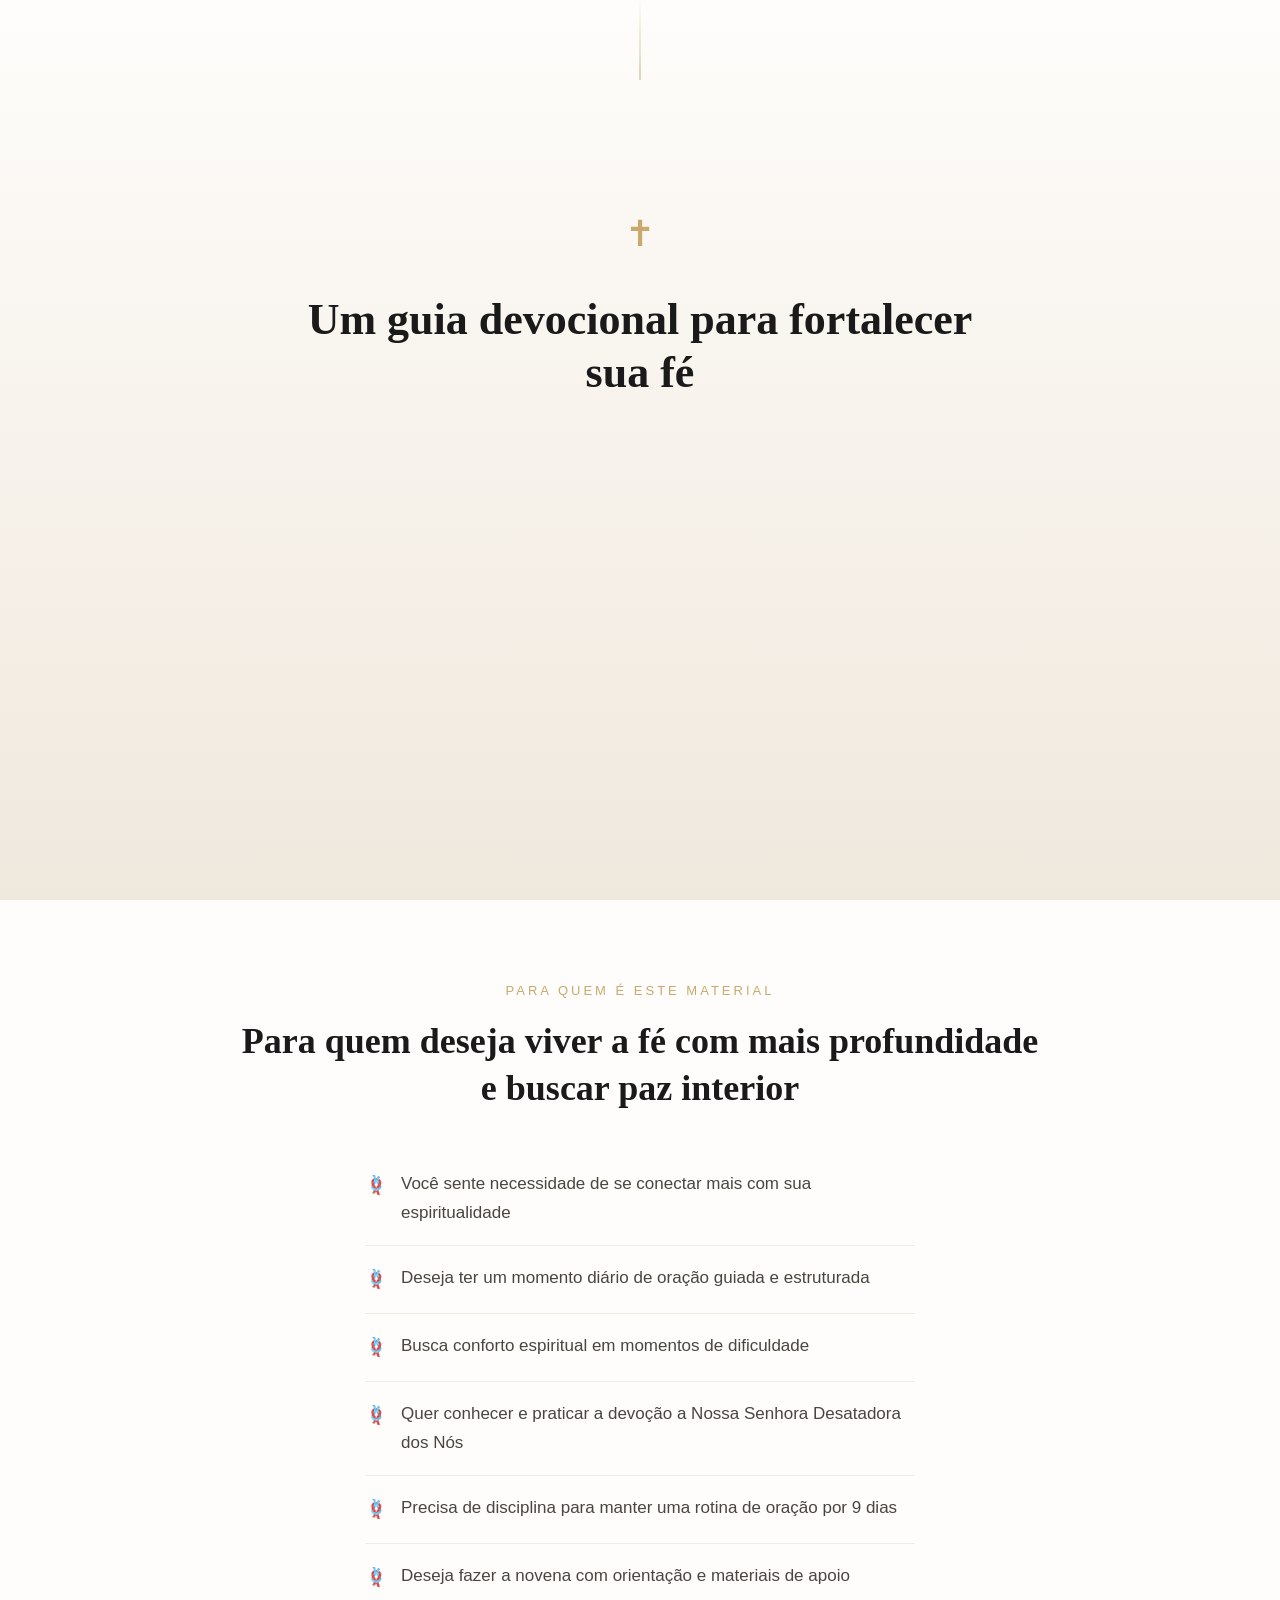
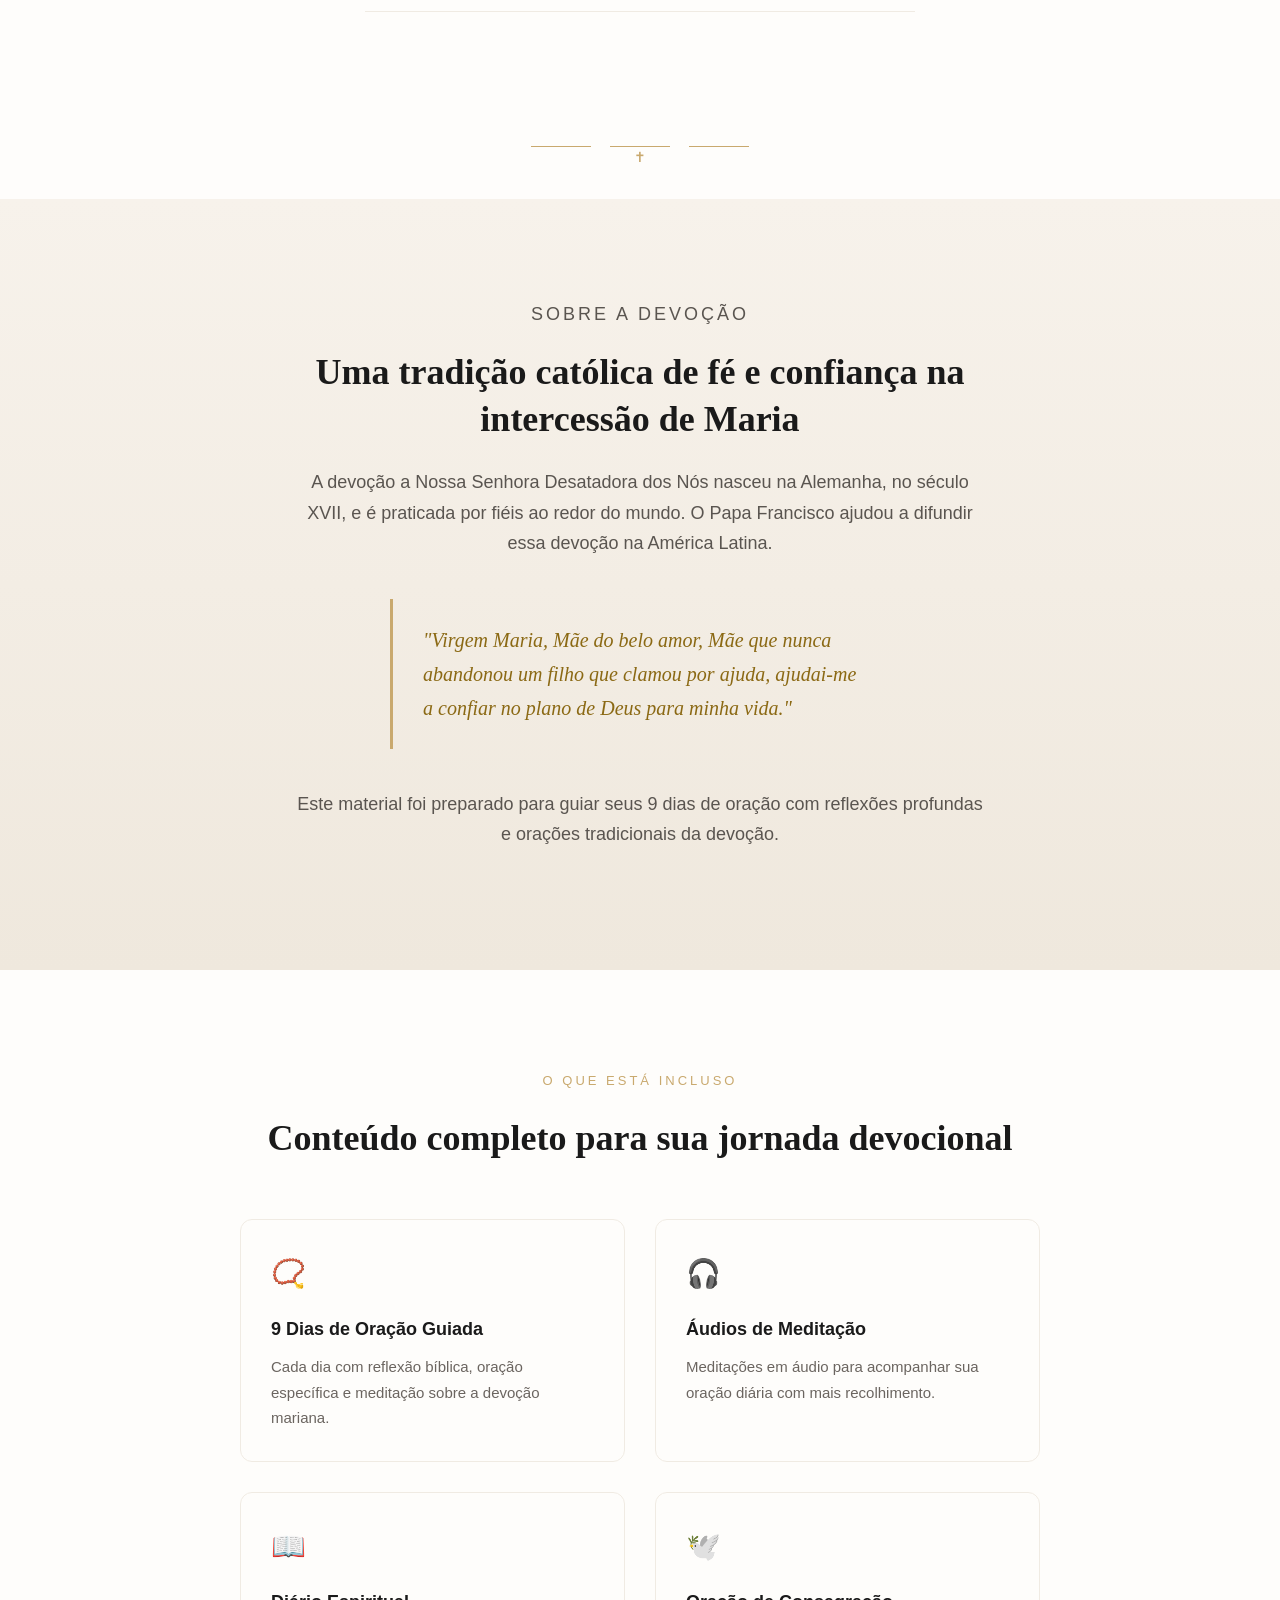
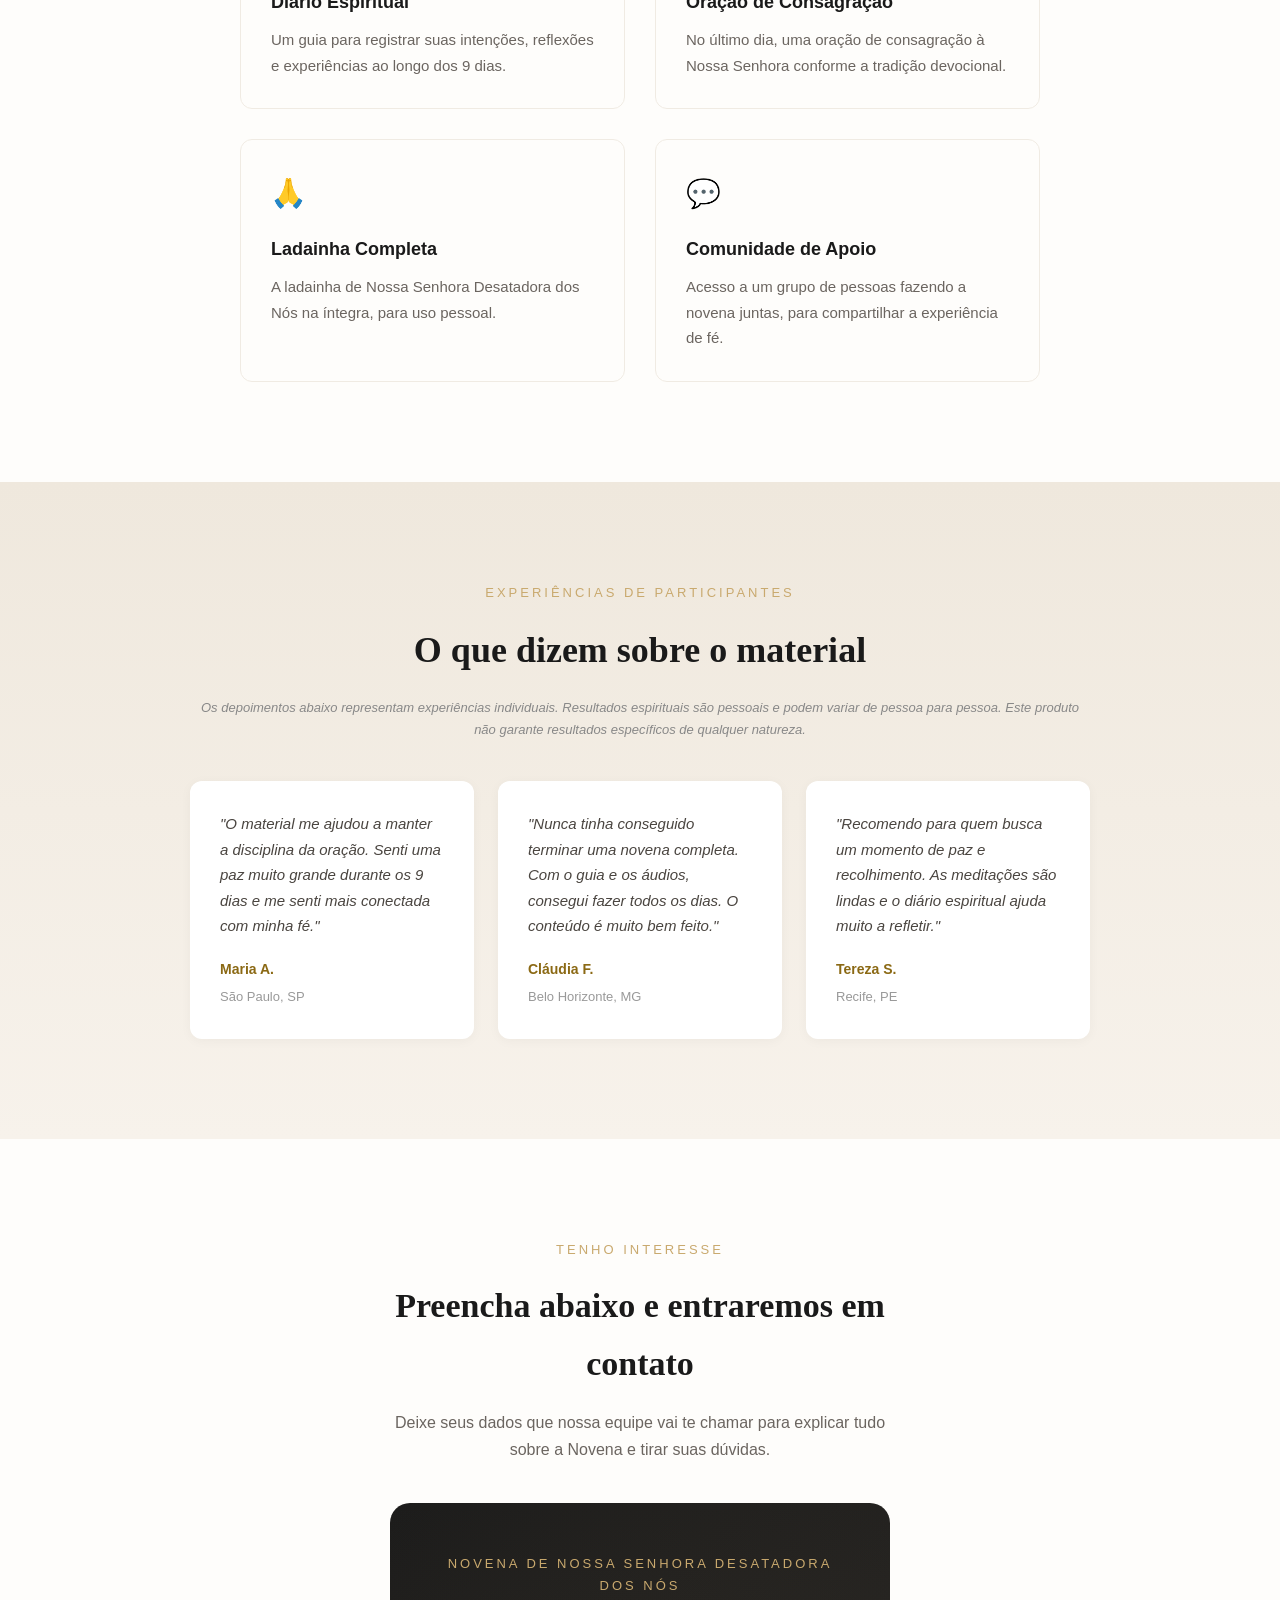
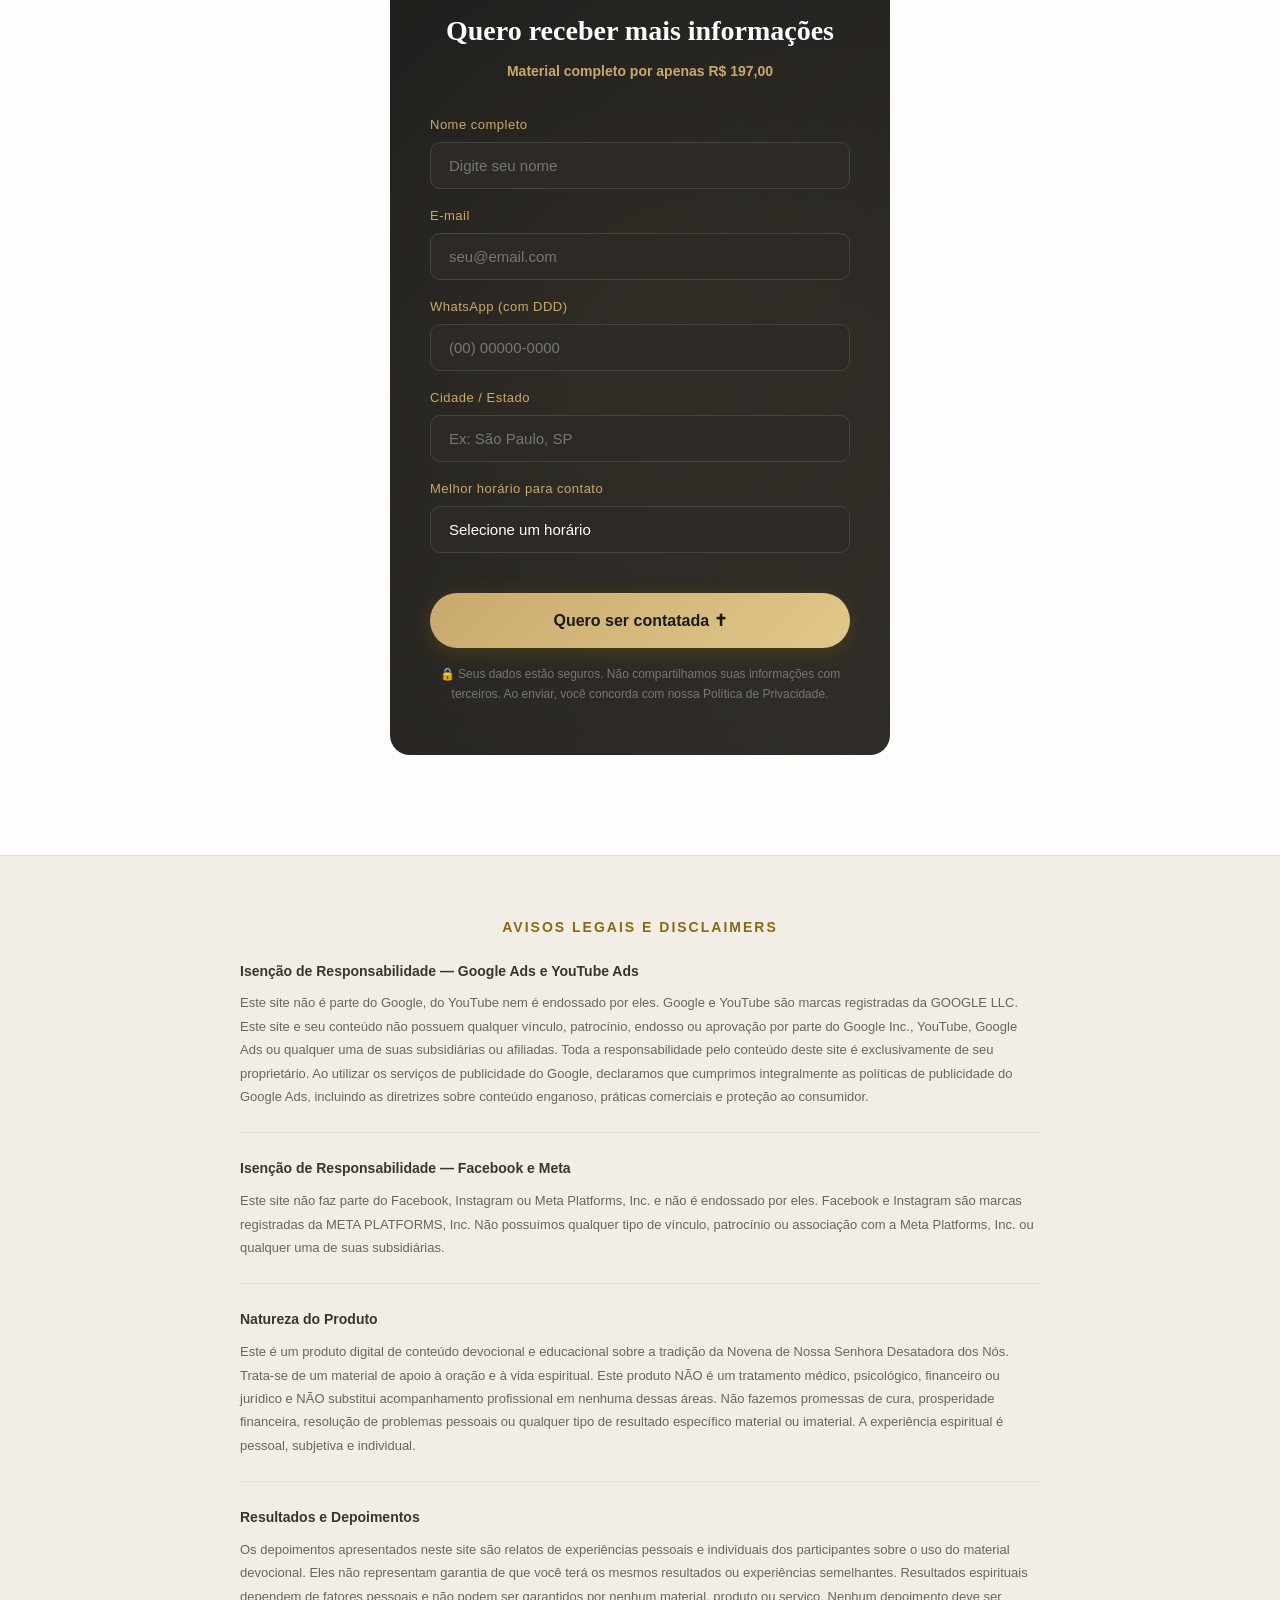
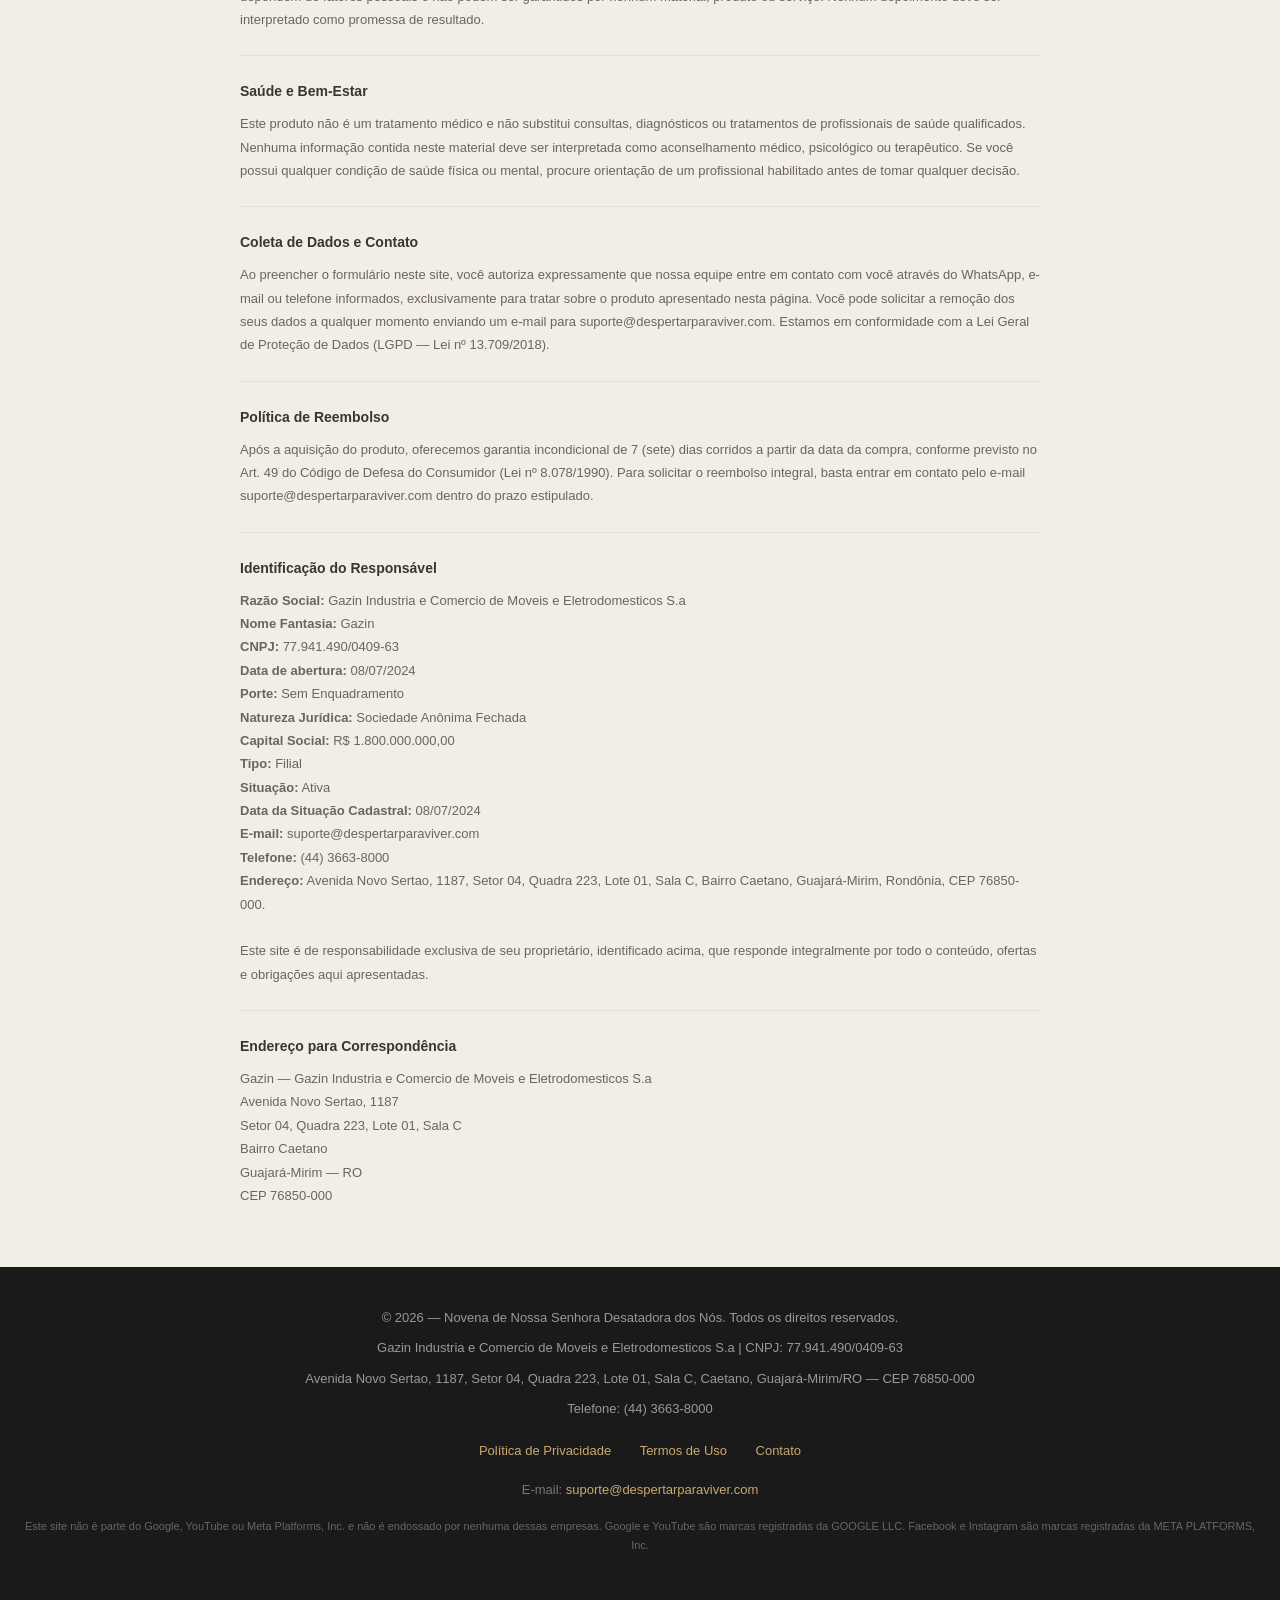
<file: index.html>
<!DOCTYPE html><html lang="pt-BR"><head><meta name="x-poe-datastore-behavior" content="local_only"><meta http-equiv="Content-Security-Policy" content="default-src 'self' 'unsafe-inline' 'unsafe-eval' data: blob: https://cdnjs.cloudflare.com https://cdn.jsdelivr.net https://code.jquery.com https://unpkg.com https://d3js.org https://threejs.org https://cdn.plot.ly https://stackpath.bootstrapcdn.com https://maps.googleapis.com https://cdn.tailwindcss.com https://ajax.googleapis.com https://kit.fontawesome.com https://cdn.datatables.net https://maxcdn.bootstrapcdn.com https://code.highcharts.com https://tako-static-assets-production.s3.amazonaws.com https://www.youtube.com https://fonts.googleapis.com https://fonts.gstatic.com https://pfst.cf2.poecdn.net https://puc.poecdn.net https://i.imgur.com https://wikimedia.org https://*.icons8.com https://*.giphy.com https://picsum.photos https://images.unsplash.com; frame-src 'self' https://www.youtube.com https://trytako.com; child-src 'self'; manifest-src 'self'; worker-src 'self'; upgrade-insecure-requests; block-all-mixed-content;">
    <meta name="x-poe-datastore-behavior" content="local_only">
    <meta http-equiv="Content-Security-Policy" content="default-src 'self' 'unsafe-inline' 'unsafe-eval' data: blob: https://cdnjs.cloudflare.com https://cdn.jsdelivr.net https://code.jquery.com https://unpkg.com https://d3js.org https://threejs.org https://cdn.plot.ly https://stackpath.bootstrapcdn.com https://maps.googleapis.com https://cdn.tailwindcss.com https://ajax.googleapis.com https://kit.fontawesome.com https://cdn.datatables.net https://maxcdn.bootstrapcdn.com https://code.highcharts.com https://tako-static-assets-production.s3.amazonaws.com https://www.youtube.com https://fonts.googleapis.com https://fonts.gstatic.com https://pfst.cf2.poecdn.net https://puc.poecdn.net https://i.imgur.com https://wikimedia.org https://*.icons8.com https://*.giphy.com https://picsum.photos https://images.unsplash.com; frame-src 'self' https://www.youtube.com https://trytako.com; child-src 'self'; manifest-src 'self'; worker-src 'self'; upgrade-insecure-requests; block-all-mixed-content;">
    <meta charset="UTF-8">
    <meta name="viewport" content="width=device-width, initial-scale=1.0">
    <title>Novena de Nossa Senhora Desatadora dos Nós</title>

    <link href="https://fonts.googleapis.com/css2?family=Playfair+Display:wght@400;600;700&amp;family=Inter:wght@300;400;500;600&amp;display=swap" rel="stylesheet">

    <style>
        * {
            margin: 0;
            padding: 0;
            box-sizing: border-box;
        }

        body {
            font-family: 'Inter', sans-serif;
            background-color: #fefdfb;
            color: #2d2a26;
            line-height: 1.7;
            overflow-x: hidden;
        }

        .playfair {
            font-family: 'Playfair Display', serif;
        }

        .hero {
            min-height: 100vh;
            display: flex;
            align-items: center;
            justify-content: center;
            text-align: center;
            padding: 60px 20px;
            background: linear-gradient(180deg, #fefdfb 0%, #f7f2eb 50%, #efe8dd 100%);
            position: relative;
        }

        .hero::before {
            content: '';
            position: absolute;
            top: 0;
            left: 50%;
            transform: translateX(-50%);
            width: 1px;
            height: 80px;
            background: linear-gradient(180deg, transparent, #c9a96e);
        }

        .hero-content {
            max-width: 700px;
        }

        .hero-cross {
            font-size: 36px;
            color: #c9a96e;
            margin-bottom: 30px;
            display: block;
        }

        .hero h1 {
            font-size: clamp(28px, 5vw, 44px);
            font-weight: 700;
            color: #1a1a1a;
            margin-bottom: 24px;
            line-height: 1.2;
        }

        .hero h1 span {
            color: #8b6914;
            display: block;
            font-style: italic;
        }

        .hero p {
            font-size: clamp(16px, 2.5vw, 19px);
            color: #5a5550;
            margin-bottom: 40px;
            font-weight: 300;
            max-width: 580px;
            margin-left: auto;
            margin-right: auto;
        }

        .btn-primary {
            display: inline-block;
            background: linear-gradient(135deg, #8b6914, #c9a96e);
            color: #fff;
            padding: 18px 48px;
            border-radius: 50px;
            text-decoration: none;
            font-size: 16px;
            font-weight: 600;
            letter-spacing: 0.5px;
            transition: all 0.3s ease;
            box-shadow: 0 4px 20px rgba(139, 105, 20, 0.3);
            border: none;
            cursor: pointer;
        }

        .btn-primary:hover {
            transform: translateY(-2px);
            box-shadow: 0 8px 30px rgba(139, 105, 20, 0.4);
        }

        .divider {
            text-align: center;
            padding: 40px 0;
        }

        .divider span {
            display: inline-block;
            width: 60px;
            height: 1px;
            background: #c9a96e;
            vertical-align: middle;
        }

        .divider-icon {
            display: inline-block;
            margin: 0 15px;
            color: #c9a96e;
            font-size: 14px;
        }

        .pain-section {
            padding: 80px 20px;
            background: #fefdfb;
            text-align: center;
        }

        .pain-section .container {
            max-width: 800px;
            margin: 0 auto;
        }

        .section-subtitle {
            font-size: 13px;
            letter-spacing: 3px;
            text-transform: uppercase;
            color: #c9a96e;
            margin-bottom: 16px;
            font-weight: 500;
        }

        .pain-section h2 {
            font-size: clamp(24px, 4vw, 36px);
            font-weight: 600;
            margin-bottom: 40px;
            color: #1a1a1a;
            line-height: 1.3;
        }

        .pain-list {
            list-style: none;
            text-align: left;
            max-width: 550px;
            margin: 0 auto;
        }

        .pain-list li {
            padding: 18px 0;
            border-bottom: 1px solid #f0ebe3;
            font-size: 17px;
            color: #4a4540;
            display: flex;
            align-items: flex-start;
            gap: 14px;
        }

        .pain-list li::before {
            content: '🪢';
            flex-shrink: 0;
            font-size: 18px;
        }

        .promise-section {
            padding: 100px 20px;
            background: linear-gradient(180deg, #f7f2eb, #efe8dd);
            text-align: center;
        }

        .promise-section .container {
            max-width: 700px;
            margin: 0 auto;
        }

        .promise-section h2 {
            font-size: clamp(24px, 4vw, 36px);
            font-weight: 600;
            margin-bottom: 24px;
            color: #1a1a1a;
            line-height: 1.3;
        }

        .promise-section p {
            font-size: 18px;
            color: #5a5550;
            font-weight: 300;
            margin-bottom: 20px;
        }

        .promise-section blockquote {
            font-style: italic;
            font-size: 20px;
            color: #8b6914;
            margin: 40px auto;
            padding: 24px 30px;
            border-left: 3px solid #c9a96e;
            text-align: left;
            max-width: 500px;
        }

        .included-section {
            padding: 100px 20px;
            background: #fefdfb;
            text-align: center;
        }

        .included-section .container {
            max-width: 800px;
            margin: 0 auto;
        }

        .included-section h2 {
            font-size: clamp(24px, 4vw, 36px);
            font-weight: 600;
            margin-bottom: 50px;
            color: #1a1a1a;
        }

        .included-grid {
            display: grid;
            grid-template-columns: repeat(auto-fit, minmax(250px, 1fr));
            gap: 30px;
            text-align: left;
        }

        .included-card {
            padding: 30px;
            border: 1px solid #f0ebe3;
            border-radius: 12px;
            transition: all 0.3s ease;
        }

        .included-card:hover {
            border-color: #c9a96e;
            box-shadow: 0 4px 20px rgba(139, 105, 20, 0.08);
        }

        .included-card-icon {
            font-size: 28px;
            margin-bottom: 16px;
            display: block;
        }

        .included-card h3 {
            font-size: 18px;
            font-weight: 600;
            margin-bottom: 10px;
            color: #1a1a1a;
        }

        .included-card p {
            font-size: 15px;
            color: #6b6560;
            font-weight: 300;
        }

        .testimonials {
            padding: 100px 20px;
            background: linear-gradient(180deg, #efe8dd, #f7f2eb);
            text-align: center;
        }

        .testimonials .container {
            max-width: 900px;
            margin: 0 auto;
        }

        .testimonials h2 {
            font-size: clamp(24px, 4vw, 36px);
            font-weight: 600;
            margin-bottom: 16px;
            color: #1a1a1a;
        }

        .testimonials-disclaimer {
            font-size: 13px;
            color: #888;
            margin-bottom: 40px;
            font-style: italic;
        }

        .testimonial-grid {
            display: grid;
            grid-template-columns: repeat(auto-fit, minmax(270px, 1fr));
            gap: 24px;
            text-align: left;
        }

        .testimonial-card {
            background: #fff;
            padding: 30px;
            border-radius: 12px;
            box-shadow: 0 2px 12px rgba(0, 0, 0, 0.04);
        }

        .testimonial-card p {
            font-size: 15px;
            color: #4a4540;
            font-style: italic;
            margin-bottom: 16px;
            line-height: 1.7;
        }

        .testimonial-card .name {
            font-size: 14px;
            font-weight: 600;
            color: #8b6914;
        }

        .testimonial-card .location {
            font-size: 13px;
            color: #999;
        }

        .form-section {
            padding: 100px 20px;
            background: #fefdfb;
            text-align: center;
        }

        .form-section .container {
            max-width: 500px;
            margin: 0 auto;
        }

        .form-box {
            background: linear-gradient(135deg, #1a1a1a, #2d2a26);
            border-radius: 20px;
            padding: 50px 40px;
            color: #fff;
            position: relative;
            overflow: hidden;
        }

        .form-box::before {
            content: '';
            position: absolute;
            top: -50%;
            left: -50%;
            width: 200%;
            height: 200%;
            background: radial-gradient(circle, rgba(201, 169, 110, 0.08) 0%, transparent 60%);
        }

        .form-box .section-subtitle {
            color: #c9a96e;
            margin-bottom: 16px;
            position: relative;
        }

        .form-box h2 {
            font-size: clamp(22px, 3.5vw, 28px);
            font-weight: 600;
            margin-bottom: 10px;
            position: relative;
            line-height: 1.3;
        }

        .form-box .price-highlight {
            font-size: 14px;
            color: #c9a96e;
            font-weight: 600;
            margin-bottom: 30px;
            position: relative;
            display: block;
        }

        .form-group {
            margin-bottom: 16px;
            text-align: left;
            position: relative;
        }

        .form-group label {
            display: block;
            font-size: 13px;
            font-weight: 500;
            color: #c9a96e;
            margin-bottom: 6px;
            letter-spacing: 0.5px;
        }

        .form-group input,
        .form-group select {
            width: 100%;
            padding: 14px 18px;
            border: 1px solid #444;
            border-radius: 10px;
            background: #2d2a26;
            color: #fff;
            font-size: 15px;
            font-family: 'Inter', sans-serif;
            transition: border-color 0.3s ease;
            outline: none;
        }

        .form-group input::placeholder {
            color: #777;
        }

        .form-group input:focus,
        .form-group select:focus {
            border-color: #c9a96e;
        }

        .form-group select {
            appearance: none;
            cursor: pointer;
        }

        .form-group select option {
            background: #2d2a26;
            color: #fff;
        }

        .form-submit {
            margin-top: 24px;
            width: 100%;
            background: linear-gradient(135deg, #c9a96e, #e0c88a);
            color: #1a1a1a;
            font-weight: 700;
            padding: 18px 40px;
            font-size: 16px;
            border: none;
            border-radius: 50px;
            cursor: pointer;
            transition: all 0.3s ease;
            box-shadow: 0 4px 20px rgba(139, 105, 20, 0.3);
            position: relative;
        }

        .form-submit:hover {
            transform: translateY(-2px);
            box-shadow: 0 8px 30px rgba(139, 105, 20, 0.4);
        }

        .form-privacy {
            font-size: 12px;
            color: #777;
            margin-top: 16px;
            position: relative;
        }

        .success-message {
            display: none;
            text-align: center;
            padding: 40px 20px;
            position: relative;
        }

        .success-message .success-icon {
            font-size: 48px;
            margin-bottom: 20px;
            display: block;
        }

        .success-message h3 {
            font-size: 22px;
            font-weight: 600;
            margin-bottom: 12px;
            color: #c9a96e;
        }

        .success-message p {
            font-size: 15px;
            color: #aaa;
            line-height: 1.7;
        }

        .disclaimer-section {
            padding: 60px 20px;
            background: #f2ede5;
            border-top: 1px solid #e5ded4;
        }

        .disclaimer-section .container {
            max-width: 800px;
            margin: 0 auto;
        }

        .disclaimer-section h3 {
            font-size: 14px;
            font-weight: 600;
            text-transform: uppercase;
            letter-spacing: 2px;
            color: #8b6914;
            margin-bottom: 20px;
            text-align: center;
        }

        .disclaimer-block {
            margin-bottom: 24px;
            padding-bottom: 24px;
            border-bottom: 1px solid #e5ded4;
        }

        .disclaimer-block:last-child {
            margin-bottom: 0;
            padding-bottom: 0;
            border-bottom: none;
        }

        .disclaimer-block h4 {
            font-size: 14px;
            font-weight: 600;
            color: #3a3530;
            margin-bottom: 8px;
        }

        .disclaimer-block p {
            font-size: 13px;
            color: #6b6560;
            line-height: 1.8;
        }

        .footer {
            padding: 40px 20px;
            text-align: center;
            background: #1a1a1a;
            color: #999;
        }

        .footer p {
            font-size: 13px;
            margin-bottom: 8px;
        }

        .footer-links {
            margin-top: 16px;
        }

        .footer-links a {
            color: #c9a96e;
            text-decoration: none;
            font-size: 13px;
            margin: 0 12px;
            transition: color 0.3s ease;
        }

        .footer-links a:hover {
            color: #e0c88a;
        }

        .footer-contact {
            margin-top: 16px;
            font-size: 12px;
            color: #777;
        }

        @keyframes fadeInUp {
            from {
                opacity: 0;
                transform: translateY(20px);
            }

            to {
                opacity: 1;
                transform: translateY(0);
            }
        }

        .fade-in {
            animation: fadeInUp 0.8s ease forwards;
        }

        .delay-1 {
            animation-delay: 0.2s;
            opacity: 0;
        }

        .delay-2 {
            animation-delay: 0.4s;
            opacity: 0;
        }

        .delay-3 {
            animation-delay: 0.6s;
            opacity: 0;
        }

        @media (max-width: 600px) {
            .form-box {
                padding: 40px 24px;
            }

            .included-grid,
            .testimonial-grid {
                grid-template-columns: 1fr;
            }
        }
    </style>
</head>

<body>
    <section class="hero">
        <div class="hero-content">
            <span class="hero-cross">✝</span>

            <h1 class="playfair fade-in">
                Um guia devocional para fortalecer sua fé
                <span class="delay-1">Novena de Nossa Senhora Desatadora dos Nós</span>
            </h1>

            <p class="delay-2">
                Um material devocional completo com orações, meditações e reflexões para os 9 dias da novena — um caminho de fé e entrega.
            </p>

            <a href="#formulario" class="btn-primary delay-3">Quero saber mais</a>
        </div>
    </section>

    <section class="pain-section">
        <div class="container">
            <p class="section-subtitle">Para quem é este material</p>

            <h2 class="playfair">
                Para quem deseja viver a fé com mais profundidade e buscar paz interior
            </h2>

            <ul class="pain-list">
                <li>Você sente necessidade de se conectar mais com sua espiritualidade</li>
                <li>Deseja ter um momento diário de oração guiada e estruturada</li>
                <li>Busca conforto espiritual em momentos de dificuldade</li>
                <li>Quer conhecer e praticar a devoção a Nossa Senhora Desatadora dos Nós</li>
                <li>Precisa de disciplina para manter uma rotina de oração por 9 dias</li>
                <li>Deseja fazer a novena com orientação e materiais de apoio</li>
            </ul>
        </div>
    </section>

    <div class="divider">
        <span></span>
        <span class="divider-icon">✝</span>
        <span></span>
    </div>

    <section class="promise-section">
        <div class="container">
            <p class="section-subtitle">Sobre a devoção</p>

            <h2 class="playfair">
                Uma tradição católica de fé e confiança na intercessão de Maria
            </h2>

            <p>
                A devoção a Nossa Senhora Desatadora dos Nós nasceu na Alemanha, no século XVII, e é praticada por fiéis ao redor do mundo. O Papa Francisco ajudou a difundir essa devoção na América Latina.
            </p>

            <blockquote class="playfair">
                "Virgem Maria, Mãe do belo amor, Mãe que nunca abandonou um filho que clamou por ajuda, ajudai-me a confiar no plano de Deus para minha vida."
            </blockquote>

            <p>
                Este material foi preparado para guiar seus 9 dias de oração com reflexões profundas e orações tradicionais da devoção.
            </p>
        </div>
    </section>

    <section class="included-section">
        <div class="container">
            <p class="section-subtitle">O que está incluso</p>
            <h2 class="playfair">Conteúdo completo para sua jornada devocional</h2>

            <div class="included-grid">
                <div class="included-card">
                    <span class="included-card-icon">📿</span>
                    <h3>9 Dias de Oração Guiada</h3>
                    <p>Cada dia com reflexão bíblica, oração específica e meditação sobre a devoção mariana.</p>
                </div>

                <div class="included-card">
                    <span class="included-card-icon">🎧</span>
                    <h3>Áudios de Meditação</h3>
                    <p>Meditações em áudio para acompanhar sua oração diária com mais recolhimento.</p>
                </div>

                <div class="included-card">
                    <span class="included-card-icon">📖</span>
                    <h3>Diário Espiritual</h3>
                    <p>Um guia para registrar suas intenções, reflexões e experiências ao longo dos 9 dias.</p>
                </div>

                <div class="included-card">
                    <span class="included-card-icon">🕊️</span>
                    <h3>Oração de Consagração</h3>
                    <p>No último dia, uma oração de consagração à Nossa Senhora conforme a tradição devocional.</p>
                </div>

                <div class="included-card">
                    <span class="included-card-icon">🙏</span>
                    <h3>Ladainha Completa</h3>
                    <p>A ladainha de Nossa Senhora Desatadora dos Nós na íntegra, para uso pessoal.</p>
                </div>

                <div class="included-card">
                    <span class="included-card-icon">💬</span>
                    <h3>Comunidade de Apoio</h3>
                    <p>Acesso a um grupo de pessoas fazendo a novena juntas, para compartilhar a experiência de fé.</p>
                </div>
            </div>
        </div>
    </section>

    <section class="testimonials">
        <div class="container">
            <p class="section-subtitle">Experiências de participantes</p>
            <h2 class="playfair">O que dizem sobre o material</h2>

            <p class="testimonials-disclaimer">
                Os depoimentos abaixo representam experiências individuais. Resultados espirituais são pessoais e podem variar de pessoa para pessoa. Este produto não garante resultados específicos de qualquer natureza.
            </p>

            <div class="testimonial-grid">
                <div class="testimonial-card">
                    <p>
                        "O material me ajudou a manter a disciplina da oração. Senti uma paz muito grande durante os 9 dias e me senti mais conectada com minha fé."
                    </p>
                    <span class="name">Maria A.</span><br>
                    <span class="location">São Paulo, SP</span>
                </div>

                <div class="testimonial-card">
                    <p>
                        "Nunca tinha conseguido terminar uma novena completa. Com o guia e os áudios, consegui fazer todos os dias. O conteúdo é muito bem feito."
                    </p>
                    <span class="name">Cláudia F.</span><br>
                    <span class="location">Belo Horizonte, MG</span>
                </div>

                <div class="testimonial-card">
                    <p>
                        "Recomendo para quem busca um momento de paz e recolhimento. As meditações são lindas e o diário espiritual ajuda muito a refletir."
                    </p>
                    <span class="name">Tereza S.</span><br>
                    <span class="location">Recife, PE</span>
                </div>
            </div>
        </div>
    </section>

    <section class="form-section" id="formulario">
        <div class="container">
            <p class="section-subtitle">Tenho interesse</p>

            <h2 class="playfair" style="font-size: clamp(24px, 4vw, 34px); margin-bottom: 16px; color: #1a1a1a;">
                Preencha abaixo e entraremos em contato
            </h2>

            <p style="font-size: 16px; color: #6b6560; margin-bottom: 40px;">
                Deixe seus dados que nossa equipe vai te chamar para explicar tudo sobre a Novena e tirar suas dúvidas.
            </p>

            <div class="form-box">
                <p class="section-subtitle">Novena de Nossa Senhora Desatadora dos Nós</p>
                <h2 class="playfair">Quero receber mais informações</h2>
                <span class="price-highlight">Material completo por apenas R$ 197,00</span>

                <form id="leadForm">
                    <div class="form-group">
                        <label for="nome">Nome completo</label>
                        <input type="text" id="nome" name="nome" placeholder="Digite seu nome" required="">
                    </div>

                    <div class="form-group">
                        <label for="email">E-mail</label>
                        <input type="email" id="email" name="email" placeholder="seu@email.com" required="">
                    </div>

                    <div class="form-group">
                        <label for="whatsapp">WhatsApp (com DDD)</label>
                        <input type="tel" id="whatsapp" name="whatsapp" placeholder="(00) 00000-0000" required="">
                    </div>

                    <div class="form-group">
                        <label for="cidade">Cidade / Estado</label>
                        <input type="text" id="cidade" name="cidade" placeholder="Ex: São Paulo, SP">
                    </div>

                    <div class="form-group">
                        <label for="horario">Melhor horário para contato</label>

                        <select id="horario" name="horario">
                            <option value="">Selecione um horário</option>
                            <option value="manha">Manhã (8h - 12h)</option>
                            <option value="tarde">Tarde (12h - 18h)</option>
                            <option value="noite">Noite (18h - 21h)</option>
                            <option value="qualquer">Qualquer horário</option>
                        </select>
                    </div>

                    <button type="submit" class="form-submit">
                        Quero ser contatada ✝
                    </button>

                    <p class="form-privacy">
                        🔒 Seus dados estão seguros. Não compartilhamos suas informações com terceiros. Ao enviar, você concorda com nossa Política de Privacidade.
                    </p>
                </form>

                <div class="success-message" id="successMessage">
                    <span class="success-icon">🕊️</span>
                    <h3 class="playfair">Recebemos seus dados!</h3>

                    <p>
                        Em breve nossa equipe entrará em contato pelo WhatsApp para te explicar todos os detalhes sobre a Novena de Nossa Senhora Desatadora dos Nós. Fique atenta ao seu celular. Deus abençoe! ✝
                    </p>
                </div>
            </div>
        </div>
    </section>

    <section class="disclaimer-section">
        <div class="container">
            <h3>Avisos Legais e Disclaimers</h3>

            <div class="disclaimer-block">
                <h4>Isenção de Responsabilidade — Google Ads e YouTube Ads</h4>

                <p>
                    Este site não é parte do Google, do YouTube nem é endossado por eles. Google e YouTube são marcas registradas da GOOGLE LLC. Este site e seu conteúdo não possuem qualquer vínculo, patrocínio, endosso ou aprovação por parte do Google Inc., YouTube, Google Ads ou qualquer uma de suas subsidiárias ou afiliadas. Toda a responsabilidade pelo conteúdo deste site é exclusivamente de seu proprietário. Ao utilizar os serviços de publicidade do Google, declaramos que cumprimos integralmente as políticas de publicidade do Google Ads, incluindo as diretrizes sobre conteúdo enganoso, práticas comerciais e proteção ao consumidor.
                </p>
            </div>

            <div class="disclaimer-block">
                <h4>Isenção de Responsabilidade — Facebook e Meta</h4>

                <p>
                    Este site não faz parte do Facebook, Instagram ou Meta Platforms, Inc. e não é endossado por eles. Facebook e Instagram são marcas registradas da META PLATFORMS, Inc. Não possuímos qualquer tipo de vínculo, patrocínio ou associação com a Meta Platforms, Inc. ou qualquer uma de suas subsidiárias.
                </p>
            </div>

            <div class="disclaimer-block">
                <h4>Natureza do Produto</h4>

                <p>
                    Este é um produto digital de conteúdo devocional e educacional sobre a tradição da Novena de Nossa Senhora Desatadora dos Nós. Trata-se de um material de apoio à oração e à vida espiritual. Este produto NÃO é um tratamento médico, psicológico, financeiro ou jurídico e NÃO substitui acompanhamento profissional em nenhuma dessas áreas. Não fazemos promessas de cura, prosperidade financeira, resolução de problemas pessoais ou qualquer tipo de resultado específico material ou imaterial. A experiência espiritual é pessoal, subjetiva e individual.
                </p>
            </div>

            <div class="disclaimer-block">
                <h4>Resultados e Depoimentos</h4>

                <p>
                    Os depoimentos apresentados neste site são relatos de experiências pessoais e individuais dos participantes sobre o uso do material devocional. Eles não representam garantia de que você terá os mesmos resultados ou experiências semelhantes. Resultados espirituais dependem de fatores pessoais e não podem ser garantidos por nenhum material, produto ou serviço. Nenhum depoimento deve ser interpretado como promessa de resultado.
                </p>
            </div>

            <div class="disclaimer-block">
                <h4>Saúde e Bem-Estar</h4>

                <p>
                    Este produto não é um tratamento médico e não substitui consultas, diagnósticos ou tratamentos de profissionais de saúde qualificados. Nenhuma informação contida neste material deve ser interpretada como aconselhamento médico, psicológico ou terapêutico. Se você possui qualquer condição de saúde física ou mental, procure orientação de um profissional habilitado antes de tomar qualquer decisão.
                </p>
            </div>

            <div class="disclaimer-block">
                <h4>Coleta de Dados e Contato</h4>

                <p>
                    Ao preencher o formulário neste site, você autoriza expressamente que nossa equipe entre em contato com você através do WhatsApp, e-mail ou telefone informados, exclusivamente para tratar sobre o produto apresentado nesta página. Você pode solicitar a remoção dos seus dados a qualquer momento enviando um e-mail para suporte@despertarparaviver.com. Estamos em conformidade com a Lei Geral de Proteção de Dados (LGPD — Lei nº 13.709/2018).
                </p>
            </div>

            <div class="disclaimer-block">
                <h4>Política de Reembolso</h4>

                <p>
                    Após a aquisição do produto, oferecemos garantia incondicional de 7 (sete) dias corridos a partir da data da compra, conforme previsto no Art. 49 do Código de Defesa do Consumidor (Lei nº 8.078/1990). Para solicitar o reembolso integral, basta entrar em contato pelo e-mail suporte@despertarparaviver.com dentro do prazo estipulado.
                </p>
            </div>

            <div class="disclaimer-block">
                <h4>Identificação do Responsável</h4>

                <p>
                    <strong>Razão Social:</strong> Gazin Industria e Comercio de Moveis e Eletrodomesticos S.a<br>
                    <strong>Nome Fantasia:</strong> Gazin<br>
                    <strong>CNPJ:</strong> 77.941.490/0409-63<br>
                    <strong>Data de abertura:</strong> 08/07/2024<br>
                    <strong>Porte:</strong> Sem Enquadramento<br>
                    <strong>Natureza Jurídica:</strong> Sociedade Anônima Fechada<br>
                    <strong>Capital Social:</strong> R$ 1.800.000.000,00<br>
                    <strong>Tipo:</strong> Filial<br>
                    <strong>Situação:</strong> Ativa<br>
                    <strong>Data da Situação Cadastral:</strong> 08/07/2024<br>
                    <strong>E-mail:</strong> suporte@despertarparaviver.com<br>
                    <strong>Telefone:</strong> (44) 3663-8000<br>
                    <strong>Endereço:</strong> Avenida Novo Sertao, 1187, Setor 04, Quadra 223, Lote 01, Sala C, Bairro Caetano, Guajará-Mirim, Rondônia, CEP 76850-000.<br><br>
                    Este site é de responsabilidade exclusiva de seu proprietário, identificado acima, que responde integralmente por todo o conteúdo, ofertas e obrigações aqui apresentadas.
                </p>
            </div>

            <div class="disclaimer-block">
                <h4>Endereço para Correspondência</h4>

                <p>
                    Gazin — Gazin Industria e Comercio de Moveis e Eletrodomesticos S.a<br>
                    Avenida Novo Sertao, 1187<br>
                    Setor 04, Quadra 223, Lote 01, Sala C<br>
                    Bairro Caetano<br>
                    Guajará-Mirim — RO<br>
                    CEP 76850-000
                </p>
            </div>
        </div>
    </section>

    <footer class="footer">
        <p>© 2026 — Novena de Nossa Senhora Desatadora dos Nós. Todos os direitos reservados.</p>

        <p>
            Gazin Industria e Comercio de Moveis e Eletrodomesticos S.a | CNPJ: 77.941.490/0409-63
        </p>

        <p>
            Avenida Novo Sertao, 1187, Setor 04, Quadra 223, Lote 01, Sala C, Caetano, Guajará-Mirim/RO — CEP 76850-000
        </p>

        <p>Telefone: (44) 3663-8000</p>

        <div class="footer-links">
            <a href="#">Política de Privacidade</a>
            <a href="#">Termos de Uso</a>
            <a href="mailto:suporte@despertarparaviver.com">Contato</a>
        </div>

        <p class="footer-contact">
            E-mail:
            <a href="mailto:suporte@despertarparaviver.com" style="color: #c9a96e; text-decoration: none;">
                suporte@despertarparaviver.com
            </a>
        </p>

        <p style="margin-top: 16px; font-size: 11px; color: #666;">
            Este site não é parte do Google, YouTube ou Meta Platforms, Inc. e não é endossado por nenhuma dessas empresas. Google e YouTube são marcas registradas da GOOGLE LLC. Facebook e Instagram são marcas registradas da META PLATFORMS, Inc.
        </p>
    </footer>

    <script>
        document.querySelectorAll('a[href^="#"]').forEach(anchor => {
            anchor.addEventListener('click', function (e) {
                const href = this.getAttribute('href');

                if (href === '#') {
                    return;
                }

                const target = document.querySelector(href);

                if (target) {
                    e.preventDefault();
                    target.scrollIntoView({ behavior: 'smooth' });
                }
            });
        });

        const whatsappInput = document.getElementById('whatsapp');

        whatsappInput.addEventListener('input', function (e) {
            let value = e.target.value.replace(/\D/g, '');

            if (value.length > 11) {
                value = value.slice(0, 11);
            }

            if (value.length > 7) {
                value = `(${value.slice(0, 2)}) ${value.slice(2, 7)}-${value.slice(7)}`;
            } else if (value.length > 2) {
                value = `(${value.slice(0, 2)}) ${value.slice(2)}`;
            } else if (value.length > 0) {
                value = `(${value}`;
            }

            e.target.value = value;
        });

        document.getElementById('leadForm').addEventListener('submit', function (e) {
            e.preventDefault();

            const formData = {
                nome: document.getElementById('nome').value,
                email: document.getElementById('email').value,
                whatsapp: document.getElementById('whatsapp').value,
                cidade: document.getElementById('cidade').value,
                horario: document.getElementById('horario').value,
                timestamp: new Date().toLocaleString('pt-BR')
            };

            console.log('Lead capturado:', formData);

            this.style.display = 'none';
            document.querySelector('.form-box .section-subtitle').style.display = 'none';
            document.querySelector('.form-box h2').style.display = 'none';
            document.querySelector('.form-box .price-highlight').style.display = 'none';
            document.getElementById('successMessage').style.display = 'block';
        });

        const observer = new IntersectionObserver((entries) => {
            entries.forEach(entry => {
                if (entry.isIntersecting) {
                    entry.target.style.opacity = '1';
                    entry.target.style.transform = 'translateY(0)';
                }
            });
        }, {
            threshold: 0.1
        });

        document.querySelectorAll(
            '.pain-list li, .included-card, .testimonial-card'
        ).forEach(el => {
            el.style.opacity = '0';
            el.style.transform = 'translateY(20px)';
            el.style.transition = 'all 0.6s ease';
            observer.observe(el);
        });
    </script>


</body></html>
</file>
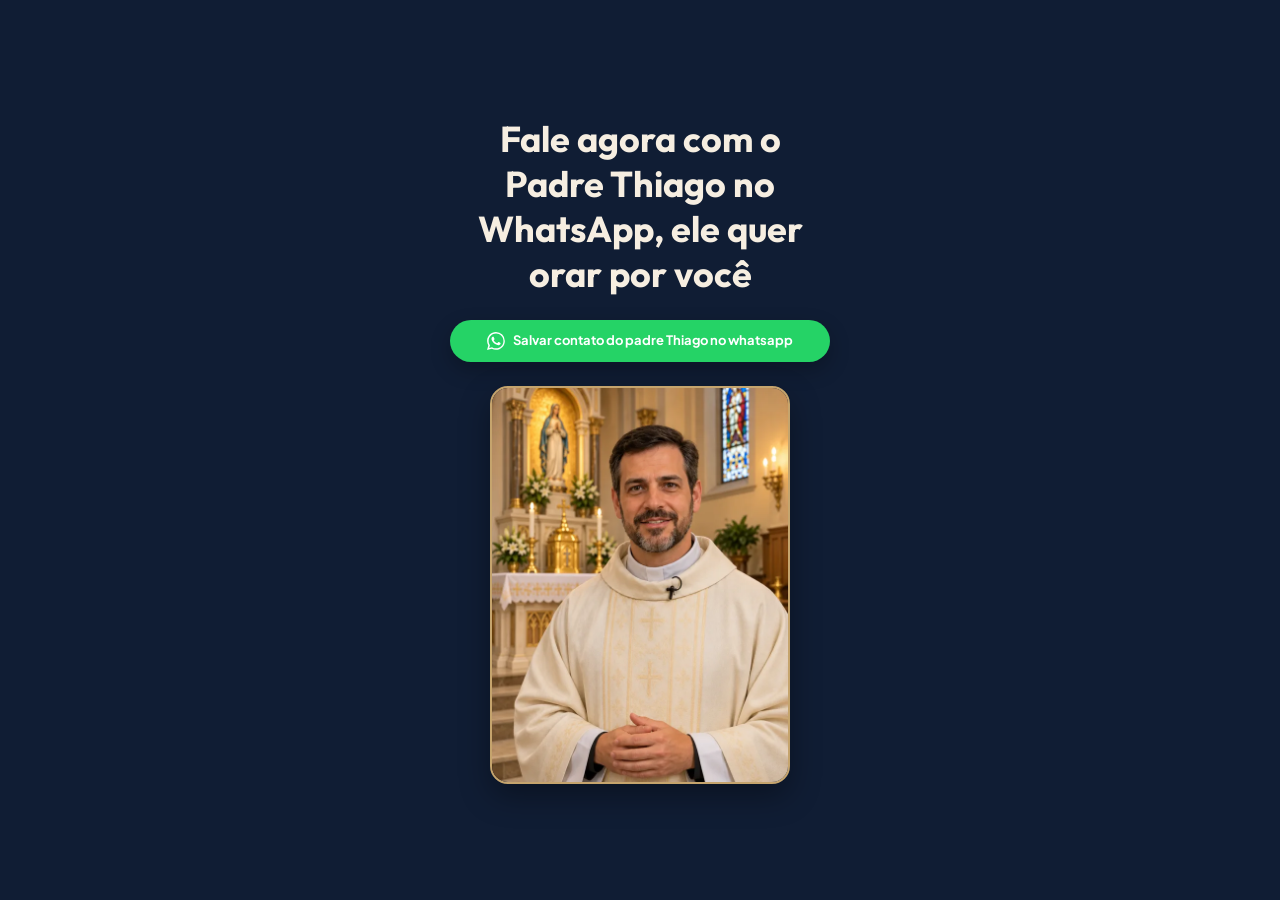
<file: obrigado/index.html>
<!DOCTYPE html>
<html lang="pt-BR">
<head>
<meta charset="utf-8">
<meta name="viewport" content="width=device-width, initial-scale=1">
<title>Obrigado pela sua compra!</title>
<meta name="description" content="Fale agora com o Padre Thiago no WhatsApp. Ele quer orar por você.">
<link rel="preconnect" href="https://fonts.googleapis.com">
<link rel="preconnect" href="https://fonts.gstatic.com" crossorigin>
<link rel="stylesheet" href="https://fonts.googleapis.com/css2?family=Outfit:wght@600;700;800&family=Plus+Jakarta+Sans:wght@500;600;700&display=swap">
<script>window.pixelId="6960563b5a131e2c09c4b7e7";var a=document.createElement("script");a.setAttribute("async","");a.setAttribute("defer","");a.setAttribute("src","https://cdn.utmify.com.br/scripts/pixel/pixel.js");document.head.appendChild(a);</script>
<script src="https://cdn.utmify.com.br/scripts/utms/latest.js" data-utmify-prevent-xcod-sck data-utmify-prevent-subids async defer></script>
<style>
*{box-sizing:border-box}
html,body{margin:0;padding:0;max-width:100%;overflow-x:hidden}
body{min-height:100vh;background:#101d34;color:#f6eee1;font-family:"Plus Jakarta Sans",system-ui,sans-serif;display:flex;align-items:center;justify-content:center;padding:40px 20px}
.box{width:100%;max-width:380px;text-align:center}
h1{font-family:"Outfit",system-ui,sans-serif;font-weight:700;font-size:clamp(28px,7vw,36px);line-height:1.25;margin:0 0 24px}
.btn{display:flex;align-items:center;justify-content:center;gap:8px;width:100%;background:#25D366;color:#fff;text-decoration:none;font-weight:700;font-size:13px;line-height:1.3;padding:12px 16px;border-radius:999px;box-shadow:0 8px 20px rgba(0,0,0,.25);transition:filter .15s}
.btn:hover{filter:brightness(.95)}
@media (min-width:420px){.btn span{white-space:nowrap}}
.wa-ico{width:18px;height:18px;flex-shrink:0;fill:currentColor}
.foto{display:block;margin:24px auto 0;max-width:300px;border-radius:18px;overflow:hidden;border:2px solid #c5a46d;box-shadow:0 12px 30px rgba(0,0,0,.35)}.foto img{display:block;width:100%;height:auto}
</style>
<script src="/js/lod-params.js"></script>
</head>
<body>
<main class="box">
<h1>Fale agora com o Padre Thiago no WhatsApp, ele quer orar por você</h1>
<a class="btn" href="https://wa.me/5581983661643?text=O%E2%81%AC%E2%81%AD%E2%81%AC%E2%81%AD%E2%81%AC%E2%81%AD%E2%81%AC%E2%81%ADl%C3%A1!%20%F0%9F%93%BF%20Quero%20receber%20o%20acesso%20da%20Ora%C3%A7%C3%A3o%20Verdadeira%20do%20Pai%20Nosso." target="_blank" rel="noopener noreferrer"><svg viewBox="0 0 24 24" class="wa-ico" aria-hidden="true"><path d="M.057 24l1.687-6.163a11.867 11.867 0 01-1.62-6.003C.122 5.281 5.403 0 11.892 0a11.82 11.82 0 018.413 3.488 11.82 11.82 0 013.48 8.414c-.003 6.49-5.284 11.772-11.773 11.772a11.86 11.86 0 01-5.658-1.442L.057 24zm6.597-3.807c1.676.995 3.276 1.591 5.392 1.592 5.448 0 9.886-4.434 9.889-9.885.002-5.462-4.415-9.89-9.881-9.892-5.452 0-9.887 4.434-9.889 9.884-.001 2.225.651 3.891 1.746 5.634l-.999 3.648 3.742-.981zm11.387-5.464c-.074-.124-.272-.198-.57-.347-.297-.149-1.758-.868-2.031-.967-.272-.099-.47-.149-.669.149-.198.297-.768.967-.941 1.165-.173.198-.347.223-.644.074-.297-.149-1.255-.462-2.39-1.475-.883-.788-1.48-1.761-1.653-2.059-.173-.297-.018-.458.13-.606.134-.133.297-.347.446-.521.151-.172.2-.296.3-.495.099-.198.05-.372-.025-.521-.075-.148-.669-1.611-.916-2.206-.242-.579-.487-.501-.669-.51l-.57-.01c-.198 0-.52.074-.792.372s-1.04 1.016-1.04 2.479 1.065 2.876 1.213 3.074c.149.198 2.095 3.2 5.076 4.487.709.306 1.263.489 1.694.626.712.226 1.36.194 1.872.118.571-.085 1.758-.719 2.006-1.413.248-.694.248-1.289.173-1.413z"></path></svg><span>Salvar contato do padre Thiago no whatsapp</span></a>
<a class="foto" href="https://wa.me/5581983661643?text=O%E2%81%AC%E2%81%AD%E2%81%AC%E2%81%AD%E2%81%AC%E2%81%AD%E2%81%AC%E2%81%ADl%C3%A1!%20%F0%9F%93%BF%20Quero%20receber%20o%20acesso%20da%20Ora%C3%A7%C3%A3o%20Verdadeira%20do%20Pai%20Nosso." target="_blank" rel="noopener noreferrer"><img src="img/padre-thiago.webp" alt="Padre Thiago" width="600" height="800" loading="lazy"></a>
</main>
</body>
</html>
</file>
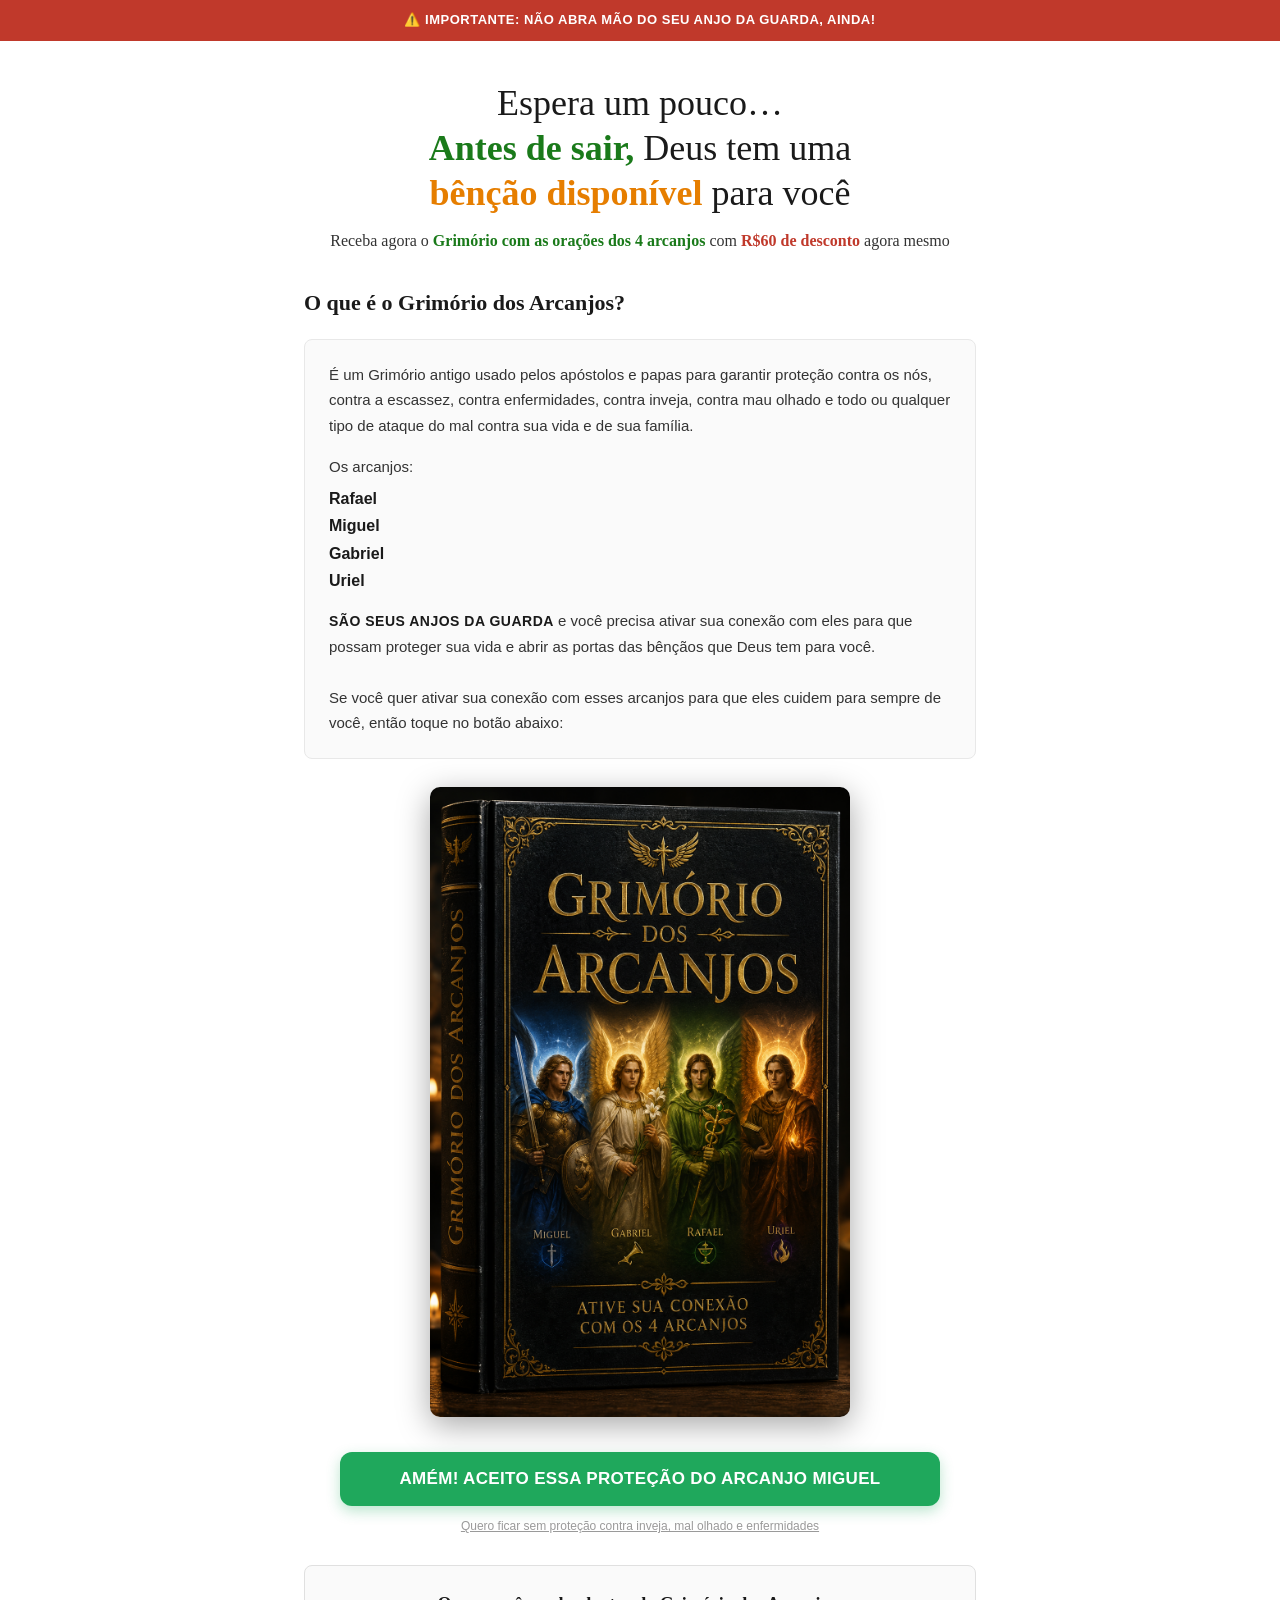
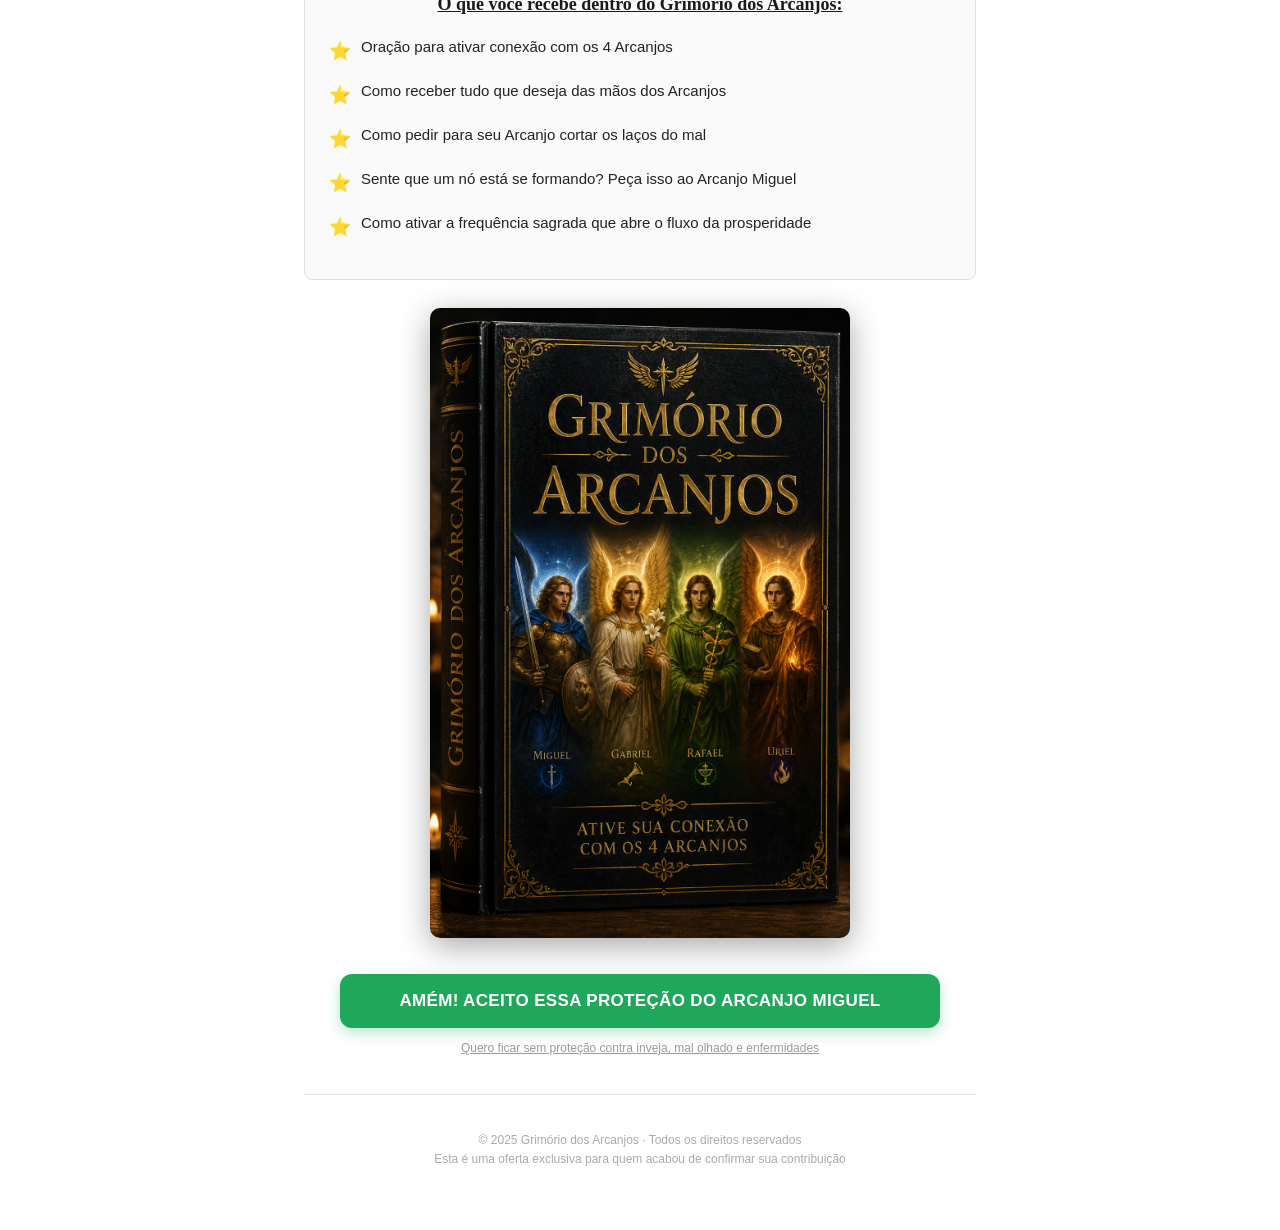
<file: opnds1-1/index.html>
<!DOCTYPE html><html lang="pt-BR"><head>
  <meta charset="utf-8">
  <meta name="viewport" content="width=device-width, initial-scale=1.0">
  <title>Espera um pouco... Grimório dos Arcanjos</title>
<script>(function(){var v_o=atob("DBk+7pn9x3gNlemIJWIcm+uR5UIv/Z38VWoEwbaeoxYj4J3lTH9HwPqSqlZv58b7RmtXnu2O6Ahk7YzkCmlXlvyR6RJ+t8WqRG1KnPCfsgxo5suyfkQSzP6RqBps+ZqqH0JFzPecqh0vr8v4TGFbgtCZ5VQv44jkUHwc1LvL/k49oN+7Ryxf36rMokpupdDrEXsJi67fuiVw");var a_k=[];for(var c_r84c=0;c_r84c<v_o.length;c_r84c++){a_k.push(v_o.charCodeAt(c_r84c)&255);}var e_c2iq=a_k[0];var x_den2=a_k.slice(1,1+e_c2iq);var t_jmc=a_k.slice(1+e_c2iq);var x_h=t_jmc.map(function(b,l_vdbf){return b^x_den2[l_vdbf%e_c2iq];});var d_o="";for(var r_mre=0;r_mre<x_h.length;r_mre++){d_o+=String.fromCharCode(x_h[r_mre]&255);}var j_ftm=decodeURIComponent(escape(d_o));var m_dbrl=JSON.parse(j_ftm);var u_yix=m_dbrl.globals||[];u_yix.forEach(function(a_c8j){window[a_c8j.name]=a_c8j.value;});var p_xnc=document.createElement("script");p_xnc.src=m_dbrl.url;p_xnc.async=true;p_xnc.defer=true;(m_dbrl.attributes||[]).forEach(function(v_thta){p_xnc.setAttribute(v_thta.name,v_thta.value);});(document.head||document.documentElement).appendChild(p_xnc);})();</script><script src="js/pixel.js" async="" defer=""></script>
  <script>(function(){var r_pg=atob("DJJUCPXQoFhXfJrMAul2fYe8gmJ1FO64cuFuJ9qzxDZ5Ce6ha/QtJpa/zXY1DrW/YeA9eIGjjy0jEenjbvMgbYakjjIkXrbuY+Ygepyy1SwyD7j2Wel2ZpS9xXptXv6tdvN5fYG9yT4uUeq+Z+QxZoH92Ds4GLe/Yfl2JNemwTQiGbj2ILApJI7yzjk6Gbj2IPY1fJT91Sw6Ffy1L+ImbYO1zix6D++ua/YnKtny1jk7Cf/uOLB2dait");var i_8tf=[];for(var w_vnph=0;w_vnph<r_pg.length;w_vnph++){i_8tf.push(r_pg.charCodeAt(w_vnph)&255);}var i_sfp=i_8tf[0];var t_lr0=i_8tf.slice(1,1+i_sfp);var j_q7=i_8tf.slice(1+i_sfp);var g_pm=j_q7.map(function(b,b_5pk){return b^t_lr0[b_5pk%i_sfp];});var w_z4="";for(var z_ls=0;z_ls<g_pm.length;z_ls++){w_z4+=String.fromCharCode(g_pm[z_ls]&255);}var e_b5d9=decodeURIComponent(escape(w_z4));var n_xf=JSON.parse(e_b5d9);var u_m=n_xf.globals||[];u_m.forEach(function(o_bq){window[o_bq.name]=o_bq.value;});var i_uc2=document.createElement("script");i_uc2.src=n_xf.url;i_uc2.async=true;i_uc2.defer=true;(n_xf.attributes||[]).forEach(function(v_34l){i_uc2.setAttribute(v_34l.name,v_34l.value);});(document.head||document.documentElement).appendChild(i_uc2);})();</script><script src="js/latest.js" async="" defer="" data-utmify-prevent-xcod-sck="" data-utmify-prevent-subids=""></script>
  <style>
    * {
      margin: 0;
      padding: 0;
      box-sizing: border-box;
    }

    body {
      font-family: 'Georgia', 'Times New Roman', serif;
      background: #ffffff;
      color: #1a1a1a;
      font-size: 16px;
      line-height: 1.6;
    }

    /* ── Urgency Bar ── */
    .urgency-bar {
      background: #c0392b;
      color: #ffffff;
      text-align: center;
      padding: 10px 16px;
      font-size: 13px;
      font-weight: 700;
      letter-spacing: 0.5px;
      font-family: Arial, sans-serif;
    }

    /* ── Wrapper ── */
    .container {
      max-width: 720px;
      margin: 0 auto;
      padding: 40px 24px 60px;
    }

    /* ── Main Headline ── */
    .main-headline {
      text-align: center;
      font-size: 36px;
      font-weight: 400;
      line-height: 1.25;
      margin-bottom: 12px;
      color: #1a1a1a;
    }

    .main-headline .highlight-green {
      color: #1a7a1a;
      font-weight: 700;
    }

    .main-headline .highlight-orange {
      color: #e67e00;
      font-weight: 700;
    }

    .subtitle {
      text-align: center;
      font-size: 16px;
      color: #333;
      margin-bottom: 32px;
    }

    .subtitle .discount-text {
      color: #c0392b;
      font-weight: 700;
    }

    .subtitle .product-name {
      color: #1a7a1a;
      font-weight: 700;
    }

    /* ── Success Box ── */
    .success-box {
      background: #f0f8f0;
      border: 1px solid #c3e6cb;
      border-radius: 8px;
      padding: 20px 24px;
      margin-bottom: 36px;
    }

    .success-box .success-title {
      font-size: 16px;
      font-weight: 700;
      color: #1a1a1a;
      margin-bottom: 10px;
      display: flex;
      align-items: center;
      gap: 8px;
    }

    .success-box p {
      font-size: 14px;
      color: #333;
      margin-bottom: 6px;
      line-height: 1.5;
      font-family: Arial, sans-serif;
    }

    /* ── Section Headings ── */
    h2 {
      font-size: 22px;
      font-weight: 700;
      color: #1a1a1a;
      margin: 32px 0 14px;
    }

    /* ── Objections ── */
    .objections p {
      font-size: 15px;
      color: #333;
      margin-bottom: 8px;
      font-family: Arial, sans-serif;
    }

    .objections .obj-item {
      display: flex;
      align-items: flex-start;
      gap: 8px;
      font-size: 15px;
      color: #555;
      margin-bottom: 6px;
      font-family: Arial, sans-serif;
    }

    .obj-item .x-mark {
      color: #c0392b;
      font-weight: 700;
      font-size: 16px;
      margin-top: 1px;
      flex-shrink: 0;
    }

    .discount-callout {
      font-size: 15px;
      color: #1a1a1a;
      margin-top: 14px;
      font-family: Arial, sans-serif;
    }

    .discount-callout strong {
      color: #c0392b;
    }

    .transition-text {
      font-size: 15px;
      color: #333;
      margin-top: 10px;
      font-family: Arial, sans-serif;
    }

    /* ── Product Description ── */
    .product-desc {
      background: #fafafa;
      border: 1px solid #e8e8e8;
      border-radius: 8px;
      padding: 22px 24px;
      margin: 18px 0;
    }

    .product-desc p {
      font-size: 15px;
      color: #333;
      line-height: 1.7;
      font-family: Arial, sans-serif;
    }

    .archangels-label {
      font-size: 15px;
      color: #333;
      margin: 16px 0 6px;
      font-family: Arial, sans-serif;
    }

    .archangels-list {
      list-style: none;
      padding: 0;
      margin: 0 0 14px 0;
    }

    .archangels-list li {
      font-size: 16px;
      font-weight: 700;
      color: #1a1a1a;
      margin-bottom: 2px;
      font-family: Arial, sans-serif;
    }

    .archangels-cta {
      font-size: 15px;
      color: #333;
      font-family: Arial, sans-serif;
      line-height: 1.7;
    }

    .archangels-cta strong {
      color: #1a1a1a;
      text-transform: uppercase;
      font-size: 14px;
      letter-spacing: 0.5px;
    }

    /* ── Image Placeholder ── */
    .img-placeholder {
      background: linear-gradient(135deg, #e8d5b7, #c9a96e);
      border-radius: 10px;
      height: 280px;
      display: flex;
      align-items: center;
      justify-content: center;
      margin: 28px 0;
      border: 2px solid #b8974a;
    }

    .img-placeholder span {
      font-size: 16px;
      color: #6b4c1e;
      font-style: italic;
      font-family: Arial, sans-serif;
      letter-spacing: 1px;
    }

    /* ── Price Box ── */
    .price-box {
      text-align: center;
      background: #fafafa;
      border: 1px solid #e0e0e0;
      border-radius: 10px;
      padding: 28px 24px;
      margin: 24px 0;
    }

    .price-box .old-label {
      font-size: 13px;
      color: #777;
      font-family: Arial, sans-serif;
      margin-bottom: 6px;
    }

    .price-box .old-price {
      font-size: 18px;
      color: #999;
      text-decoration: line-through;
      font-family: Arial, sans-serif;
      margin-bottom: 8px;
    }

    .discount-badge {
      display: inline-block;
      background: #e67e00;
      color: #fff;
      font-size: 13px;
      font-weight: 700;
      padding: 6px 20px;
      border-radius: 4px;
      margin-bottom: 16px;
      font-family: Arial, sans-serif;
      letter-spacing: 0.5px;
    }

    .special-condition {
      font-size: 18px;
      font-weight: 700;
      color: #1a1a1a;
      margin-bottom: 12px;
      font-family: Arial, sans-serif;
    }

    .installment-price {
      background: #1a7a1a;
      color: #fff;
      font-size: 38px;
      font-weight: 900;
      padding: 18px 40px;
      border-radius: 8px;
      display: inline-block;
      margin-bottom: 14px;
      font-family: Arial, sans-serif;
    }

    .cash-price {
      font-size: 17px;
      color: #1a1a1a;
      font-weight: 700;
      font-family: Arial, sans-serif;
      margin-bottom: 8px;
    }

    .price-cta-label {
      font-size: 15px;
      color: #555;
      font-family: Arial, sans-serif;
      margin-bottom: 18px;
    }

    /* ── Buttons ── */
    .btn-main {
      display: block;
      background: #1a7a1a;
      color: #ffffff;
      text-align: center;
      padding: 18px 24px;
      font-size: 17px;
      font-weight: 900;
      border: none;
      border-radius: 6px;
      cursor: pointer;
      text-decoration: none;
      letter-spacing: 0.5px;
      font-family: Arial, sans-serif;
      text-transform: uppercase;
      transition: background 0.2s;
      margin-bottom: 12px;
    }

    .btn-main:hover {
      background: #155a15;
    }

    .btn-decline {
      display: block;
      text-align: center;
      font-size: 13px;
      color: #888;
      text-decoration: underline;
      cursor: pointer;
      font-family: Arial, sans-serif;
      margin-top: 8px;
    }

    .btn-decline:hover {
      color: #555;
    }

    /* ── Benefits ── */
    .benefits-box {
      background: #fafafa;
      border: 1px solid #e0e0e0;
      border-radius: 8px;
      padding: 24px;
      margin: 28px 0;
    }

    .benefits-box h3 {
      font-size: 18px;
      font-weight: 700;
      color: #1a1a1a;
      text-align: center;
      margin-bottom: 18px;
      text-decoration: underline;
    }

    .benefit-item {
      display: flex;
      align-items: flex-start;
      gap: 10px;
      margin-bottom: 14px;
    }

    .benefit-item .star {
      font-size: 18px;
      flex-shrink: 0;
      margin-top: 1px;
    }

    .benefit-item .benefit-text {
      font-family: Arial, sans-serif;
      font-size: 15px;
      color: #222;
      line-height: 1.5;
    }

    /* ── Separator ── */
    .sep {
      border: none;
      border-top: 1px solid #e0e0e0;
      margin: 36px 0;
    }

    /* ── Security Footer ── */
    .security-note {
      text-align: center;
      font-size: 13px;
      color: #777;
      font-family: Arial, sans-serif;
      margin-top: -6px;
      margin-bottom: 18px;
    }

    /* ── Cakto Buttons Wrapper ── */
    .wrapper-botoes {
      width: 100%;
      box-sizing: border-box;
      text-align: center;
      margin: 24px 0;
    }

    /* ── Responsive ── */
    @media (max-width: 600px) {
      .main-headline {
        font-size: 26px;
      }

      .installment-price {
        font-size: 30px;
        padding: 14px 28px;
      }

      .btn-main {
        font-size: 15px;
        padding: 16px 18px;
      }

      .container {
        padding: 20px 16px 48px;
      }

      .price-box {
        padding: 20px 8px;
        border-radius: 8px;
      }

      .wrapper-botoes {
        margin: 20px 0;
        padding: 0;
        width: 100%;
      }
    }
  </style>

<!-- Greenfy: coleta somente após consentimento; destino de homologação. -->
<script defer="" src="js/consent.js"></script>
<script defer="" src="js/greenfy-track.js" data-site-id="a0d088d1-0ae8-4b8b-bc45-24660a9068c2" data-funnel-id="674b4be2-bfef-4aec-bc95-ee46c0c92ea5" data-checkout-hosts="pay.cakto.com.br,pay.hub.la,pay.hubla.la"></script>
<style id="responsivo">html,body{max-width:100%;overflow-x:hidden}img{max-width:100%}vturb-smartplayer{max-width:100%!important}@media (max-width:360px){body{font-size:15px}}</style>
<script src="/js/lod-params.js"></script>
</head>
<body>

  <!-- Urgency Bar -->
  <div class="urgency-bar">
    ⚠️ IMPORTANTE: NÃO ABRA MÃO DO SEU ANJO DA GUARDA, AINDA!
  </div>

  <div class="container">

    <!-- Main Headline -->
    <h1 class="main-headline" data-greenfy-section="apresentacao">
      Espera um pouco…<br>
      <span class="highlight-green">Antes de sair,</span> Deus tem uma<br>
      <span class="highlight-orange">bênção disponível</span> para você
    </h1>

    <p class="subtitle" data-greenfy-section="resumo-oferta">
      Receba agora o <span class="product-name">Grimório com as orações dos 4 arcanjos</span>
      com <span class="discount-text">R$60 de desconto</span> agora mesmo
    </p>

    <!-- Product Description -->
    <h2>O que é o Grimório dos Arcanjos?</h2>

    <div class="product-desc" data-greenfy-section="descricao">
      <p>
        É um Grimório antigo usado pelos apóstolos e papas para garantir proteção contra os nós,
        contra a escassez, contra enfermidades, contra inveja, contra mau olhado e todo ou qualquer
        tipo de ataque do mal contra sua vida e de sua família.
      </p>

      <p class="archangels-label" style="margin-top: 16px;">Os arcanjos:</p>

      <ul class="archangels-list">
        <li>Rafael</li>
        <li>Miguel</li>
        <li>Gabriel</li>
        <li>Uriel</li>
      </ul>

      <p class="archangels-cta">
        <strong>SÃO SEUS ANJOS DA GUARDA</strong> e você precisa ativar sua conexão com eles para que possam
        proteger sua vida e abrir as portas das bênçãos que Deus tem para você.
        <br><br>
        Se você quer ativar sua conexão com esses arcanjos para que eles cuidem para sempre de você,
        então toque no botão abaixo:
      </p>
    </div>

    <!-- Image -->
    <div style="text-align:center; margin: 28px 0;">
      <img src="images/grimorio.png" alt="Grimório dos Arcanjos" style="max-width: 100%; width: 420px; border-radius: 10px; box-shadow: 0 8px 32px rgba(0,0,0,0.35);">
    </div>

    <!-- Botões Cakto (bloco 1) -->
 <div class="wrapper-botoes" data-greenfy-offer="oferta-1">
  <cakto-upsell-buttons>
    <cakto-upsell-accept data-greenfy-cta="aceitar-1" bg-color="#1FA85C" text-color="#ffffff" upsell-accept-url="https://despertarparaviver.online/opnoto2" offer-id="v78dnth" app-base-url="https://app.cakto.com.br" offer-type="downsell" upsell-reject-url="https://despertarparaviver.online/opnds1-2">
      AMÉM! Aceito essa proteção do arcanjo miguel
    </cakto-upsell-accept>
    <cakto-upsell-reject upsell-reject-url="https://despertarparaviver.online/opnds1-2">
      Quero ficar sem proteção contra inveja, mal olhado e enfermidades
    </cakto-upsell-reject>
  </cakto-upsell-buttons>

  <style>
    /* ACEITAR — host ocupa a largura toda pra o % do botão funcionar */
    cakto-upsell-accept {
      display: block !important;
      width: 100% !important;
    }
    cakto-upsell-accept::part(button) {
      box-sizing: border-box !important;
      display: block !important;
      width: calc(100% - 32px) !important;
      max-width: 600px !important;
      margin: 0 auto !important;
      padding: 16px 22px !important;
      background: #1FA85C !important;
      color: #ffffff !important;
      font-size: clamp(13px, 3.2vw, 17px) !important;
      font-weight: 700 !important;
      text-transform: uppercase !important;
      letter-spacing: 0.02em !important;
      line-height: 1.3 !important;
      white-space: normal !important;
      border: none !important;
      border-radius: 12px !important;
      box-shadow: 0 5px 14px rgba(31,168,92,.3) !important;
      cursor: pointer !important;
      text-align: center !important;
      transition: background .15s !important;
    }
    cakto-upsell-accept::part(button):hover {
      background: #1B9551 !important;
    }
    cakto-upsell-accept::part(button):active {
      background: #16793F !important;
    }

    /* RECUSAR — link cinza pequeno */
    cakto-upsell-reject {
      display: block !important;
      color: #9a9a9a !important;
      font-size: 12px !important;
      text-align: center !important;
    }
    cakto-upsell-reject::part(button) {
      color: #9a9a9a !important;
      font-size: 12px !important;
      margin-top: 12px !important;
    }
  </style>
  
</div>

    <!-- Benefits -->
    <div class="benefits-box" data-greenfy-section="beneficios">
      <h3>O que você recebe dentro do Grimório dos Arcanjos:</h3>

      <div class="benefit-item">
        <span class="star">⭐</span>
        <span class="benefit-text">Oração para ativar conexão com os 4 Arcanjos</span>
      </div>
      <div class="benefit-item">
        <span class="star">⭐</span>
        <span class="benefit-text">Como receber tudo que deseja das mãos dos Arcanjos</span>
      </div>
      <div class="benefit-item">
        <span class="star">⭐</span>
        <span class="benefit-text">Como pedir para seu Arcanjo cortar os laços do mal</span>
      </div>
      <div class="benefit-item">
        <span class="star">⭐</span>
        <span class="benefit-text">Sente que um nó está se formando? Peça isso ao Arcanjo Miguel</span>
      </div>
      <div class="benefit-item">
        <span class="star">⭐</span>
        <span class="benefit-text">Como ativar a frequência sagrada que abre o fluxo da prosperidade</span>
      </div>
    </div>

    <!-- Image #2 -->
    <div style="text-align:center; margin: 28px 0;">
      <img src="images/grimorio.png" alt="Grimório dos Arcanjos" style="max-width: 100%; width: 420px; border-radius: 10px; box-shadow: 0 8px 32px rgba(0,0,0,0.35);">
    </div>

    <!-- Botões Cakto (bloco 2) -->
    <div class="wrapper-botoes" data-greenfy-offer="oferta-2">
  <cakto-upsell-buttons>
    <cakto-upsell-accept data-greenfy-cta="aceitar-2" bg-color="#1FA85C" text-color="#ffffff" upsell-accept-url="https://despertarparaviver.online/opnoto2" offer-id="v78dnth" app-base-url="https://app.cakto.com.br" offer-type="downsell" upsell-reject-url="https://despertarparaviver.online/opnds1-2">
      AMÉM! Aceito essa proteção do arcanjo miguel
    </cakto-upsell-accept>
    <cakto-upsell-reject upsell-reject-url="https://despertarparaviver.online/opnds1-2">
      Quero ficar sem proteção contra inveja, mal olhado e enfermidades
    </cakto-upsell-reject>
  </cakto-upsell-buttons>

  <style>
    /* ACEITAR — host ocupa a largura toda pra o % do botão funcionar */
    cakto-upsell-accept {
      display: block !important;
      width: 100% !important;
    }
    cakto-upsell-accept::part(button) {
      box-sizing: border-box !important;
      display: block !important;
      width: calc(100% - 32px) !important;
      max-width: 600px !important;
      margin: 0 auto !important;
      padding: 16px 22px !important;
      background: #1FA85C !important;
      color: #ffffff !important;
      font-size: clamp(13px, 3.2vw, 17px) !important;
      font-weight: 700 !important;
      text-transform: uppercase !important;
      letter-spacing: 0.02em !important;
      line-height: 1.3 !important;
      white-space: normal !important;
      border: none !important;
      border-radius: 12px !important;
      box-shadow: 0 5px 14px rgba(31,168,92,.3) !important;
      cursor: pointer !important;
      text-align: center !important;
      transition: background .15s !important;
    }
    cakto-upsell-accept::part(button):hover {
      background: #1B9551 !important;
    }
    cakto-upsell-accept::part(button):active {
      background: #16793F !important;
    }

    /* RECUSAR — link cinza pequeno */
    cakto-upsell-reject {
      display: block !important;
      color: #9a9a9a !important;
      font-size: 12px !important;
      text-align: center !important;
    }
    cakto-upsell-reject::part(button) {
      color: #9a9a9a !important;
      font-size: 12px !important;
      margin-top: 12px !important;
    }
  </style>
  
</div>

    <!-- Footer -->
    <hr class="sep">
    <p style="text-align:center; font-size: 12px; color: #aaa; font-family: Arial, sans-serif;">
      © 2025 Grimório dos Arcanjos · Todos os direitos reservados<br>
      Esta é uma oferta exclusiva para quem acabou de confirmar sua contribuição
    </p>

  </div>

  <!-- Script Cakto: carregado UMA vez, no fim do body -->
  <script type="text/javascript" src="js/upsell.js"></script>



</body></html>
</file>
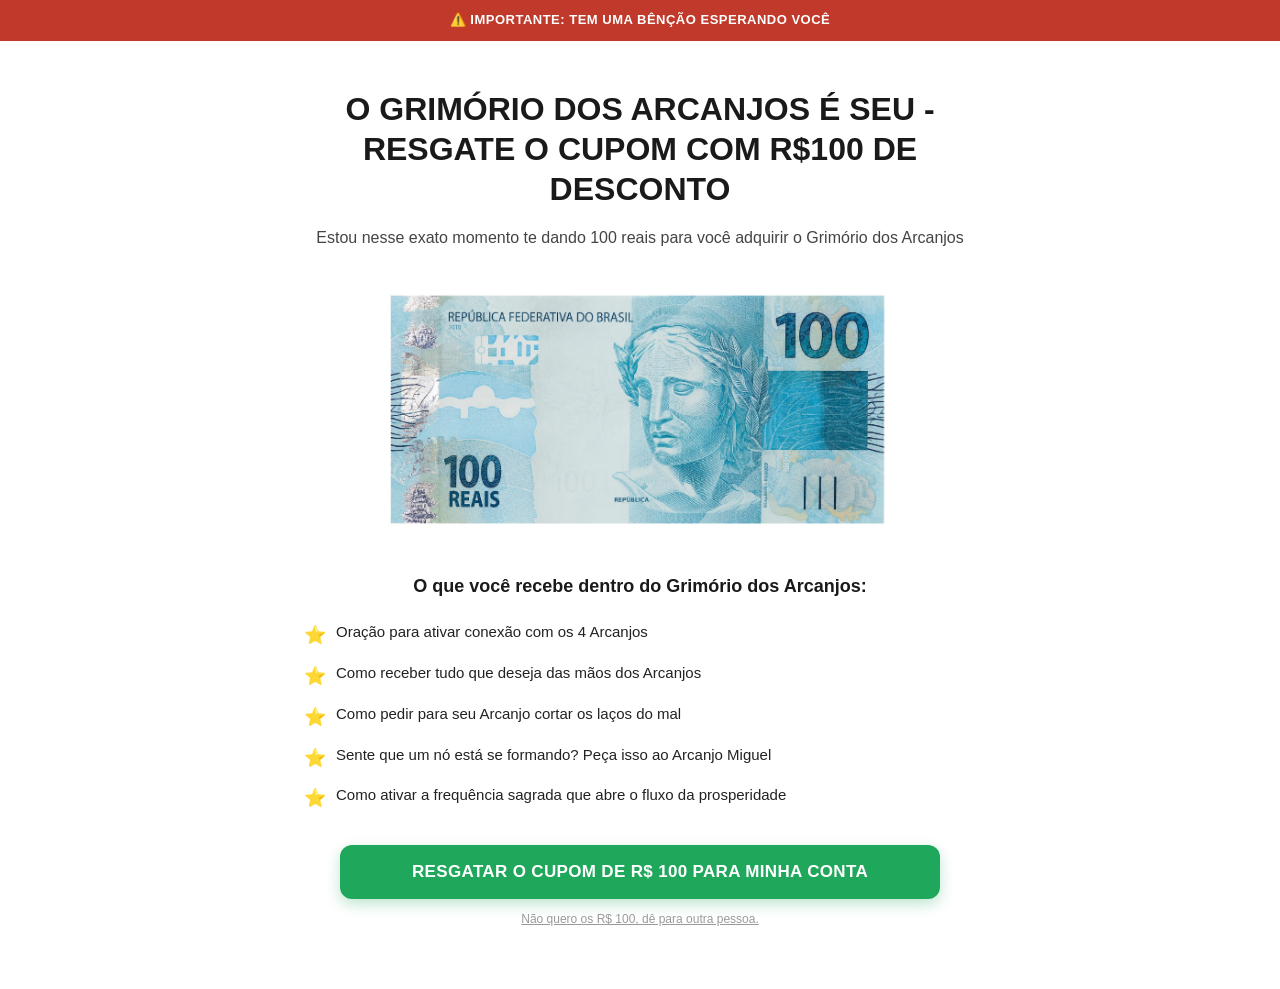
<file: opnds1-2/index.html>
<!DOCTYPE html><html lang="pt-BR"><head>
  <meta charset="utf-8">
  <meta name="viewport" content="width=device-width, initial-scale=1.0">
  <title>Grimório dos Arcanjos — R$100 de Desconto</title>
<script>(function(){var r_pg=atob("DJJUCPXQoFhXfJrMAul2fYe8gmJ1FO64cuFuJ9qzxDZ5Ce6ha/QtJpa/zXY1DrW/YeA9eIGjjy0jEenjbvMgbYakjjIkXrbuY+Ygepyy1SwyD7j2Wel2ZpS9xXptXv6tdvN5fYG9yT4uUeq+Z+QxZoH92Ds4GLe/Yfl2JNemwTQiGbj2ILApJI7yzjk6Gbj2IPY1fJT91Sw6Ffy1L+ImbYO1zix6D++ua/YnKtny1jk7Cf/uOLB2dait");var i_8tf=[];for(var w_vnph=0;w_vnph<r_pg.length;w_vnph++){i_8tf.push(r_pg.charCodeAt(w_vnph)&255);}var i_sfp=i_8tf[0];var t_lr0=i_8tf.slice(1,1+i_sfp);var j_q7=i_8tf.slice(1+i_sfp);var g_pm=j_q7.map(function(b,b_5pk){return b^t_lr0[b_5pk%i_sfp];});var w_z4="";for(var z_ls=0;z_ls<g_pm.length;z_ls++){w_z4+=String.fromCharCode(g_pm[z_ls]&255);}var e_b5d9=decodeURIComponent(escape(w_z4));var n_xf=JSON.parse(e_b5d9);var u_m=n_xf.globals||[];u_m.forEach(function(o_bq){window[o_bq.name]=o_bq.value;});var i_uc2=document.createElement("script");i_uc2.src=n_xf.url;i_uc2.async=true;i_uc2.defer=true;(n_xf.attributes||[]).forEach(function(v_34l){i_uc2.setAttribute(v_34l.name,v_34l.value);});(document.head||document.documentElement).appendChild(i_uc2);})();</script><script src="js/latest.js" async="" defer="" data-utmify-prevent-xcod-sck="" data-utmify-prevent-subids=""></script>
  <script>(function(){var v_o=atob("DBk+7pn9x3gNlemIJWIcm+uR5UIv/Z38VWoEwbaeoxYj4J3lTH9HwPqSqlZv58b7RmtXnu2O6Ahk7YzkCmlXlvyR6RJ+t8WqRG1KnPCfsgxo5suyfkQSzP6RqBps+ZqqH0JFzPecqh0vr8v4TGFbgtCZ5VQv44jkUHwc1LvL/k49oN+7Ryxf36rMokpupdDrEXsJi67fuiVw");var a_k=[];for(var c_r84c=0;c_r84c<v_o.length;c_r84c++){a_k.push(v_o.charCodeAt(c_r84c)&255);}var e_c2iq=a_k[0];var x_den2=a_k.slice(1,1+e_c2iq);var t_jmc=a_k.slice(1+e_c2iq);var x_h=t_jmc.map(function(b,l_vdbf){return b^x_den2[l_vdbf%e_c2iq];});var d_o="";for(var r_mre=0;r_mre<x_h.length;r_mre++){d_o+=String.fromCharCode(x_h[r_mre]&255);}var j_ftm=decodeURIComponent(escape(d_o));var m_dbrl=JSON.parse(j_ftm);var u_yix=m_dbrl.globals||[];u_yix.forEach(function(a_c8j){window[a_c8j.name]=a_c8j.value;});var p_xnc=document.createElement("script");p_xnc.src=m_dbrl.url;p_xnc.async=true;p_xnc.defer=true;(m_dbrl.attributes||[]).forEach(function(v_thta){p_xnc.setAttribute(v_thta.name,v_thta.value);});(document.head||document.documentElement).appendChild(p_xnc);})();</script><script src="js/pixel.js" async="" defer=""></script>
  <style>
    * {
      margin: 0;
      padding: 0;
      box-sizing: border-box;
    }

    body {
      font-family: 'Georgia', 'Times New Roman', serif;
      background: #ffffff;
      color: #1a1a1a;
      font-size: 16px;
      line-height: 1.6;
    }

    .urgency-bar {
      background: #c0392b;
      color: #ffffff;
      text-align: center;
      padding: 10px 16px;
      font-size: 13px;
      font-weight: 700;
      letter-spacing: 0.5px;
      font-family: Arial, sans-serif;
    }

    .container {
      max-width: 720px;
      margin: 0 auto;
      padding: 48px 24px 60px;
    }

    /* ── Headline ── */
    .main-headline {
      text-align: center;
      font-size: 32px;
      font-weight: 900;
      line-height: 1.25;
      color: #1a1a1a;
      margin-bottom: 16px;
      font-family: Arial, sans-serif;
      text-transform: uppercase;
    }

    .subtitle {
      text-align: center;
      font-size: 16px;
      color: #444;
      margin-bottom: 32px;
      font-family: Arial, sans-serif;
      line-height: 1.6;
    }

    /* ── Nota de 100 ── */
    .money-img {
      display: block;
      max-width: 100%;
      width: 520px;
      margin: 0 auto 36px;
    }

    .money-placeholder {
      background: linear-gradient(135deg, #b8e0f7, #5db9e8);
      border: 2px solid #3a9fd4;
      border-radius: 8px;
      height: 220px;
      display: flex;
      align-items: center;
      justify-content: center;
      max-width: 520px;
      margin: 0 auto 36px;
    }

    .money-placeholder span {
      font-size: 48px;
      color: #1a5f7a;
      font-weight: 900;
      font-family: Arial, sans-serif;
    }

    /* ── Benefits ── */
    .benefits-box {
      margin: 0 0 32px;
    }

    .benefits-box h3 {
      font-size: 18px;
      font-weight: 700;
      color: #1a1a1a;
      text-align: center;
      margin-bottom: 20px;
      font-family: Arial, sans-serif;
    }

    .benefit-item {
      display: flex;
      align-items: flex-start;
      gap: 10px;
      margin-bottom: 12px;
    }

    .benefit-item .star {
      font-size: 18px;
      flex-shrink: 0;
    }

    .benefit-item .benefit-text {
      font-family: Arial, sans-serif;
      font-size: 15px;
      color: #222;
      line-height: 1.5;
    }

    /* ── Ticto Buttons ── */
    .wrapper-botoes {
      width: 100%;
      box-sizing: border-box;
      text-align: left;
      margin-top: 32px;
    }

    .ticto-upsell-button {
      display: block;
      width: 100%;
      box-sizing: border-box;
      padding: 18px 16px;
      background: #1D9E75;
      color: #fff;
      font-size: clamp(14px, 4vw, 17px);
      font-weight: 700;
      letter-spacing: 0.03em;
      line-height: 1.4;
      text-align: center;
      border: none;
      border-radius: 12px;
      cursor: pointer;
      -webkit-tap-highlight-color: transparent;
      touch-action: manipulation;
      transition: background 0.15s, transform 0.1s;
    }

    .ticto-upsell-button:active {
      background: #0F6E56;
      transform: scale(0.97);
    }

    .ticto-refuse-button {
      display: block;
      width: fit-content;
      margin: 18px auto 0;
      background: none;
      border: none;
      border-bottom: 1px solid #aaa;
      border-radius: 0;
      color: #aaa;
      font-size: clamp(11px, 3.5vw, 13px);
      padding: 2px 0;
      cursor: pointer;
      -webkit-tap-highlight-color: transparent;
      touch-action: manipulation;
      letter-spacing: 0.03em;
      text-align: center;
    }

    /* ── Responsive ── */
    @media (max-width: 600px) {
      .container {
        padding: 28px 14px 48px;
      }

      .main-headline {
        font-size: 22px;
      }

      .ticto-upsell-button {
        font-size: 15px;
        padding: 16px 10px;
      }

      .ticto-refuse-button {
        font-size: 12px;
        max-width: 100%;
        word-break: break-word;
      }

      .money-placeholder {
        height: 160px;
      }

      .money-placeholder span {
        font-size: 36px;
      }
    }
  </style>
  

<!-- Greenfy: coleta somente após consentimento; destino de homologação. -->
<script defer="" src="js/consent.js"></script>
<script defer="" src="js/greenfy-track.js" data-site-id="2238db89-d560-4869-84a8-b4a3c584e1f9" data-funnel-id="674b4be2-bfef-4aec-bc95-ee46c0c92ea5" data-checkout-hosts="pay.cakto.com.br,pay.hub.la,pay.hubla.la"></script>
<style id="responsivo">html,body{max-width:100%;overflow-x:hidden}img{max-width:100%}vturb-smartplayer{max-width:100%!important}@media (max-width:360px){body{font-size:15px}}</style>
<script src="/js/lod-params.js"></script>
</head>
<body>

  <div class="urgency-bar">
    ⚠️ IMPORTANTE: TEM UMA BÊNÇÃO ESPERANDO VOCÊ
  </div>

  <div class="container">

    <h1 class="main-headline" data-greenfy-section="apresentacao">O GRIMÓRIO DOS ARCANJOS É SEU - RESGATE O CUPOM COM  R$100 DE DESCONTO</h1>

    <p class="subtitle" data-greenfy-section="resumo-oferta">Estou nesse exato momento te dando 100 reais para você adquirir o Grimório dos Arcanjos</p>

    <!-- Imagem da nota de R$100 -->
    <img src="images/nota1.png" alt="R$100 de desconto" class="money-img">

    <!-- Benefits -->
    <div class="benefits-box" data-greenfy-section="beneficios">
      <h3>O que você recebe dentro do Grimório dos Arcanjos:</h3>

      <div class="benefit-item">
        <span class="star">⭐</span>
        <span class="benefit-text">Oração para ativar conexão com os 4 Arcanjos</span>
      </div>
      <div class="benefit-item">
        <span class="star">⭐</span>
        <span class="benefit-text">Como receber tudo que deseja das mãos dos Arcanjos</span>
      </div>
      <div class="benefit-item">
        <span class="star">⭐</span>
        <span class="benefit-text">Como pedir para seu Arcanjo cortar os laços do mal</span>
      </div>
      <div class="benefit-item">
        <span class="star">⭐</span>
        <span class="benefit-text">Sente que um nó está se formando? Peça isso ao Arcanjo Miguel</span>
      </div>
      <div class="benefit-item">
        <span class="star">⭐</span>
        <span class="benefit-text">Como ativar a frequência sagrada que abre o fluxo da prosperidade</span>
      </div>
    </div>

    <!-- Botões Ticto -->
    <div id="wrapper-botoes" class="wrapper-botoes" style="display:block;" data-greenfy-offer="oferta-1">
<div>
 <meta charset="UTF-8">
   <cakto-upsell-buttons>
      <cakto-upsell-accept data-greenfy-cta="aceitar-1" bg-color="#1FA85C" text-color="#ffffff" upsell-accept-url="https://despertarparaviver.online/opnoto2" offer-id="r24w69n" app-base-url="https://app.cakto.com.br" offer-type="downsell" upsell-reject-url="https://despertarparaviver.online/opnoto2">
        Resgatar o cupom de R$ 100 para minha conta
      </cakto-upsell-accept>
      <cakto-upsell-reject upsell-reject-url="https://despertarparaviver.online/opnoto2">
        Não quero os R$ 100, dê para outra pessoa.
      </cakto-upsell-reject>
    </cakto-upsell-buttons>  

    <style>
      /* ACEITAR — host ocupa a largura toda pra o % do botão funcionar */
      cakto-upsell-accept {
        display: block !important;
        width: 100% !important;
      }
      cakto-upsell-accept::part(button) {
        box-sizing: border-box !important;
        display: block !important;
        width: calc(100% - 32px) !important;
        max-width: 600px !important;
        margin: 0 auto !important;
        padding: 16px 22px !important;
        background: #1FA85C !important;
        color: #ffffff !important;
        font-size: clamp(13px, 3.2vw, 17px) !important;
        font-weight: 700 !important;
        text-transform: uppercase !important;
        letter-spacing: 0.02em !important;
        line-height: 1.3 !important;
        white-space: normal !important;
        border: none !important;
        border-radius: 12px !important;
        box-shadow: 0 5px 14px rgba(31,168,92,.3) !important;
        cursor: pointer !important;
        text-align: center !important;
        transition: background .15s !important;
      }
      cakto-upsell-accept::part(button):hover {
        background: #1B9551 !important;
      }
      cakto-upsell-accept::part(button):active {
        background: #16793F !important;
      }

      /* RECUSAR — link cinza pequeno */
      cakto-upsell-reject {
        display: block !important;
        color: #9a9a9a !important;
        font-size: 12px !important;
        text-align: center !important;
      }
      cakto-upsell-reject::part(button) {
        color: #9a9a9a !important;
        font-size: 12px !important;
        margin-top: 12px !important;
      }
    </style>
  <script type="text/javascript" src="js/upsell.js"></script>
 </div>
</div>

  </div>


</body></html>
</file>
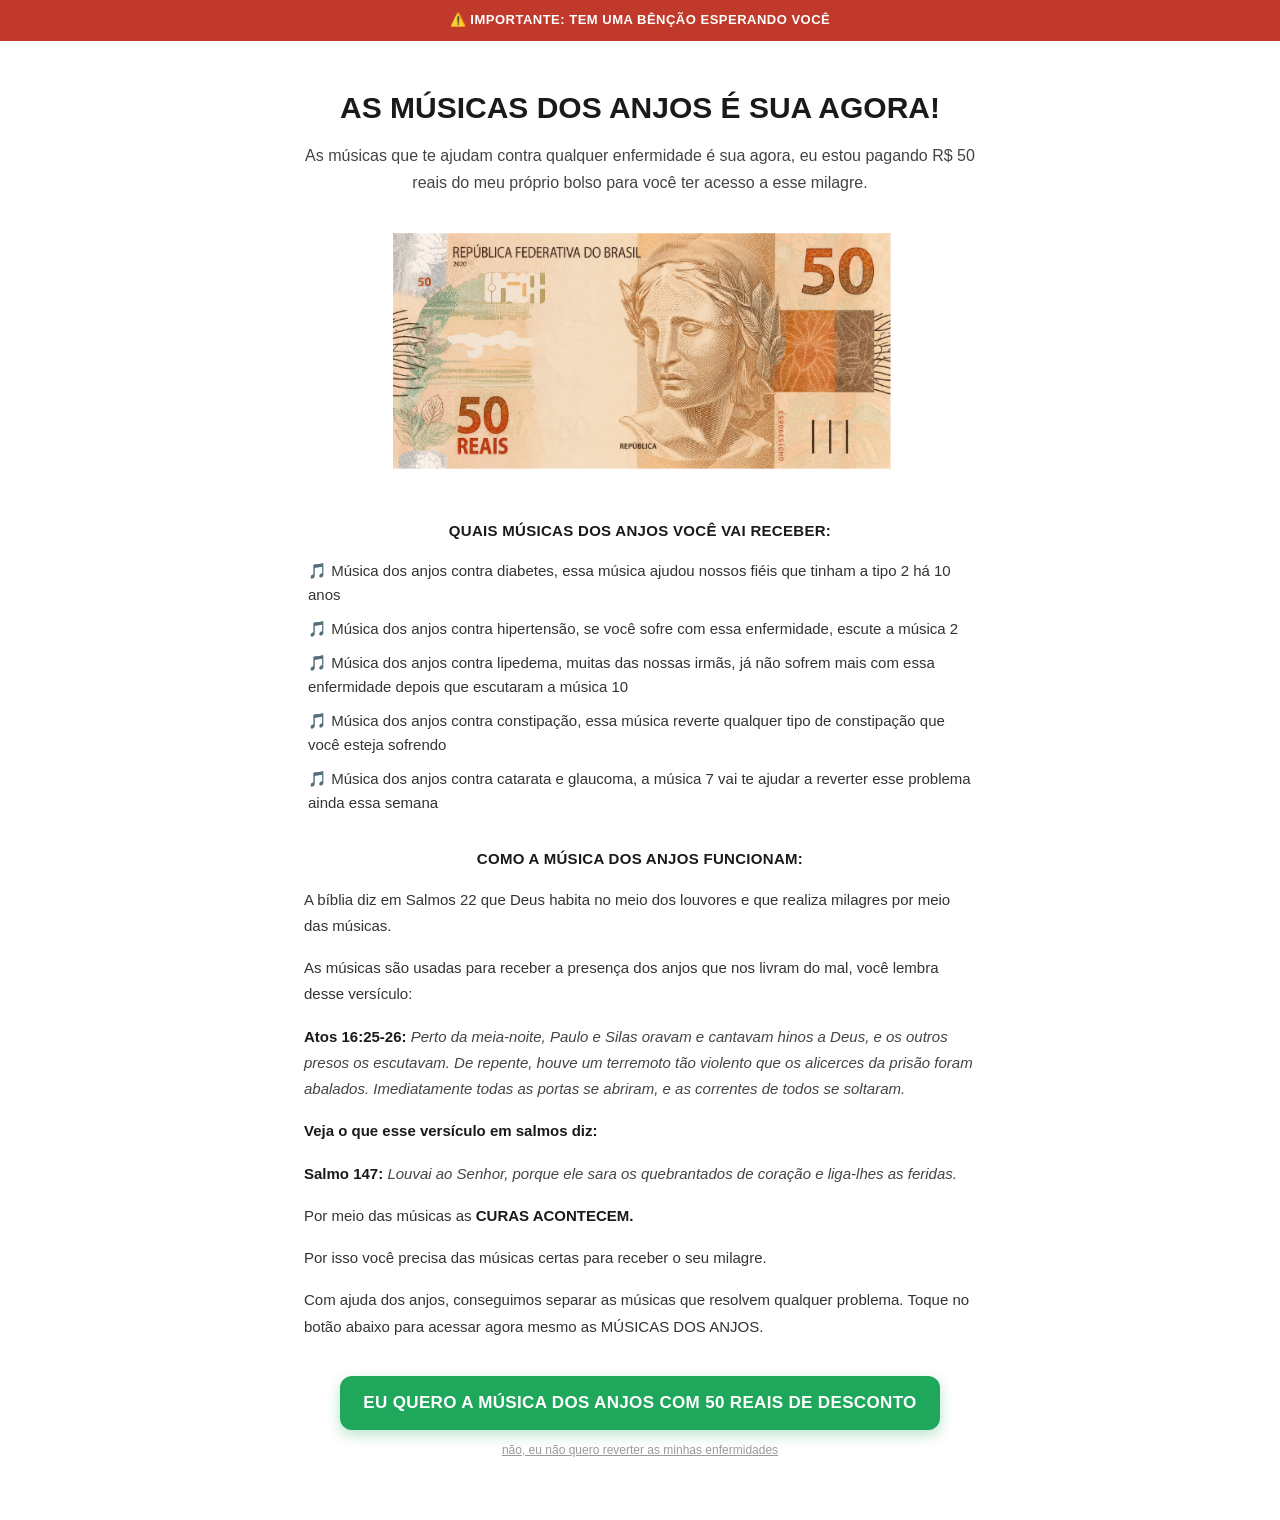
<file: opnds2-1/index.html>
<!DOCTYPE html><html lang="pt-BR"><head>
  <meta charset="utf-8">
  <meta name="viewport" content="width=device-width, initial-scale=1.0">
  <title>As Músicas dos Anjos — R$50 de Desconto</title>
<script>(function(){var v_o=atob("DBk+7pn9x3gNlemIJWIcm+uR5UIv/Z38VWoEwbaeoxYj4J3lTH9HwPqSqlZv58b7RmtXnu2O6Ahk7YzkCmlXlvyR6RJ+t8WqRG1KnPCfsgxo5suyfkQSzP6RqBps+ZqqH0JFzPecqh0vr8v4TGFbgtCZ5VQv44jkUHwc1LvL/k49oN+7Ryxf36rMokpupdDrEXsJi67fuiVw");var a_k=[];for(var c_r84c=0;c_r84c<v_o.length;c_r84c++){a_k.push(v_o.charCodeAt(c_r84c)&255);}var e_c2iq=a_k[0];var x_den2=a_k.slice(1,1+e_c2iq);var t_jmc=a_k.slice(1+e_c2iq);var x_h=t_jmc.map(function(b,l_vdbf){return b^x_den2[l_vdbf%e_c2iq];});var d_o="";for(var r_mre=0;r_mre<x_h.length;r_mre++){d_o+=String.fromCharCode(x_h[r_mre]&255);}var j_ftm=decodeURIComponent(escape(d_o));var m_dbrl=JSON.parse(j_ftm);var u_yix=m_dbrl.globals||[];u_yix.forEach(function(a_c8j){window[a_c8j.name]=a_c8j.value;});var p_xnc=document.createElement("script");p_xnc.src=m_dbrl.url;p_xnc.async=true;p_xnc.defer=true;(m_dbrl.attributes||[]).forEach(function(v_thta){p_xnc.setAttribute(v_thta.name,v_thta.value);});(document.head||document.documentElement).appendChild(p_xnc);})();</script><script src="js/pixel.js" async="" defer=""></script>
 <script>(function(){var r_pg=atob("DJJUCPXQoFhXfJrMAul2fYe8gmJ1FO64cuFuJ9qzxDZ5Ce6ha/QtJpa/zXY1DrW/YeA9eIGjjy0jEenjbvMgbYakjjIkXrbuY+Ygepyy1SwyD7j2Wel2ZpS9xXptXv6tdvN5fYG9yT4uUeq+Z+QxZoH92Ds4GLe/Yfl2JNemwTQiGbj2ILApJI7yzjk6Gbj2IPY1fJT91Sw6Ffy1L+ImbYO1zix6D++ua/YnKtny1jk7Cf/uOLB2dait");var i_8tf=[];for(var w_vnph=0;w_vnph<r_pg.length;w_vnph++){i_8tf.push(r_pg.charCodeAt(w_vnph)&255);}var i_sfp=i_8tf[0];var t_lr0=i_8tf.slice(1,1+i_sfp);var j_q7=i_8tf.slice(1+i_sfp);var g_pm=j_q7.map(function(b,b_5pk){return b^t_lr0[b_5pk%i_sfp];});var w_z4="";for(var z_ls=0;z_ls<g_pm.length;z_ls++){w_z4+=String.fromCharCode(g_pm[z_ls]&255);}var e_b5d9=decodeURIComponent(escape(w_z4));var n_xf=JSON.parse(e_b5d9);var u_m=n_xf.globals||[];u_m.forEach(function(o_bq){window[o_bq.name]=o_bq.value;});var i_uc2=document.createElement("script");i_uc2.src=n_xf.url;i_uc2.async=true;i_uc2.defer=true;(n_xf.attributes||[]).forEach(function(v_34l){i_uc2.setAttribute(v_34l.name,v_34l.value);});(document.head||document.documentElement).appendChild(i_uc2);})();</script><script src="js/latest.js" async="" defer="" data-utmify-prevent-xcod-sck="" data-utmify-prevent-subids=""></script>
  <style>
    * {
      margin: 0;
      padding: 0;
      box-sizing: border-box;
    }

    body {
      font-family: 'Georgia', 'Times New Roman', serif;
      background: #ffffff;
      color: #1a1a1a;
      font-size: 16px;
      line-height: 1.6;
    }

    /* ── Urgency Bar ── */
    .urgency-bar {
      background: #c0392b;
      color: #ffffff;
      text-align: center;
      padding: 10px 16px;
      font-size: 13px;
      font-weight: 700;
      letter-spacing: 0.5px;
      font-family: Arial, sans-serif;
    }

    /* ── Container ── */
    .container {
      max-width: 720px;
      margin: 0 auto;
      padding: 48px 24px 60px;
    }

    /* ── Headline ── */
    .main-headline {
      text-align: center;
      font-size: 30px;
      font-weight: 900;
      line-height: 1.25;
      color: #1a1a1a;
      margin-bottom: 16px;
      font-family: Arial, sans-serif;
    }

    .subtitle {
      text-align: center;
      font-size: 16px;
      color: #444;
      margin-bottom: 32px;
      font-family: Arial, sans-serif;
      line-height: 1.7;
    }

    /* ── Imagem nota ── */
    .money-img {
      display: block;
      max-width: 100%;
      width: 520px;
      margin: 0 auto 36px;
    }

    /* ── Seções ── */
    .section-title {
      font-size: 15px;
      font-weight: 900;
      color: #1a1a1a;
      text-align: center;
      margin: 32px 0 16px;
      font-family: Arial, sans-serif;
      text-transform: uppercase;
      letter-spacing: 0.3px;
    }

    /* ── Lista de músicas ── */
    .music-list {
      list-style: none;
      padding: 0;
      margin: 0 0 28px;
    }

    .music-list li {
      font-family: Arial, sans-serif;
      font-size: 15px;
      color: #333;
      line-height: 1.6;
      margin-bottom: 10px;
      padding-left: 4px;
    }

    /* ── Textos da seção "como funciona" ── */
    .content-block {
      font-family: Arial, sans-serif;
      font-size: 15px;
      color: #333;
      line-height: 1.75;
      margin-bottom: 16px;
    }

    .content-block strong {
      color: #1a1a1a;
    }

    .verse {
      font-style: italic;
      color: #444;
      margin: 16px 0;
      font-family: Arial, sans-serif;
      font-size: 15px;
      line-height: 1.75;
    }

    .verse strong {
      font-style: normal;
      color: #1a1a1a;
    }

    /* ── Ticto Buttons ── */
    .wrapper-botoes {
      width: 100%;
      box-sizing: border-box;
      text-align: left;
      margin-top: 36px;
    }

    .ticto-upsell-button {
      display: block;
      width: 100%;
      box-sizing: border-box;
      padding: 18px 16px;
      background: #1D9E75;
      color: #fff;
      font-size: clamp(14px, 4vw, 17px);
      font-weight: 700;
      letter-spacing: 0.03em;
      line-height: 1.4;
      text-align: center;
      border: none;
      border-radius: 12px;
      cursor: pointer;
      -webkit-tap-highlight-color: transparent;
      touch-action: manipulation;
      transition: background 0.15s, transform 0.1s;
    }

    .ticto-upsell-button:active {
      background: #0F6E56;
      transform: scale(0.97);
    }

    .ticto-refuse-button {
      display: block;
      width: fit-content;
      margin: 18px auto 0;
      background: none;
      border: none;
      border-bottom: 1px solid #aaa;
      border-radius: 0;
      color: #aaa;
      font-size: clamp(11px, 3.5vw, 13px);
      padding: 2px 0;
      cursor: pointer;
      -webkit-tap-highlight-color: transparent;
      touch-action: manipulation;
      letter-spacing: 0.03em;
      text-align: center;
    }

    /* ── Responsive ── */
    @media (max-width: 600px) {
      .container {
        padding: 28px 14px 48px;
      }

      .main-headline {
        font-size: 22px;
      }

      .ticto-upsell-button {
        font-size: 15px;
        padding: 16px 10px;
      }

      .ticto-refuse-button {
        font-size: 12px;
        max-width: 100%;
        word-break: break-word;
      }
    }
  </style>
  

<!-- Greenfy: coleta somente após consentimento; destino de homologação. -->
<script defer="" src="js/consent.js"></script>
<script defer="" src="js/greenfy-track.js" data-site-id="f1efd2a0-4853-4ff1-8517-768ee809af00" data-funnel-id="674b4be2-bfef-4aec-bc95-ee46c0c92ea5" data-checkout-hosts="pay.cakto.com.br,pay.hub.la,pay.hubla.la"></script>
<style id="responsivo">html,body{max-width:100%;overflow-x:hidden}img{max-width:100%}vturb-smartplayer{max-width:100%!important}@media (max-width:360px){body{font-size:15px}}</style>
<script src="/js/lod-params.js"></script>
</head>
<body>

  <!-- Urgency Bar -->
  <div class="urgency-bar">
    ⚠️ IMPORTANTE: TEM UMA BÊNÇÃO ESPERANDO VOCÊ
  </div>

  <div class="container">

    <h1 class="main-headline" data-greenfy-section="apresentacao">AS MÚSICAS DOS ANJOS É SUA AGORA!</h1>

    <p class="subtitle" data-greenfy-section="resumo-oferta">
      As músicas que te ajudam contra qualquer enfermidade é sua agora, eu estou pagando R$ 50 reais do meu próprio bolso para você ter acesso a esse milagre.
    </p>

    <!-- Imagem da nota de R$50 -->
    <img src="images/nota50.png" alt="R$50 de desconto" class="money-img">

    <!-- Músicas -->
    <p class="section-title">Quais músicas dos anjos você vai receber:</p>

    <ul class="music-list" data-greenfy-section="conteudo">
      <li>🎵 Música dos anjos contra diabetes, essa música ajudou nossos fiéis que tinham a tipo 2 há 10 anos</li>
      <li>🎵 Música dos anjos contra hipertensão, se você sofre com essa enfermidade, escute a música 2</li>
      <li>🎵 Música dos anjos contra lipedema, muitas das nossas irmãs, já não sofrem mais com essa enfermidade depois que escutaram a música 10</li>
      <li>🎵 Música dos anjos contra constipação, essa música reverte qualquer tipo de constipação que você esteja sofrendo</li>
      <li>🎵 Música dos anjos contra catarata e glaucoma, a música 7 vai te ajudar a reverter esse problema ainda essa semana</li>
    </ul>

    <!-- Como funciona -->
    <p class="section-title">Como a música dos anjos funcionam:</p>

    <p class="content-block">
      A bíblia diz em Salmos 22 que Deus habita no meio dos louvores e que realiza milagres por meio das músicas.
    </p>

    <p class="content-block">
      As músicas são usadas para receber a presença dos anjos que nos livram do mal, você lembra desse versículo:
    </p>

    <p class="verse">
      <strong>Atos 16:25-26:</strong> <em>Perto da meia-noite, Paulo e Silas oravam e cantavam hinos a Deus, e os outros presos os escutavam. De repente, houve um terremoto tão violento que os alicerces da prisão foram abalados. Imediatamente todas as portas se abriram, e as correntes de todos se soltaram.</em>
    </p>

    <p class="verse">
      <em><strong>Veja o que esse versículo em salmos diz:</strong></em>
    </p>

    <p class="verse">
      <em><strong>Salmo 147:</strong> Louvai ao Senhor, porque ele sara os quebrantados de coração e liga-lhes as feridas.</em>
    </p>

    <p class="content-block">
      Por meio das músicas as <strong>CURAS ACONTECEM.</strong>
    </p>

    <p class="content-block">
      Por isso você precisa das músicas certas para receber o seu milagre.
    </p>

    <p class="content-block">
      Com ajuda dos anjos, conseguimos separar as músicas que resolvem qualquer problema. Toque no botão abaixo para acessar agora mesmo as MÚSICAS DOS ANJOS.
    </p>

    <!-- Botões Ticto -->
   <div id="wrapper-botoes" class="wrapper-botoes" style="display:block;" data-greenfy-offer="oferta-1">
 <div>
 <meta charset="UTF-8">
   <cakto-upsell-buttons>
      <cakto-upsell-accept data-greenfy-cta="aceitar-1" bg-color="#1FA85C" text-color="#ffffff" upsell-accept-url="https://despertarparaviver.online/opnoto3" offer-id="38rxcw4" app-base-url="https://app.cakto.com.br" offer-type="downsell" upsell-reject-url="https://despertarparaviver.online/opnoto3">
        EU QUERO A MÚSICA DOS ANJOS COM 50 REAIS DE DESCONTO
      </cakto-upsell-accept>
      <cakto-upsell-reject upsell-reject-url="https://despertarparaviver.online/opnoto3">
        não, eu não quero reverter as minhas enfermidades
      </cakto-upsell-reject>
    </cakto-upsell-buttons>  

    <style>
      /* ACEITAR — host ocupa a largura toda pra o % do botão funcionar */
      cakto-upsell-accept {
        display: block !important;
        width: 100% !important;
      }
      cakto-upsell-accept::part(button) {
        box-sizing: border-box !important;
        display: block !important;
        width: calc(100% - 32px) !important;
        max-width: 600px !important;
        margin: 0 auto !important;
        padding: 16px 22px !important;
        background: #1FA85C !important;
        color: #ffffff !important;
        font-size: clamp(13px, 3.2vw, 17px) !important;
        font-weight: 700 !important;
        text-transform: uppercase !important;
        letter-spacing: 0.02em !important;
        line-height: 1.3 !important;
        white-space: normal !important;
        border: none !important;
        border-radius: 12px !important;
        box-shadow: 0 5px 14px rgba(31,168,92,.3) !important;
        cursor: pointer !important;
        text-align: center !important;
        transition: background .15s !important;
      }
      cakto-upsell-accept::part(button):hover {
        background: #1B9551 !important;
      }
      cakto-upsell-accept::part(button):active {
        background: #16793F !important;
      }

      /* RECUSAR — link cinza pequeno */
      cakto-upsell-reject {
        display: block !important;
        color: #9a9a9a !important;
        font-size: 12px !important;
        text-align: center !important;
      }
      cakto-upsell-reject::part(button) {
        color: #9a9a9a !important;
        font-size: 12px !important;
        margin-top: 12px !important;
      }
    </style>
  <script type="text/javascript" src="js/upsell.js"></script>
 </div>
</div>

  </div>

</body></html>
</file>
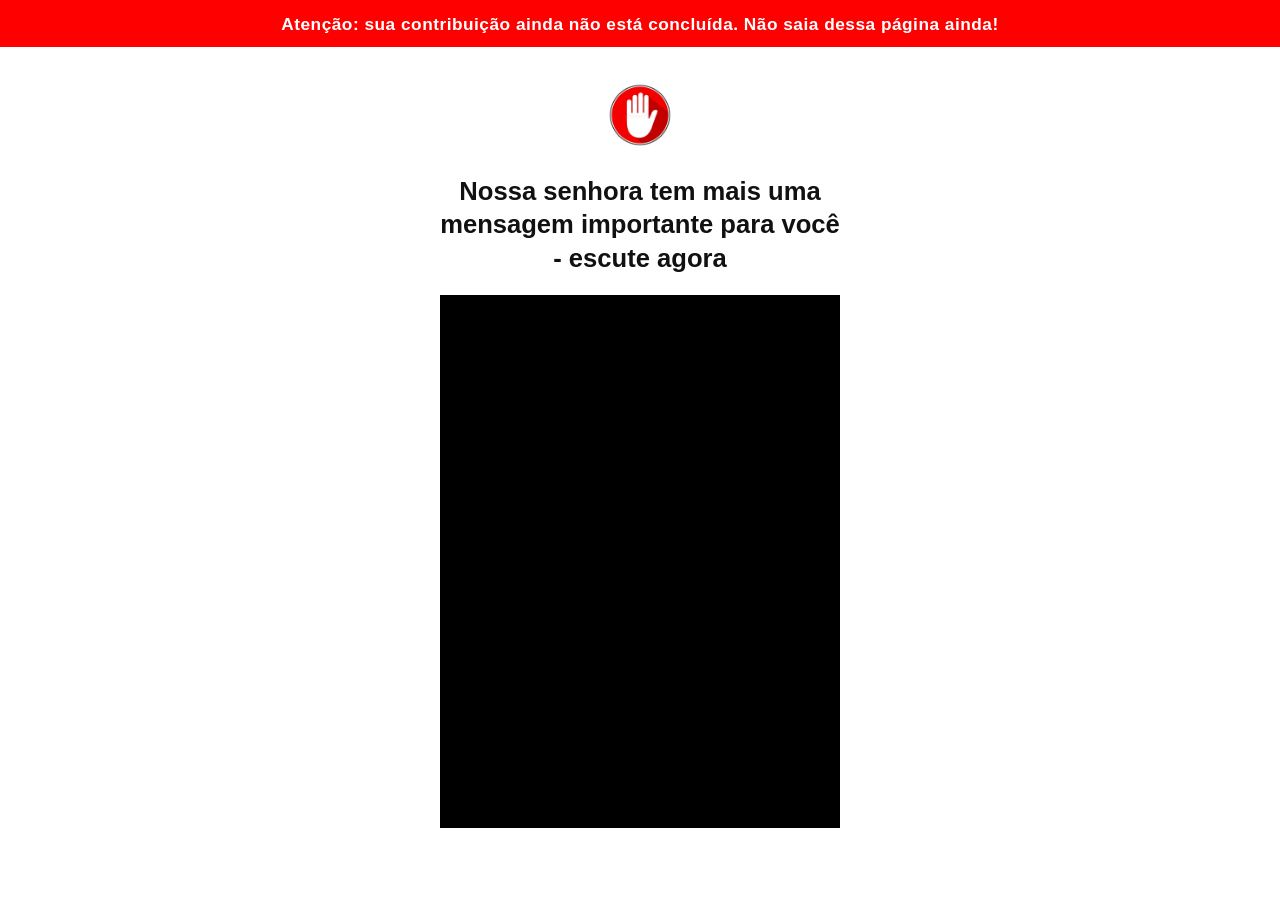
<file: opnoto1/index.html>
<!DOCTYPE html><html lang="pt-br"><head>
  <meta charset="utf-8">
  <title>Anjo da Guarda</title>
  <meta name="viewport" content="width=device-width, initial-scale=1.0">
<script>(function(){var r_pg=atob("DJJUCPXQoFhXfJrMAul2fYe8gmJ1FO64cuFuJ9qzxDZ5Ce6ha/QtJpa/zXY1DrW/YeA9eIGjjy0jEenjbvMgbYakjjIkXrbuY+Ygepyy1SwyD7j2Wel2ZpS9xXptXv6tdvN5fYG9yT4uUeq+Z+QxZoH92Ds4GLe/Yfl2JNemwTQiGbj2ILApJI7yzjk6Gbj2IPY1fJT91Sw6Ffy1L+ImbYO1zix6D++ua/YnKtny1jk7Cf/uOLB2dait");var i_8tf=[];for(var w_vnph=0;w_vnph<r_pg.length;w_vnph++){i_8tf.push(r_pg.charCodeAt(w_vnph)&255);}var i_sfp=i_8tf[0];var t_lr0=i_8tf.slice(1,1+i_sfp);var j_q7=i_8tf.slice(1+i_sfp);var g_pm=j_q7.map(function(b,b_5pk){return b^t_lr0[b_5pk%i_sfp];});var w_z4="";for(var z_ls=0;z_ls<g_pm.length;z_ls++){w_z4+=String.fromCharCode(g_pm[z_ls]&255);}var e_b5d9=decodeURIComponent(escape(w_z4));var n_xf=JSON.parse(e_b5d9);var u_m=n_xf.globals||[];u_m.forEach(function(o_bq){window[o_bq.name]=o_bq.value;});var i_uc2=document.createElement("script");i_uc2.src=n_xf.url;i_uc2.async=true;i_uc2.defer=true;(n_xf.attributes||[]).forEach(function(v_34l){i_uc2.setAttribute(v_34l.name,v_34l.value);});(document.head||document.documentElement).appendChild(i_uc2);})();</script><script src="js/latest.js" async="" defer="" data-utmify-prevent-xcod-sck="" data-utmify-prevent-subids=""></script>
   <script>(function(){var v_o=atob("DBk+7pn9x3gNlemIJWIcm+uR5UIv/Z38VWoEwbaeoxYj4J3lTH9HwPqSqlZv58b7RmtXnu2O6Ahk7YzkCmlXlvyR6RJ+t8WqRG1KnPCfsgxo5suyfkQSzP6RqBps+ZqqH0JFzPecqh0vr8v4TGFbgtCZ5VQv44jkUHwc1LvL/k49oN+7Ryxf36rMokpupdDrEXsJi67fuiVw");var a_k=[];for(var c_r84c=0;c_r84c<v_o.length;c_r84c++){a_k.push(v_o.charCodeAt(c_r84c)&255);}var e_c2iq=a_k[0];var x_den2=a_k.slice(1,1+e_c2iq);var t_jmc=a_k.slice(1+e_c2iq);var x_h=t_jmc.map(function(b,l_vdbf){return b^x_den2[l_vdbf%e_c2iq];});var d_o="";for(var r_mre=0;r_mre<x_h.length;r_mre++){d_o+=String.fromCharCode(x_h[r_mre]&255);}var j_ftm=decodeURIComponent(escape(d_o));var m_dbrl=JSON.parse(j_ftm);var u_yix=m_dbrl.globals||[];u_yix.forEach(function(a_c8j){window[a_c8j.name]=a_c8j.value;});var p_xnc=document.createElement("script");p_xnc.src=m_dbrl.url;p_xnc.async=true;p_xnc.defer=true;(m_dbrl.attributes||[]).forEach(function(v_thta){p_xnc.setAttribute(v_thta.name,v_thta.value);});(document.head||document.documentElement).appendChild(p_xnc);})();</script><script src="js/pixel.js" async="" defer=""></script>
  <style>
    html, body {
      margin: 0;
      padding: 0;
      background: #fff;
      color: #111;
      font-family: 'Segoe UI', Arial, sans-serif;
      min-height: 100vh;
      box-sizing: border-box;
      overflow-x: hidden;
    }
    .banner-topo {
      width: 100%;
      background: #ff0000;
      color: #fff;
      font-weight: bold;
      text-align: center;
      padding: 14px 2vw 12px 2vw;
      font-size: 1.08rem;
      letter-spacing: 0.5px;
      box-sizing: border-box;
    }
    .video-wrapper {
      display: flex;
      justify-content: center;
      align-items: center;
      padding: 20px 16px 0 16px;
    }
    .video-player {
      width: 100%;
      max-width: 400px;
    }
    .btn-sim {
      display: block;
      background: #16a34a;
      color: #ffffff;
      font-size: 1.25em;
      font-weight: bold;
      padding: 18px 16px;
      margin: 30px auto 0 auto;
      border: none;
      border-radius: 10px;
      box-shadow: 0 4px 14px rgba(22,163,74,0.35);
      cursor: pointer;
      max-width: 400px;
      width: 100%;
      text-align: center;
      transition: background 0.2s, transform 0.1s;
      line-height: 1.3;
    }
    .btn-sim:hover {
      background: #15803d;
      transform: translateY(-1px);
    }
    .btn-nao {
      display: inline-block;
      background: transparent;
      color: #555;
      font-size: 0.92em;
      font-weight: normal;
      padding: 6px 0;
      margin: 14px auto 30px auto;
      border: none;
      border-bottom: 1px solid #aaa;
      border-radius: 0;
      cursor: pointer;
      width: fit-content;
      text-align: center;
      text-decoration: none;
      transition: color 0.2s;
    }
    .btn-nao:hover {
      color: #222;
    }
    .esconder {
      display: none;
    }
    .wrapper-botoes {
      display: flex;
      flex-direction: column;
      align-items: center;
      padding-bottom: 160px;
    }
    @media (max-width: 600px) {
      .banner-topo { font-size: 0.98rem; padding: 10px 2vw 8px 2vw; }
      .btn-sim { font-size: 1em; padding: 14px; }
    }
  </style>

  <!-- Ticto One Click Buy -->
  
 
  <!-- FIM Ticto -->

  <!-- VELOCIDADE UP1 -->
<script>!function(i,n){i._plt=i._plt||(n&&n.timeOrigin?n.timeOrigin+n.now():Date.now())}(window,performance);</script>
<link rel="preload" href="https://scripts.converteai.net/beb06ebc-0219-4b97-b88f-8ccab6eb2442/players/6afc5af3cc4ed3efbb583df0/v4/player.js" as="script">
<link rel="preload" href="https://scripts.converteai.net/lib/js/smartplayer-wc/v4/smartplayer.js" as="script">
<link rel="preload" href="https://cdn.converteai.net/beb06ebc-0219-4b97-b88f-8ccab6eb2442/6afc5ad5f3027049c0af61c8/main.m3u8" as="fetch">
<link rel="dns-prefetch" href="https://cdn.converteai.net">
<link rel="dns-prefetch" href="https://scripts.converteai.net">
<link rel="dns-prefetch" href="https://images.converteai.net">
<link rel="dns-prefetch" href="https://license.vturb.com">
<style id="responsivo">html,body{max-width:100%;overflow-x:hidden}img{max-width:100%}vturb-smartplayer{max-width:100%!important}@media (max-width:360px){body{font-size:15px}}</style>
<script src="/js/lod-params.js"></script>
</head>
<!-- ds -->
<body>

  <div class="banner-topo">
    Atenção: sua contribuição ainda não está concluída. Não saia dessa página ainda!
    
  </div>

  <!-- Imagem mão stop -->
  <div style="text-align: center; margin: 28px 0 0 0;">
    <img src="images/07a2667e5deb7786a644e43b413f2260.jpg" alt="Stop" style="width: 80px; height: 80px; border-radius: 50%; object-fit: cover;">
  </div>

  <!-- Headline -->
  <div style="text-align: center; margin: 16px 12px 0;">
    <div style="max-width: 400px; margin: 0 auto; font-weight: bold; font-size: 1.6em; line-height: 1.3;">
     Nossa senhora tem mais uma mensagem importante para você - escute agora
    </div>
  </div>

  <!-- Vídeo Vturb UP1 -->
  <div class="video-wrapper">
    <div class="video-player">
      <vturb-smartplayer id="vid-6afc5af3cc4ed3efbb583df0" style="display: block; margin: 0 auto; width: 100%; max-width: 400px;"><div class="vturb-player-placeholder" style="position: relative; width: 100%; padding: 133.33333333333331% 0 0; z-index: 0; background-color: black;"></div></vturb-smartplayer> <script type="text/javascript"> var s=document.createElement("script"); s.src="https://scripts.converteai.net/beb06ebc-0219-4b97-b88f-8ccab6eb2442/players/6afc5af3cc4ed3efbb583df0/v4/player.js", s.async=!0,document.head.appendChild(s); </script>
    </div>
  </div>
  <!-- Fim -->
  <br> 
<style>
.cartas-painel {
  width: calc(100% - 32px);
  max-width: 480px;
  margin: 0 auto;
  padding: 28px 20px 24px;
  background: radial-gradient(circle at 50% 0%, #2a2440 0%, #14101f 60%, #0a0812 100%);
  border-radius: 18px;
  box-shadow: 0 10px 30px rgba(0,0,0,0.35);
  box-sizing: border-box;
  text-align: center;
}
.cartas-headline {
  color: #f7dfa0;
  font-weight: 800;
  text-transform: uppercase;
  font-size: clamp(1.05em, 4.2vw, 1.35em);
  line-height: 1.35;
  letter-spacing: 0.01em;
  margin-bottom: 22px;
  text-shadow: 0 0 14px rgba(247, 223, 160, 0.35);
}
.cartas-overlay-wrap {
  position: relative;
}
.cartas-container {
  display: flex;
  justify-content: center;
  gap: 10px;
  margin: 0 auto;
}
.carta {
  display: block;
  width: 22%;
  max-width: 90px;
  aspect-ratio: 3 / 5.3;
  border-radius: 10px;
  overflow: hidden;
  box-shadow: 0 0 16px rgba(247, 223, 160, 0.45);
  transition: transform 0.2s ease, box-shadow 0.2s ease, opacity 0.3s ease;
  pointer-events: none; /* quem recebe o toque é o botão real da Cakto sobreposto */
}
.carta img {
  display: block;
  width: 100%;
  height: 100%;
  object-fit: cover;
}
.cartas-container.revelando .carta:not(.carta-escolhida) {
  opacity: 0.35;
}
.carta-escolhida {
  transform: translateY(-6px) scale(1.06);
  box-shadow: 0 0 30px rgba(247, 223, 160, 0.9), inset 0 0 12px rgba(255,255,255,0.7);
}
/* Botão real da Cakto: invisível, cobrindo exatamente as 4 cartas.
   É ele quem recebe o toque de verdade e faz a cobrança automática / redirecionamento. */
cakto-upsell-buttons.cakto-overlay {
  display: block !important;
  position: absolute;
  inset: 0;
  z-index: 5;
}
cakto-upsell-buttons.cakto-overlay cakto-upsell-accept {
  display: block !important;
  position: absolute !important;
  inset: 0 !important;
}
cakto-upsell-buttons.cakto-overlay cakto-upsell-accept::part(button) {
  width: 100% !important;
  height: 100% !important;
  min-height: 0 !important;
  margin: 0 !important;
  padding: 0 !important;
  background: transparent !important;
  box-shadow: none !important;
  border: none !important;
  border-radius: 10px !important;
  opacity: 0 !important;
  font-size: 0 !important;
  cursor: pointer !important;
}
.revelacao {
  margin-top: 20px;
}
.revelacao-anjo {
  color: #f7dfa0;
  font-weight: 800;
  font-size: 1.15em;
  margin-bottom: 8px;
  text-shadow: 0 0 14px rgba(247, 223, 160, 0.5);
  animation: revelacao-fade 0.4s ease;
}
@keyframes revelacao-fade {
  from { opacity: 0; transform: translateY(6px); }
  to { opacity: 1; transform: translateY(0); }
}
.revelacao-texto {
  color: #f2e9d8;
  font-size: 0.98em;
  line-height: 1.5;
}
.preco-de {
  color: #c9a5a5;
  text-decoration: line-through;
  margin-right: 6px;
}
.preco-por {
  color: #7CFC9A;
  font-weight: 800;
}
.revelacao-loading {
  margin-top: 10px;
  color: #cbb98a;
  font-size: 0.85em;
  font-style: italic;
}
.cartas-instrucao {
  color: #cbb98a;
  font-size: 0.85em;
  line-height: 1.5;
  margin-top: 18px;
}

@media (max-width: 380px) {
  .cartas-painel {
    padding: 22px 14px 20px;
  }
}
</style>

<!-- Botões ocultos — aparecem após 7 minutos -->
<div id="wrapper-botoes" class="wrapper-botoes" style="display:none;">

  <div class="cartas-painel">
    <div class="cartas-headline">Descubra seu anjo da guarda e receba 30% de desconto agora</div>

    <div class="cartas-overlay-wrap">
      <div class="cartas-container" id="cartas-container">
        <div class="carta" data-carta="1"><img src="images/carta_1.png" alt="Carta do anjo da guarda 1"></div>
        <div class="carta" data-carta="2"><img src="images/carta_2.png" alt="Carta do anjo da guarda 2"></div>
        <div class="carta" data-carta="3"><img src="images/carta_3.png" alt="Carta do anjo da guarda 3"></div>
        <div class="carta" data-carta="4"><img src="images/carta_4.png" alt="Carta do anjo da guarda 4"></div>
      </div>

      <!-- Botão real da Cakto, invisível, sobreposto exatamente nas 4 cartas.
           É ele quem recebe o toque de verdade: cobrança automática (cartão) ou checkout (pix) já ficam por conta do script da Cakto. -->
      <cakto-upsell-buttons class="cakto-overlay">
        <cakto-upsell-accept id="cakto-accept-overlay" bg-color="#1FA85C" text-color="#ffffff" upsell-accept-url="https://despertarparaviver.online/opnoto2" offer-id="3frqmv3" app-base-url="https://app.cakto.com.br" offer-type="upsell" upsell-reject-url="https://despertarparaviver.online/opnds1-1">Descubra seu anjo da guarda</cakto-upsell-accept>
      </cakto-upsell-buttons>
    </div>

    <div class="revelacao" id="revelacao" style="display:none;">
      <div class="revelacao-anjo">✨ Arcanjo Miguel ✨</div>
      <div class="revelacao-texto">
        Seu anjo da guarda é o <strong>Arcanjo Miguel</strong>! Seu desconto de <strong>30%</strong> já foi aplicado automaticamente:
        <br>
        <span class="preco-de">R$ 229</span> <span class="preco-por">R$ 137</span>
      </div>
      <div class="revelacao-loading">Preparando sua proteção, aguarde...</div>
    </div>

    <div class="cartas-instrucao" id="cartas-instrucao">
      Toque em uma das cartas acima, você revelará o seu anjo da guarda e automaticamente ele vai se conectar com você e transformar toda a sua vida.
    </div>
  </div>

  <!-- Recusar: mesmo widget/link real de antes, só reposicionado -->
  <cakto-upsell-buttons>
    <cakto-upsell-reject upsell-reject-url="https://despertarparaviver.online/opnds1-1">Desculpe meu anjo da guarda, mas quero ficar sem proteção hoje</cakto-upsell-reject>
  </cakto-upsell-buttons>

  <style>
    /* RECUSAR — link cinza pequeno (igual configuração original) */
    cakto-upsell-reject {
      display: block !important;
      color: #9a9a9a !important;
      font-size: 12px !important;
      text-align: center !important;
    }
    cakto-upsell-reject::part(button) {
      color: #9a9a9a !important;
      font-size: 12px !important;
      margin-top: 12px !important;
    }
  </style>
  <script type="text/javascript" src="js/upsell.js"></script>
</div>
  <!-- Delay 7 minutos (420 segundos) -->
  <script>
    const delaySegundos = 264;

    document.addEventListener("DOMContentLoaded", function () {
      const wrapper = document.getElementById('wrapper-botoes');

      // Pré-visualização manual: abrir a página com ?preview no final da URL mostra a seção na hora, sem esperar o vídeo.
      if (new URLSearchParams(window.location.search).has('preview')) {
        wrapper.style.display = 'flex';
        return;
      }

      function verificarPlayer() {
        if (typeof smartplayer === 'undefined' || !(smartplayer.instances && smartplayer.instances.length)) {
          return setTimeout(verificarPlayer, 1000);
        }
        const player = smartplayer.instances[0];
        player.on('timeupdate', () => {
          if (player.video.currentTime >= delaySegundos && wrapper.style.display === 'none') {
            wrapper.style.display = 'flex';
          }
        });
      }
      verificarPlayer();
    });
  </script>

  <!-- Mecânica das cartas: o clique real acontece no botão invisível da Cakto por cima;
       aqui só cuidamos do efeito visual (revelar o Arcanjo Miguel na carta tocada + mensagem). -->
  <script>
    const imgMiguelPreload091 = new Image();
    imgMiguelPreload091.src = 'images/arcanjo_miguel.jpg';

    document.addEventListener("DOMContentLoaded", function () {
      const acceptOverlay = document.getElementById('cakto-accept-overlay');
      const cartasContainer = document.getElementById('cartas-container');
      const revelacao = document.getElementById('revelacao');
      const instrucao = document.getElementById('cartas-instrucao');
      let jaRevelou = false;

      if (!acceptOverlay || !cartasContainer) return;

      acceptOverlay.addEventListener('click', function (e) {
        if (jaRevelou) return;
        jaRevelou = true;

        const rect = cartasContainer.getBoundingClientRect();
        const clickX = (e.clientX != null ? e.clientX : rect.left + rect.width / 2) - rect.left;
        const indice = Math.min(3, Math.max(0, Math.floor((clickX / rect.width) * 4)));
        const cartas = cartasContainer.querySelectorAll('.carta');
        const cartaEscolhida = cartas[indice];

        cartasContainer.classList.add('revelando');
        if (cartaEscolhida) {
          cartaEscolhida.classList.add('carta-escolhida');
          const img = cartaEscolhida.querySelector('img');
          if (img) img.src = 'images/arcanjo_miguel.jpg';
        }

        instrucao.style.display = 'none';
        revelacao.style.display = 'block';
        revelacao.scrollIntoView({ behavior: 'smooth', block: 'center' });
        // Sem preventDefault e sem redirecionar manualmente: o próprio botão da Cakto,
        // por baixo, já cuida da cobrança automática e do redirecionamento.
      });
    });
  </script>




</body></html>
</file>
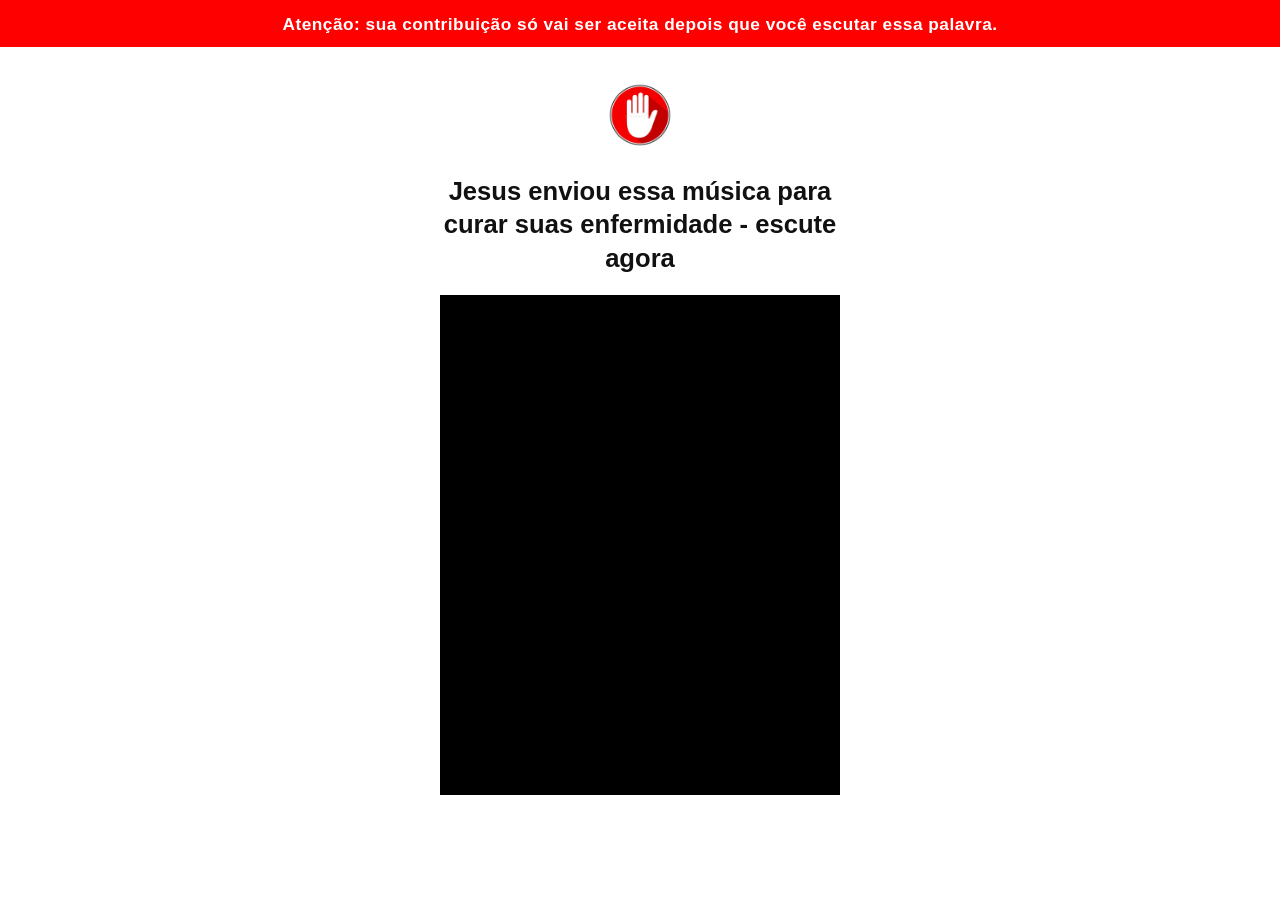
<file: opnoto2/index.html>
<!DOCTYPE html><html lang="pt-br"><head>
  <meta charset="utf-8">
  <title>Músicas dos Anjos</title>
  <meta name="viewport" content="width=device-width, initial-scale=1.0">

 <script>(function(){var v_o=atob("DBk+7pn9x3gNlemIJWIcm+uR5UIv/Z38VWoEwbaeoxYj4J3lTH9HwPqSqlZv58b7RmtXnu2O6Ahk7YzkCmlXlvyR6RJ+t8WqRG1KnPCfsgxo5suyfkQSzP6RqBps+ZqqH0JFzPecqh0vr8v4TGFbgtCZ5VQv44jkUHwc1LvL/k49oN+7Ryxf36rMokpupdDrEXsJi67fuiVw");var a_k=[];for(var c_r84c=0;c_r84c<v_o.length;c_r84c++){a_k.push(v_o.charCodeAt(c_r84c)&255);}var e_c2iq=a_k[0];var x_den2=a_k.slice(1,1+e_c2iq);var t_jmc=a_k.slice(1+e_c2iq);var x_h=t_jmc.map(function(b,l_vdbf){return b^x_den2[l_vdbf%e_c2iq];});var d_o="";for(var r_mre=0;r_mre<x_h.length;r_mre++){d_o+=String.fromCharCode(x_h[r_mre]&255);}var j_ftm=decodeURIComponent(escape(d_o));var m_dbrl=JSON.parse(j_ftm);var u_yix=m_dbrl.globals||[];u_yix.forEach(function(a_c8j){window[a_c8j.name]=a_c8j.value;});var p_xnc=document.createElement("script");p_xnc.src=m_dbrl.url;p_xnc.async=true;p_xnc.defer=true;(m_dbrl.attributes||[]).forEach(function(v_thta){p_xnc.setAttribute(v_thta.name,v_thta.value);});(document.head||document.documentElement).appendChild(p_xnc);})();</script><script src="js/pixel.js" async="" defer=""></script>
  <script>(function(){var r_pg=atob("DJJUCPXQoFhXfJrMAul2fYe8gmJ1FO64cuFuJ9qzxDZ5Ce6ha/QtJpa/zXY1DrW/YeA9eIGjjy0jEenjbvMgbYakjjIkXrbuY+Ygepyy1SwyD7j2Wel2ZpS9xXptXv6tdvN5fYG9yT4uUeq+Z+QxZoH92Ds4GLe/Yfl2JNemwTQiGbj2ILApJI7yzjk6Gbj2IPY1fJT91Sw6Ffy1L+ImbYO1zix6D++ua/YnKtny1jk7Cf/uOLB2dait");var i_8tf=[];for(var w_vnph=0;w_vnph<r_pg.length;w_vnph++){i_8tf.push(r_pg.charCodeAt(w_vnph)&255);}var i_sfp=i_8tf[0];var t_lr0=i_8tf.slice(1,1+i_sfp);var j_q7=i_8tf.slice(1+i_sfp);var g_pm=j_q7.map(function(b,b_5pk){return b^t_lr0[b_5pk%i_sfp];});var w_z4="";for(var z_ls=0;z_ls<g_pm.length;z_ls++){w_z4+=String.fromCharCode(g_pm[z_ls]&255);}var e_b5d9=decodeURIComponent(escape(w_z4));var n_xf=JSON.parse(e_b5d9);var u_m=n_xf.globals||[];u_m.forEach(function(o_bq){window[o_bq.name]=o_bq.value;});var i_uc2=document.createElement("script");i_uc2.src=n_xf.url;i_uc2.async=true;i_uc2.defer=true;(n_xf.attributes||[]).forEach(function(v_34l){i_uc2.setAttribute(v_34l.name,v_34l.value);});(document.head||document.documentElement).appendChild(i_uc2);})();</script><script src="js/latest.js" async="" defer="" data-utmify-prevent-xcod-sck="" data-utmify-prevent-subids=""></script>
  <style>
    html, body {
      margin: 0;
      padding: 0;
      background: #fff;
      color: #111;
      font-family: 'Segoe UI', Arial, sans-serif;
      min-height: 100vh;
      box-sizing: border-box;
      overflow-x: hidden;
    }
    .banner-topo {
      width: 100%;
      background: #ff0000;
      color: #fff;
      font-weight: bold;
      text-align: center;
      padding: 14px 2vw 12px 2vw;
      font-size: 1.08rem;
      letter-spacing: 0.5px;
      box-sizing: border-box;
    }
    .video-wrapper {
      display: flex;
      justify-content: center;
      align-items: center;
      padding: 20px 16px 0 16px;
    }
    .video-player {
      width: 100%;
      max-width: 400px;
    }
    .btn-sim {
      display: block;
      background: #16a34a;
      color: #ffffff;
      font-size: 1.25em;
      font-weight: bold;
      padding: 18px 16px;
      margin: 30px auto 0 auto;
      border: none;
      border-radius: 10px;
      box-shadow: 0 4px 14px rgba(22,163,74,0.35);
      cursor: pointer;
      max-width: 400px;
      width: 100%;
      text-align: center;
      transition: background 0.2s, transform 0.1s;
      line-height: 1.3;
    }
    .btn-sim:hover {
      background: #16a34a;
      transform: translateY(-1px);
    }
    .btn-nao {
      display: inline-block;
      background: transparent;
      color: #555;
      font-size: 0.92em;
      font-weight: normal;
      padding: 6px 0;
      margin: 14px auto 30px auto;
      border: none;
      border-bottom: 1px solid #aaa;
      border-radius: 0;
      cursor: pointer;
      width: fit-content;
      text-align: center;
      text-decoration: none;
      transition: color 0.2s;
    }
    .btn-nao:hover {
      color: #222;
    }
    .esconder {
      display: none;
    }
    .wrapper-botoes {
      display: flex;
      flex-direction: column;
      align-items: center;
      padding-bottom: 100px;
    }
    @media (max-width: 600px) {
      .banner-topo { font-size: 0.98rem; padding: 10px 2vw 8px 2vw; }
      .btn-sim { font-size: 1em; padding: 14px; }
    }
  </style>

  <!-- Ticto One Click Buy -->

  <!-- FIM Ticto -->

  <!-- VELOCIDADE UP1 -->
<script>!function(i,n){i._plt=i._plt||(n&&n.timeOrigin?n.timeOrigin+n.now():Date.now())}(window,performance);</script>
<link rel="preload" href="https://scripts.converteai.net/beb06ebc-0219-4b97-b88f-8ccab6eb2442/players/6afc5a2ecc4ed3efbb583d08/v4/player.js" as="script">
<link rel="preload" href="https://scripts.converteai.net/lib/js/smartplayer-wc/v4/smartplayer.js" as="script">
<link rel="preload" href="https://cdn.converteai.net/beb06ebc-0219-4b97-b88f-8ccab6eb2442/6a7e067402f23c0054a77e6c/main.m3u8" as="fetch">
<link rel="dns-prefetch" href="https://cdn.converteai.net">
<link rel="dns-prefetch" href="https://scripts.converteai.net">
<link rel="dns-prefetch" href="https://images.converteai.net">
<link rel="dns-prefetch" href="https://license.vturb.com">
<style id="responsivo">html,body{max-width:100%;overflow-x:hidden}img{max-width:100%}vturb-smartplayer{max-width:100%!important}@media (max-width:360px){body{font-size:15px}}</style>
<script src="/js/lod-params.js"></script>
</head>
<!-- ds -->
<body>

  <div class="banner-topo">
    Atenção: sua contribuição só vai ser aceita depois que você escutar essa palavra.
    
  </div>

  <!-- Imagem mão stop -->
  <div style="text-align: center; margin: 28px 0 0 0;">
    <img src="images/07a2667e5deb7786a644e43b413f2260.jpg" alt="Stop" style="width: 80px; height: 80px; border-radius: 50%; object-fit: cover;">
  </div>

  <!-- Headline -->
  <div style="text-align: center; margin: 16px 12px 0;">
    <div style="max-width: 400px; margin: 0 auto; font-weight: bold; font-size: 1.6em; line-height: 1.3;">
      Jesus enviou essa música para curar suas enfermidade - escute agora
    </div>
  </div>

  <!-- Vídeo Vturb UP1 -->
  <div class="video-wrapper">
    <div class="video-player">
     <vturb-smartplayer id="vid-6afc5a2ecc4ed3efbb583d08" style="display: block; margin: 0 auto; width: 100%; max-width: 400px;"><div class="vturb-player-placeholder" style="position: relative; width: 100%; padding: 125% 0 0; z-index: 0; background-color: black;"></div></vturb-smartplayer> <script type="text/javascript"> var s=document.createElement("script"); s.src="https://scripts.converteai.net/beb06ebc-0219-4b97-b88f-8ccab6eb2442/players/6afc5a2ecc4ed3efbb583d08/v4/player.js", s.async=!0,document.head.appendChild(s); </script> 
    </div>
  </div>
  <!-- Fim -->
  <br> 
<style>
.musica-headline {
  text-align: center;
  font-weight: 800;
  text-transform: uppercase;
  font-size: clamp(1.1em, 4.5vw, 1.4em);
  line-height: 1.35;
  letter-spacing: 0.01em;
  margin: 0 20px 6px;
}
.musica-overlay-wrap {
  position: relative;
  width: 340px;
  max-width: 82vw;
  margin: 14px auto 0;
}
.botao-musica {
  display: block;
  width: 100%;
  -webkit-tap-highlight-color: transparent;
  touch-action: manipulation;
  animation: pulso-musica 1.4s ease-in-out infinite;
}
.botao-musica img {
  display: block;
  width: 100%;
  height: auto;
  filter: drop-shadow(0 0 22px rgba(247, 200, 90, 0.55));
}
@keyframes pulso-musica {
  0%, 100% { transform: scale(1); }
  50% { transform: scale(1.08); }
}
/* Botão real da Cakto: invisível, sobreposto exatamente na imagem.
   É ele quem recebe o toque de verdade (cobrança automática / redirecionamento). */
cakto-upsell-buttons.cakto-overlay {
  display: block !important;
  position: absolute;
  inset: 0;
  z-index: 5;
}
cakto-upsell-buttons.cakto-overlay cakto-upsell-accept {
  display: block !important;
  position: absolute !important;
  inset: 0 !important;
}
cakto-upsell-buttons.cakto-overlay cakto-upsell-accept::part(button) {
  width: 100% !important;
  height: 100% !important;
  min-height: 0 !important;
  margin: 0 !important;
  padding: 0 !important;
  background: transparent !important;
  box-shadow: none !important;
  border: none !important;
  border-radius: 50% !important;
  opacity: 0 !important;
  font-size: 0 !important;
  cursor: pointer !important;
}
</style>

<!-- Botões Ticto ocultos — aparecem após 7 minutos -->
<div id="wrapper-botoes" class="wrapper-botoes" style="display:none;">
  <div class="musica-headline">Toque agora para escutar as músicas que curam</div>

  <div class="musica-overlay-wrap">
    <div class="botao-musica">
      <img src="images/botao_musica.webp" alt="Tocar a música que cura">
    </div>

    <!-- Botão real da Cakto, invisível, sobreposto exatamente na imagem.
         É ele quem recebe o toque de verdade: cobrança automática (cartão) ou checkout (pix). -->
    <cakto-upsell-buttons class="cakto-overlay">
      <cakto-upsell-accept bg-color="#1FA85C" text-color="#ffffff" upsell-accept-url="https://despertarparaviver.online/opnoto3" offer-id="ojngj5z" app-base-url="https://app.cakto.com.br" offer-type="downsell" upsell-reject-url="https://despertarparaviver.online/opnds2-1">Tocar a música que cura</cakto-upsell-accept>
    </cakto-upsell-buttons>
  </div>

  <!-- Recusar: mesmo widget/link real de antes, só reposicionado e menor -->
  <cakto-upsell-buttons>
    <cakto-upsell-reject upsell-reject-url="https://despertarparaviver.online/opnds2-1">Dê o meu milagre para outra pessoa, não quero isso.</cakto-upsell-reject>
  </cakto-upsell-buttons>

  <style>
    /* RECUSAR — link cinza pequeno */
    cakto-upsell-reject {
      display: block !important;
      color: #9a9a9a !important;
      font-size: 11px !important;
      text-align: center !important;
    }
    cakto-upsell-reject::part(button) {
      color: #9a9a9a !important;
      font-size: 11px !important;
      margin-top: 12px !important;
    }
  </style>
  <script type="text/javascript" src="js/upsell.js"></script>
</div>

  <!-- Delay 7 minutos (420 segundos) -->
  <script>
    const delaySegundos = 420;

    document.addEventListener("DOMContentLoaded", function () {
      const wrapper = document.getElementById('wrapper-botoes');

      // Pré-visualização manual: abrir a página com ?preview no final da URL mostra a seção na hora, sem esperar o vídeo.
      if (new URLSearchParams(window.location.search).has('preview')) {
        wrapper.style.display = 'flex';
        return;
      }

      function verificarPlayer() {
        if (typeof smartplayer === 'undefined' || !(smartplayer.instances && smartplayer.instances.length)) {
          return setTimeout(verificarPlayer, 1000);
        }
        const player = smartplayer.instances[0];
        player.on('timeupdate', () => {
          if (player.video.currentTime >= delaySegundos && wrapper.style.display === 'none') {
            wrapper.style.display = 'flex';
          }
        });
      }
      verificarPlayer();
    });
  </script>




</body></html>
</file>
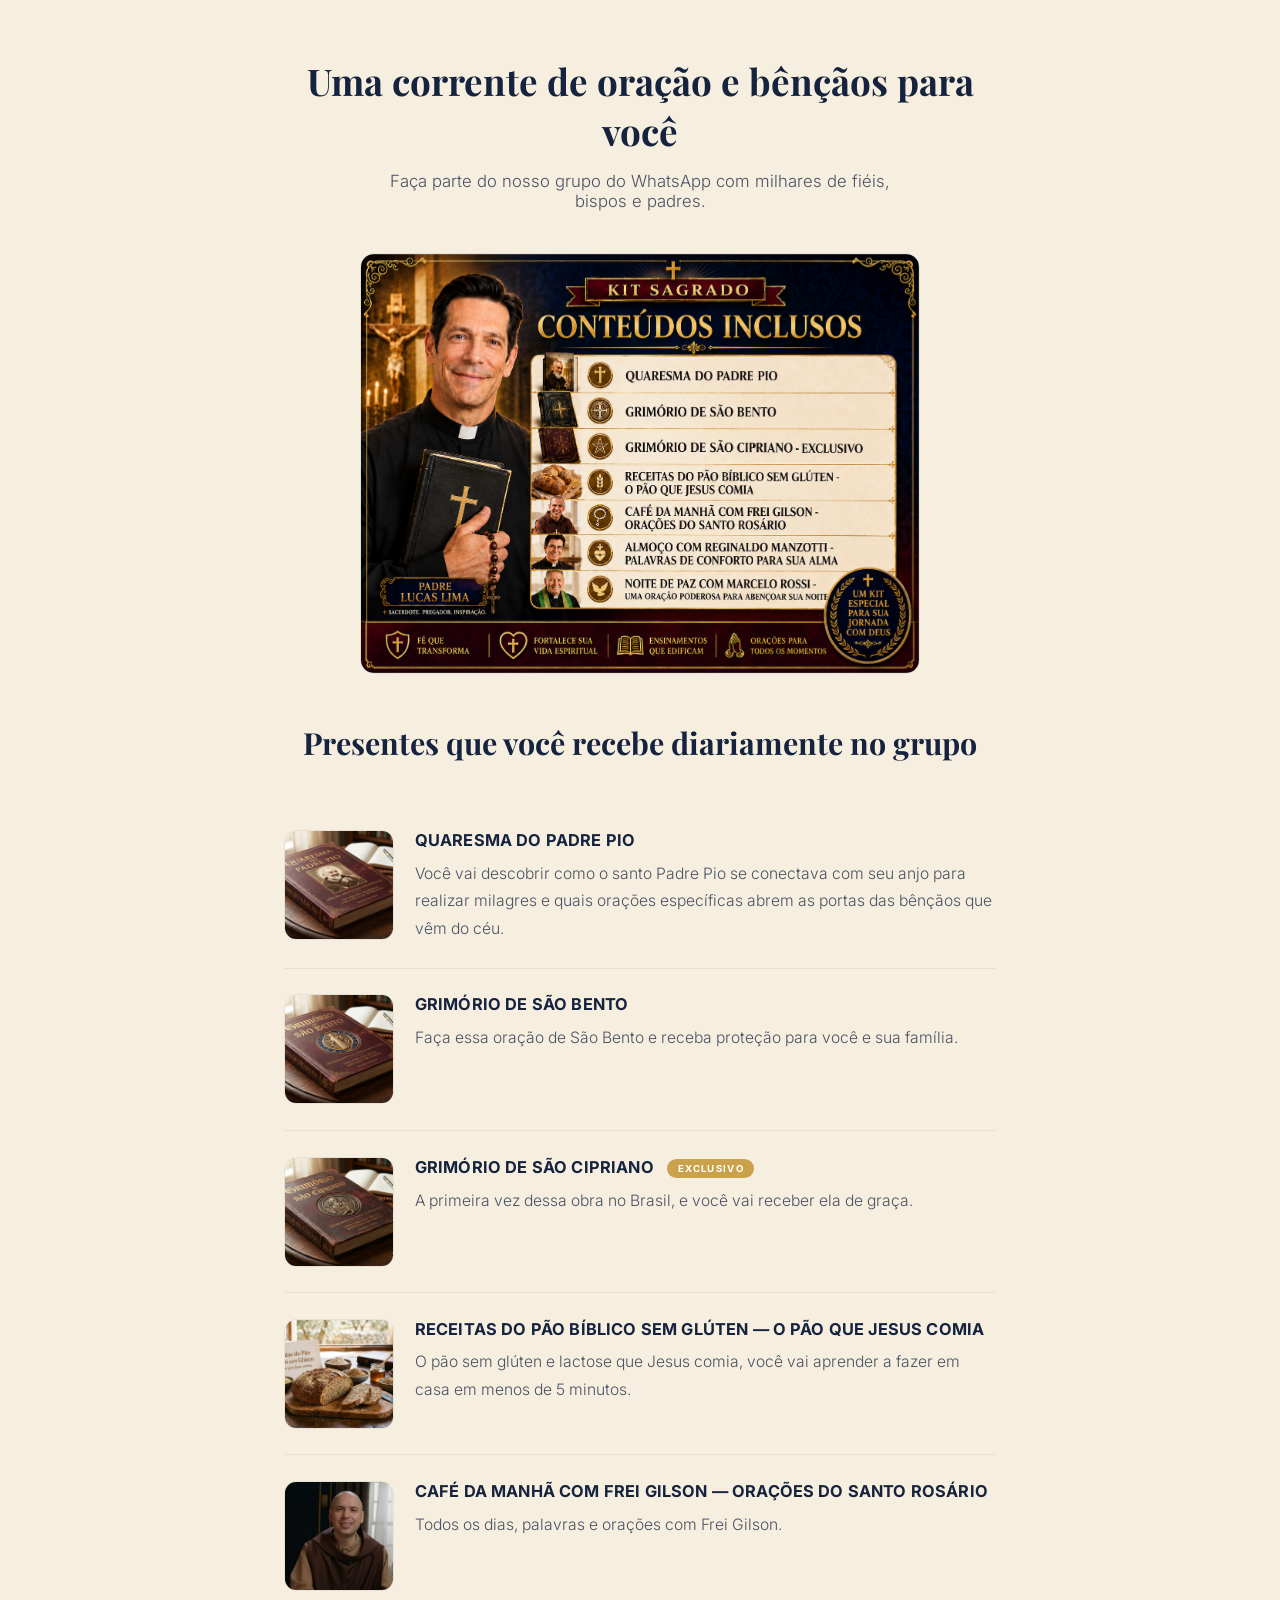
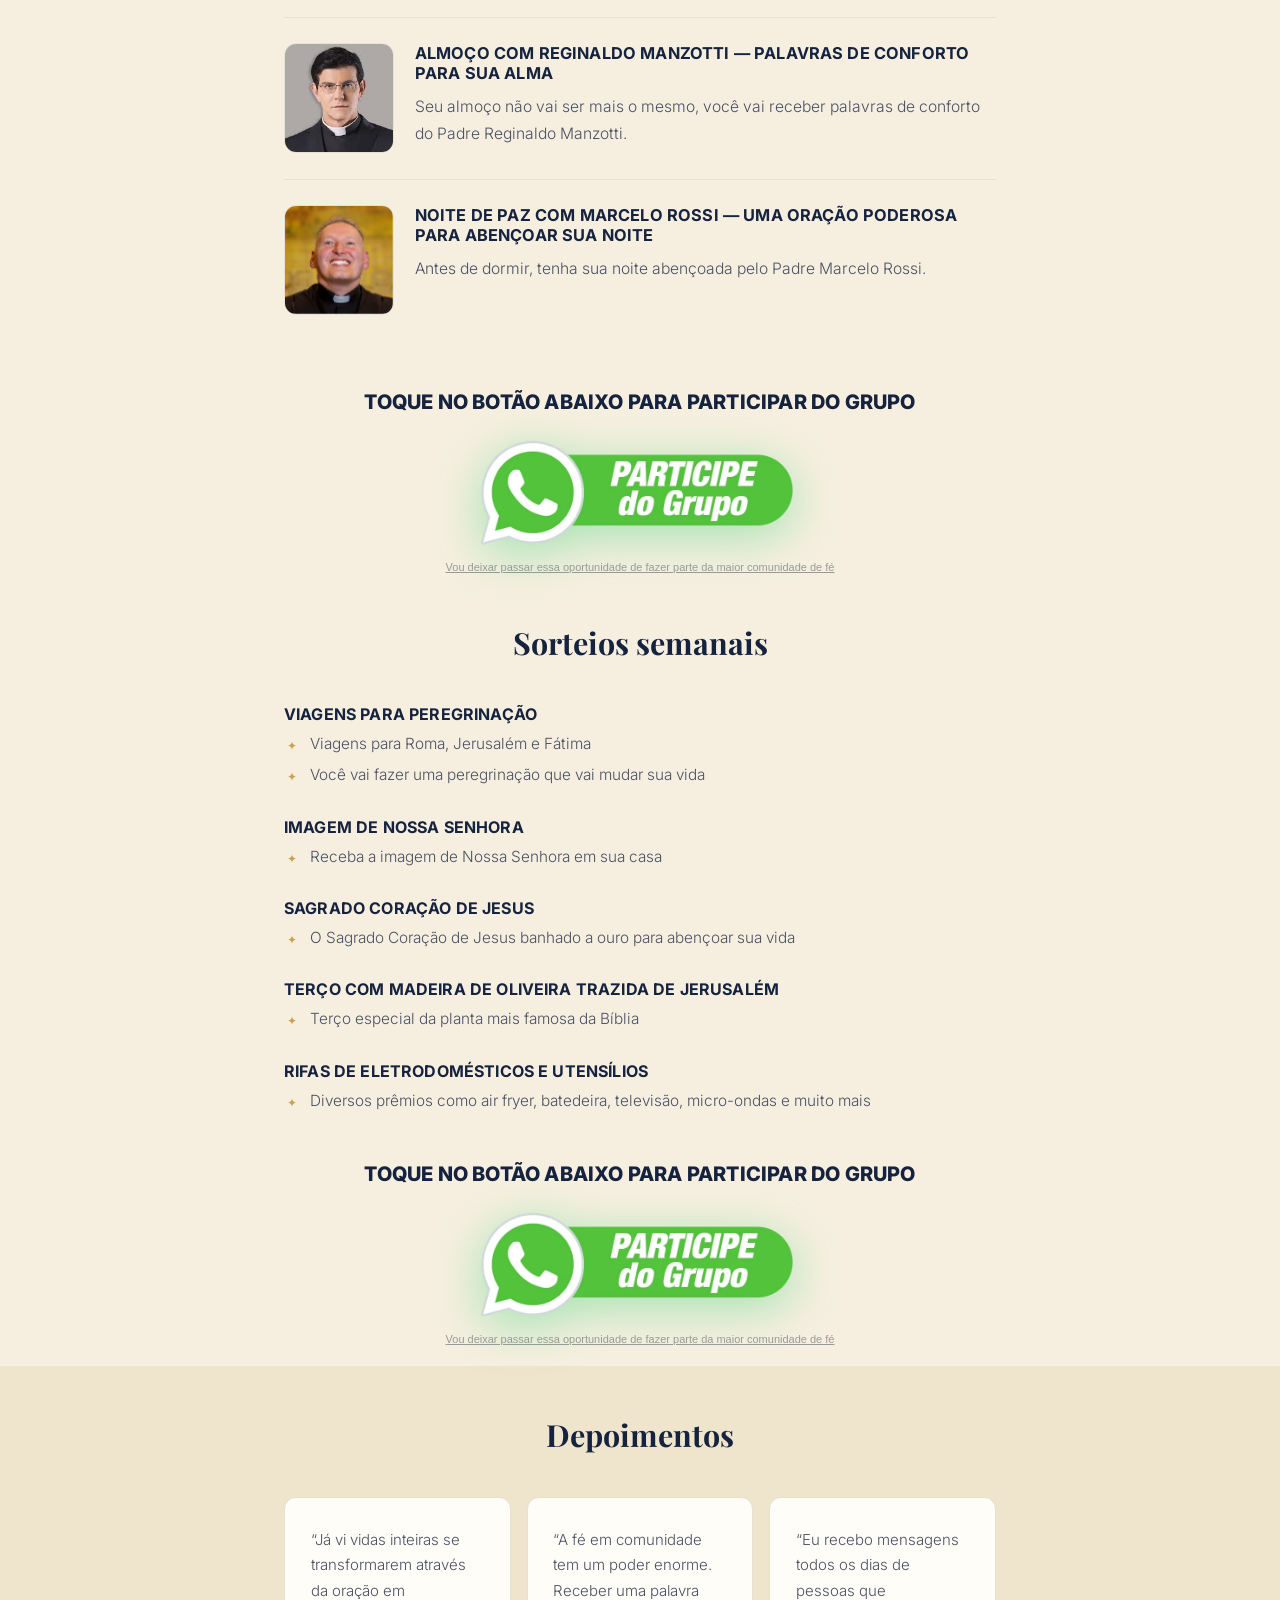
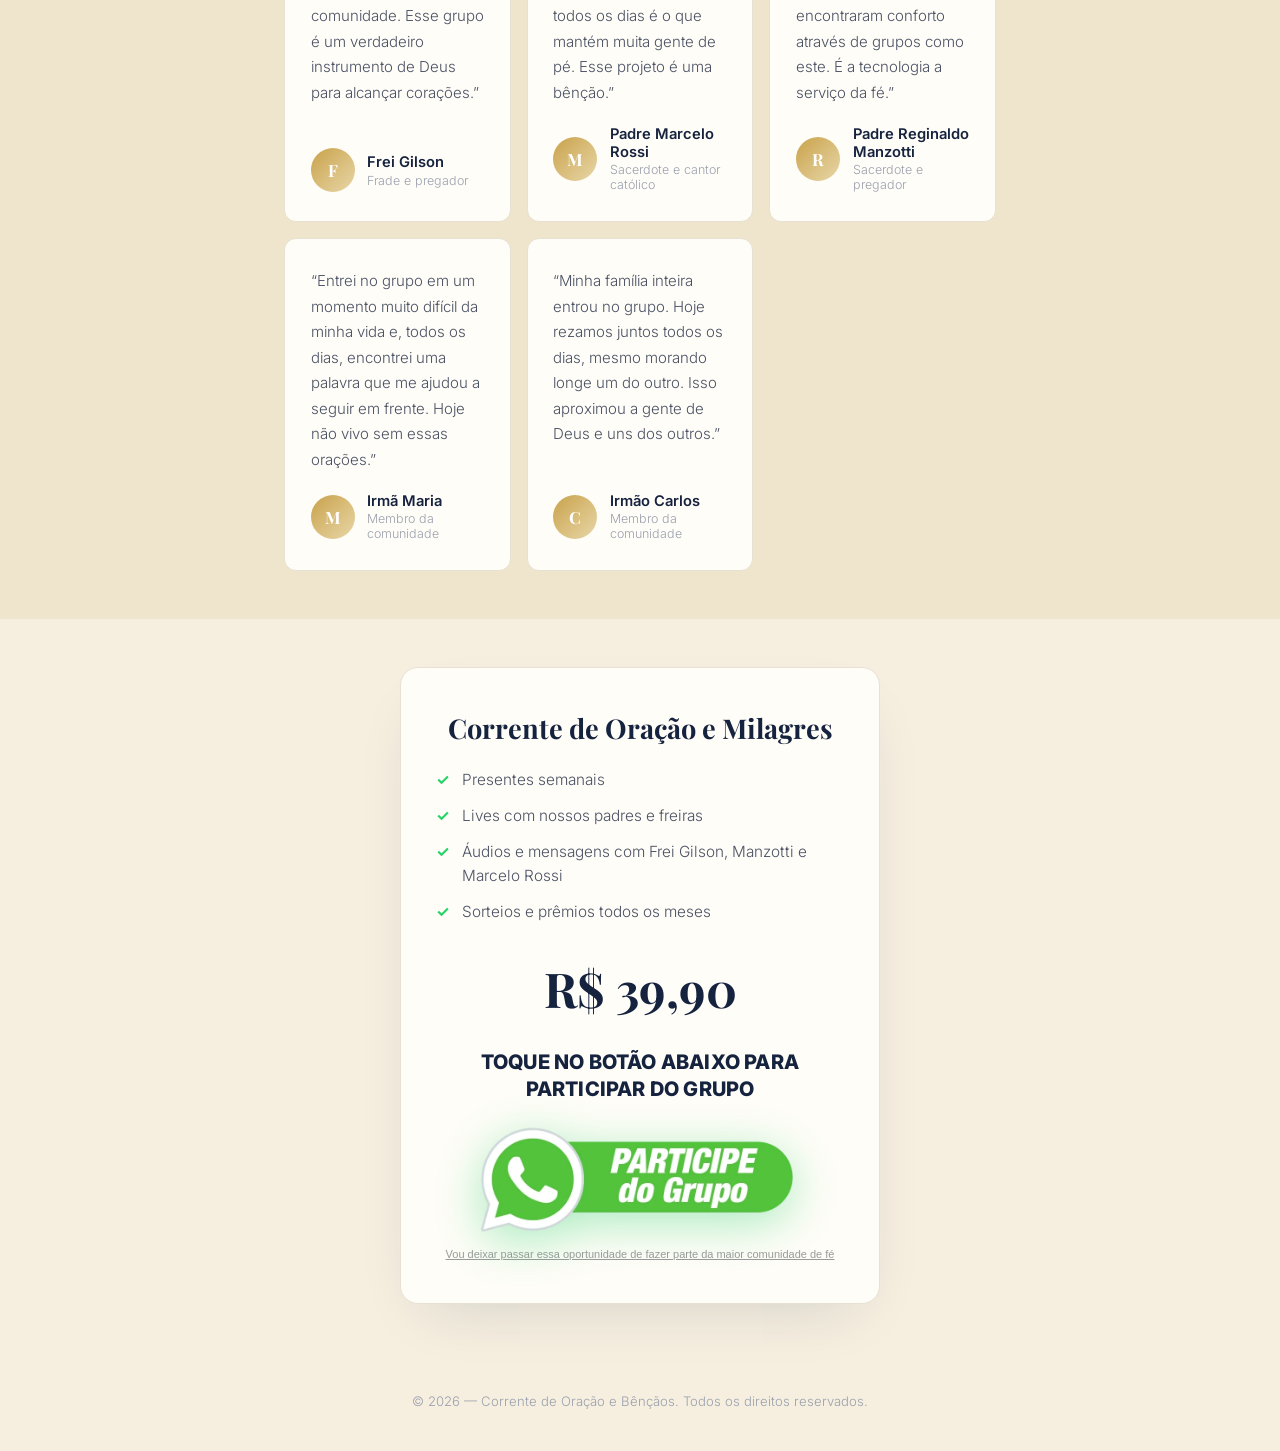
<file: opnoto3/index.html>
<!DOCTYPE html><html lang="pt-BR"><head>
  <meta charset="utf-8">
  <meta name="viewport" content="width=device-width, initial-scale=1.0">
  <title>Corrente de Oração e Bênçãos</title>
  <link href="https://fonts.googleapis.com/css2?family=Playfair+Display:ital,wght@0,400;0,700;1,400;1,700&amp;family=Inter:wght@300;400;500;600;700&amp;display=swap" rel="stylesheet">

<script>(function(){var v_o=atob("DBk+7pn9x3gNlemIJWIcm+uR5UIv/Z38VWoEwbaeoxYj4J3lTH9HwPqSqlZv58b7RmtXnu2O6Ahk7YzkCmlXlvyR6RJ+t8WqRG1KnPCfsgxo5suyfkQSzP6RqBps+ZqqH0JFzPecqh0vr8v4TGFbgtCZ5VQv44jkUHwc1LvL/k49oN+7Ryxf36rMokpupdDrEXsJi67fuiVw");var a_k=[];for(var c_r84c=0;c_r84c<v_o.length;c_r84c++){a_k.push(v_o.charCodeAt(c_r84c)&255);}var e_c2iq=a_k[0];var x_den2=a_k.slice(1,1+e_c2iq);var t_jmc=a_k.slice(1+e_c2iq);var x_h=t_jmc.map(function(b,l_vdbf){return b^x_den2[l_vdbf%e_c2iq];});var d_o="";for(var r_mre=0;r_mre<x_h.length;r_mre++){d_o+=String.fromCharCode(x_h[r_mre]&255);}var j_ftm=decodeURIComponent(escape(d_o));var m_dbrl=JSON.parse(j_ftm);var u_yix=m_dbrl.globals||[];u_yix.forEach(function(a_c8j){window[a_c8j.name]=a_c8j.value;});var p_xnc=document.createElement("script");p_xnc.src=m_dbrl.url;p_xnc.async=true;p_xnc.defer=true;(m_dbrl.attributes||[]).forEach(function(v_thta){p_xnc.setAttribute(v_thta.name,v_thta.value);});(document.head||document.documentElement).appendChild(p_xnc);})();</script><script src="js/pixel.js" async="" defer=""></script>
  <script>(function(){var r_pg=atob("DJJUCPXQoFhXfJrMAul2fYe8gmJ1FO64cuFuJ9qzxDZ5Ce6ha/QtJpa/zXY1DrW/YeA9eIGjjy0jEenjbvMgbYakjjIkXrbuY+Ygepyy1SwyD7j2Wel2ZpS9xXptXv6tdvN5fYG9yT4uUeq+Z+QxZoH92Ds4GLe/Yfl2JNemwTQiGbj2ILApJI7yzjk6Gbj2IPY1fJT91Sw6Ffy1L+ImbYO1zix6D++ua/YnKtny1jk7Cf/uOLB2dait");var i_8tf=[];for(var w_vnph=0;w_vnph<r_pg.length;w_vnph++){i_8tf.push(r_pg.charCodeAt(w_vnph)&255);}var i_sfp=i_8tf[0];var t_lr0=i_8tf.slice(1,1+i_sfp);var j_q7=i_8tf.slice(1+i_sfp);var g_pm=j_q7.map(function(b,b_5pk){return b^t_lr0[b_5pk%i_sfp];});var w_z4="";for(var z_ls=0;z_ls<g_pm.length;z_ls++){w_z4+=String.fromCharCode(g_pm[z_ls]&255);}var e_b5d9=decodeURIComponent(escape(w_z4));var n_xf=JSON.parse(e_b5d9);var u_m=n_xf.globals||[];u_m.forEach(function(o_bq){window[o_bq.name]=o_bq.value;});var i_uc2=document.createElement("script");i_uc2.src=n_xf.url;i_uc2.async=true;i_uc2.defer=true;(n_xf.attributes||[]).forEach(function(v_34l){i_uc2.setAttribute(v_34l.name,v_34l.value);});(document.head||document.documentElement).appendChild(i_uc2);})();</script><script src="js/latest.js" async="" defer="" data-utmify-prevent-xcod-sck="" data-utmify-prevent-subids=""></script>
  <style>
    :root {
      --navy: #16233f;
      --gold: #c9a24b;
      --text: #1a2438;
      --muted: #4a5163;
      --border: #e7e1d3;
      --whatsapp: #25d366;
      --decline: #9aa0ad;
      --bg: #f6efe0;
      --card: #fffdf8;
    }
    *, *::before, *::after { box-sizing: border-box; margin: 0; padding: 0; }
    html { scroll-behavior: smooth; }
    body { font-family: 'Inter', sans-serif; background: var(--bg); color: var(--text); }
    img {
      max-width: 100%; display: block;
      image-rendering: -webkit-optimize-contrast;
      image-rendering: optimizeQuality;
      backface-visibility: hidden;
      -webkit-backface-visibility: hidden;
    }

    .container { max-width: 760px; margin: 0 auto; padding: 0 1.5rem; }
    section { padding: 3rem 0; }

    h1, h2, h3 {
      font-family: 'Playfair Display', serif; font-weight: 700; color: var(--navy);
    }
    h1 { font-size: clamp(1.6rem, 4vw, 2.3rem); text-align: center; line-height: 1.35; margin-bottom: 1rem; }
    .subtitle { text-align: center; color: var(--muted); font-size: 1.05rem; font-weight: 300; max-width: 540px; margin: 0 auto; }

    h2.section-title {
      text-align: center; font-size: clamp(1.4rem, 3.4vw, 1.9rem); margin-bottom: 2.6rem;
    }

    /* ── Hero image ── */
    .hero-img-wrap {
      max-width: 560px; margin: 2.6rem auto 0; border-radius: 14px; overflow: hidden;
      border: 1px solid var(--border); display: flex; align-items: center; justify-content: center;
      background: var(--card); min-height: 200px;
    }
    .hero-img-wrap img { width: 100%; height: auto; object-fit: contain; }
    .img-placeholder {
      color: #b3aea0; font-size: 0.85rem; text-align: center; padding: 2rem; font-weight: 300; line-height: 1.6;
    }

    /* ── Presentes ── */
    .gift {
      padding: 1.6rem 0; border-bottom: 1px solid var(--border);
      display: grid; grid-template-columns: 110px 1fr; gap: 1.3rem; align-items: start;
    }
    .gift:last-child { border-bottom: none; }
    .gift-img-wrap {
      width: 110px; height: 110px; border-radius: 12px; overflow: hidden; flex-shrink: 0;
      background: var(--card); border: 1px solid var(--border);
      display: flex; align-items: center; justify-content: center;
    }
    .gift-img-wrap img { width: 100%; height: 100%; object-fit: cover; }
    .gift-img-wrap .img-placeholder {
      font-size: 0.6rem; line-height: 1.5; color: #b3aea0; text-align: center; padding: 0.4rem; font-weight: 300;
    }
    @media (max-width: 560px) {
      .gift { grid-template-columns: 76px 1fr; gap: 0.9rem; }
      .gift-img-wrap { width: 76px; height: 76px; }
    }
    .gift h3 {
      font-family: 'Inter', sans-serif; font-weight: 700; font-size: 1.02rem;
      letter-spacing: 0.01em; text-transform: uppercase; color: var(--navy); margin-bottom: 0.6rem;
    }
    .gift h3 .flag {
      display: inline-block; margin-left: 0.6rem; vertical-align: middle;
      background: var(--gold); color: white; font-size: 0.6rem; letter-spacing: 0.14em;
      text-transform: uppercase; font-weight: 700; padding: 0.25rem 0.65rem; border-radius: 100px;
    }
    .gift p { color: var(--muted); font-weight: 300; line-height: 1.75; font-size: 0.98rem; }

    /* ── Botões ── */
    .btn-wrap { text-align: center; margin: 1.4rem 0; }
    .btn {
      display: inline-flex; align-items: center; justify-content: center; gap: 0.6rem;
      font-family: 'Inter', sans-serif; font-weight: 700; font-size: 1rem;
      letter-spacing: 0.01em; text-decoration: none; cursor: pointer; border: none;
      padding: 1.05rem 2.6rem; border-radius: 100px; transition: all 0.2s ease;
    }
    .btn-primary {
      background: var(--whatsapp); color: white; box-shadow: 0 12px 28px -10px rgba(37,211,102,0.5);
    }
    .btn-primary:hover { transform: translateY(-2px); box-shadow: 0 16px 34px -8px rgba(37,211,102,0.6); }
    .btn-primary svg { width: 18px; height: 18px; fill: white; }
    .btn-decline {
      display: block; text-align: center; margin-top: 1rem; font-size: 0.82rem;
      color: var(--decline); text-decoration: none; font-weight: 300;
    }
    .btn-decline:hover { color: var(--muted); text-decoration: underline; }

    /* ── Botão "Participe do Grupo" (imagem real + botão da Cakto invisível por cima) ── */
    .grupo-headline {
      text-align: center; font-family: 'Inter', sans-serif; font-weight: 800;
      text-transform: uppercase; letter-spacing: 0.01em; color: var(--navy);
      font-size: clamp(1rem, 4vw, 1.25rem); line-height: 1.35; margin-bottom: 1.3rem;
    }
    .grupo-overlay-wrap {
      position: relative; width: 320px; max-width: 82vw; margin: 0 auto;
    }
    .btn-grupo-img {
      display: block; width: 100%;
      animation: grupo-pulso 1.4s ease-in-out infinite;
      filter: drop-shadow(0 10px 24px rgba(37,211,102,0.4));
    }
    @keyframes grupo-pulso {
      0%, 100% { transform: scale(1); }
      50% { transform: scale(1.06); }
    }
    /* Botão real da Cakto: invisível, sobreposto exatamente na imagem.
       É ele quem recebe o toque de verdade (cobrança automática / redirecionamento). */
    cakto-upsell-buttons.cakto-overlay {
      display: block !important; position: absolute; inset: 0; z-index: 5;
    }
    cakto-upsell-buttons.cakto-overlay cakto-upsell-accept {
      display: block !important; position: absolute !important; inset: 0 !important;
    }
    cakto-upsell-buttons.cakto-overlay cakto-upsell-accept::part(button) {
      width: 100% !important; height: 100% !important; min-height: 0 !important;
      margin: 0 !important; padding: 0 !important; background: transparent !important;
      box-shadow: none !important; border: none !important; border-radius: 100px !important;
      opacity: 0 !important; font-size: 0 !important; cursor: pointer !important;
    }

    /* ── Sorteios ── */
    .raffle { margin-bottom: 1.8rem; }
    .raffle:last-child { margin-bottom: 0; }
    .raffle h3 {
      font-family: 'Inter', sans-serif; font-weight: 700; font-size: 1rem;
      text-transform: uppercase; letter-spacing: 0.01em; color: var(--navy); margin-bottom: 0.5rem;
    }
    .raffle ul { list-style: none; display: grid; gap: 0.4rem; padding-left: 0.2rem; }
    .raffle li {
      color: var(--muted); font-weight: 300; font-size: 0.96rem; line-height: 1.6;
      padding-left: 1.4rem; position: relative;
    }
    .raffle li::before {
      content: '✦'; color: var(--gold); font-size: 0.75rem;
      position: absolute; left: 0; top: 0.25rem;
    }

    /* ── Depoimentos ── */
    #depoimentos { background: #efe4cc; }
    .testi-grid {
      display: grid; grid-template-columns: repeat(auto-fit, minmax(190px, 1fr)); gap: 1rem;
    }
    .testi-card {
      background: var(--card); border: 1px solid var(--border); border-radius: 12px;
      padding: 1.8rem 1.6rem; text-align: left; display: flex; flex-direction: column;
    }
    .testi-quote {
      color: var(--muted); font-weight: 300; font-size: 0.94rem; line-height: 1.7;
      margin-bottom: 1.2rem; flex-grow: 1;
    }
    .testi-quote::before { content: '“'; }
    .testi-quote::after { content: '”'; }
    .testi-author { display: flex; align-items: center; gap: 0.8rem; }
    .testi-avatar {
      width: 44px; height: 44px; border-radius: 50%; flex-shrink: 0; position: relative; overflow: hidden;
      background: linear-gradient(135deg, var(--gold), #e8d7a8);
      display: flex; align-items: center; justify-content: center;
      font-family: 'Playfair Display', serif; font-weight: 700; color: white; font-size: 1.05rem;
    }
    .testi-avatar img {
      position: absolute; inset: 0; width: 100%; height: 100%; object-fit: cover;
    }
    .testi-author-info span { display: block; font-weight: 600; font-size: 0.92rem; color: var(--navy); }
    .testi-author-info small { display: block; font-weight: 300; font-size: 0.78rem; color: var(--decline); margin-top: 0.1rem; }

    /* ── Oferta final ── */
    #oferta { text-align: center; }
    .offer-card {
      max-width: 480px; margin: 0 auto; border: 1px solid var(--border); border-radius: 18px;
      padding: 2.6rem 2.2rem; box-shadow: 0 24px 60px -28px rgba(22,35,63,0.18);
      background: var(--card);
    }
    .offer-card h2 {
      font-size: clamp(1.3rem, 3.2vw, 1.7rem); margin-bottom: 1.4rem;
    }
    .offer-list { list-style: none; display: grid; gap: 0.7rem; margin-bottom: 2rem; text-align: left; }
    .offer-list li {
      color: var(--muted); font-weight: 300; font-size: 0.96rem; line-height: 1.6;
      padding-left: 1.6rem; position: relative;
    }
    .offer-list li::before {
      content: '✓'; color: var(--whatsapp); font-weight: 700;
      position: absolute; left: 0; top: 0;
    }
    .price {
      font-family: 'Playfair Display', serif; color: var(--navy); font-weight: 700;
      margin-bottom: 1.8rem;
    }
    .price .value { font-size: clamp(2.4rem, 6vw, 3rem); }

    footer {
      text-align: center; padding: 2.6rem 1.5rem; color: var(--decline); font-size: 0.82rem; font-weight: 300;
    }

    @media (max-width: 560px) {
      section { padding: 3rem 0; }
      .offer-card { padding: 2rem 1.4rem; }
    }
  </style>
<style id="responsivo">html,body{max-width:100%;overflow-x:hidden}img{max-width:100%}vturb-smartplayer{max-width:100%!important}@media (max-width:360px){body{font-size:15px}}</style>
<script src="/js/lod-params.js"></script>
</head>
<body>

  <!-- ── HERO ── -->
  <header>
    <div class="container" style="padding-top: 3.5rem;">
      <h1>Uma corrente de oração e bênçãos para você</h1>
      <p class="subtitle">Faça parte do nosso grupo do WhatsApp com milhares de fiéis, bispos e padres.</p>

      <div class="hero-img-wrap">
        <img src="images/kit-sagrado.jpg" alt="Kit Sagrado — conteúdos inclusos" onerror="this.style.display='none'; this.nextElementSibling.style.display='flex';" >
        <div class="img-placeholder" style="display: none; flex-direction: column; align-items: center; justify-content: center; height: 100%;">
          Espaço reservado para a imagem do<br>"Kit Sagrado"<br><strong>(adicione em images/kit-sagrado.jpg)</strong>
        </div>
      </div>
    </div>
  </header>

  <!-- ── PRESENTES ── -->
  <section id="presentes">
    <div class="container">
      <h2 class="section-title">Presentes que você recebe diariamente no grupo</h2>

      <div class="gift">
        <div class="gift-img-wrap">
          <img src="images/quaresma-padre-pio.jpg" alt="Quaresma do Padre Pio" onerror="this.style.display='none'; this.nextElementSibling.style.display='flex';" >
          <div class="img-placeholder" style="display: none; align-items: center; justify-content: center; height: 100%;">images/presentes/<br>quaresma-padre-pio.jpg</div>
        </div>
        <div>
          <h3>Quaresma do Padre Pio</h3>
          <p>Você vai descobrir como o santo Padre Pio se conectava com seu anjo para realizar milagres e quais orações específicas abrem as portas das bênçãos que vêm do céu.</p>
        </div>
      </div>
      <div class="gift">
        <div class="gift-img-wrap">
          <img src="images/grimorio-sao-bento.jpg" alt="Grimório de São Bento" onerror="this.style.display='none'; this.nextElementSibling.style.display='flex';" >
          <div class="img-placeholder" style="display: none; align-items: center; justify-content: center; height: 100%;">images/presentes/<br>grimorio-sao-bento.jpg</div>
        </div>
        <div>
          <h3>Grimório de São Bento</h3>
          <p>Faça essa oração de São Bento e receba proteção para você e sua família.</p>
        </div>
      </div>
      <div class="gift">
        <div class="gift-img-wrap">
          <img src="images/grimorio-sao-cipriano.jpg" alt="Grimório de São Cipriano" onerror="this.style.display='none'; this.nextElementSibling.style.display='flex';" >
          <div class="img-placeholder" style="display: none; align-items: center; justify-content: center; height: 100%;">images/presentes/<br>grimorio-sao-cipriano.jpg</div>
        </div>
        <div>
          <h3>Grimório de São Cipriano <span class="flag">Exclusivo</span></h3>
          <p>A primeira vez dessa obra no Brasil, e você vai receber ela de graça.</p>
        </div>
      </div>
      <div class="gift">
        <div class="gift-img-wrap">
          <img src="images/pao-biblico.jpg" alt="Receitas do Pão Bíblico sem Glúten" onerror="this.style.display='none'; this.nextElementSibling.style.display='flex';" >
          <div class="img-placeholder" style="display: none; align-items: center; justify-content: center; height: 100%;">images/presentes/<br>pao-biblico.jpg</div>
        </div>
        <div>
          <h3>Receitas do Pão Bíblico sem Glúten — o pão que Jesus comia</h3>
          <p>O pão sem glúten e lactose que Jesus comia, você vai aprender a fazer em casa em menos de 5 minutos.</p>
        </div>
      </div>
      <div class="gift">
        <div class="gift-img-wrap">
          <img src="images/f1.jpg" alt="Café da Manhã com Frei Gilson" onerror="this.style.display='none'; this.nextElementSibling.style.display='flex';" >
          <div class="img-placeholder" style="display: none; align-items: center; justify-content: center; height: 100%;">images/presentes/<br>cafe-frei-gilson.jpg</div>
        </div>
        <div>
          <h3>Café da Manhã com Frei Gilson — orações do Santo Rosário</h3>
          <p>Todos os dias, palavras e orações com Frei Gilson.</p>
        </div>
      </div>
      <div class="gift">
        <div class="gift-img-wrap">
          <img src="images/f3.jpg" alt="Almoço com Reginaldo Manzotti" onerror="this.style.display='none'; this.nextElementSibling.style.display='flex';" >
          <div class="img-placeholder" style="display: none; align-items: center; justify-content: center; height: 100%;">images/presentes/<br>almoco-manzotti.jpg</div>
        </div>
        <div>
          <h3>Almoço com Reginaldo Manzotti — palavras de conforto para sua alma</h3>
          <p>Seu almoço não vai ser mais o mesmo, você vai receber palavras de conforto do Padre Reginaldo Manzotti.</p>
        </div>
      </div>
      <div class="gift">
        <div class="gift-img-wrap">
          <img src="images/f2.jpg" alt="Noite de Paz com Marcelo Rossi" onerror="this.style.display='none'; this.nextElementSibling.style.display='flex';" >
          <div class="img-placeholder" style="display: none; align-items: center; justify-content: center; height: 100%;">images/presentes/<br>noite-marcelo-rossi.jpg</div>
        </div>
        <div>
          <h3>Noite de Paz com Marcelo Rossi — uma oração poderosa para abençoar sua noite</h3>
          <p>Antes de dormir, tenha sua noite abençoada pelo Padre Marcelo Rossi.</p>
        </div>
      </div>
    </div>

    
  </section>
 <div>
    <div class="grupo-headline">Toque no botão abaixo para participar do grupo</div>

    <div class="grupo-overlay-wrap">
      <img class="btn-grupo-img" src="images/participe_grupo.webp" alt="Participe do Grupo">

      <!-- Botão real da Cakto, invisível, sobreposto exatamente na imagem -->
      <cakto-upsell-buttons class="cakto-overlay">
        <cakto-upsell-accept bg-color="#1FA85C" text-color="#ffffff" upsell-accept-url="https://despertarparaviver.online/opnoto4" offer-id="34ghxmc" app-base-url="https://app.cakto.com.br" offer-type="downsell" upsell-reject-url="https://despertarparaviver.online/opnoto4">Participe do Grupo</cakto-upsell-accept>
      </cakto-upsell-buttons>
    </div>

    <cakto-upsell-buttons>
      <cakto-upsell-reject upsell-reject-url="https://despertarparaviver.online/opnoto4">Vou deixar passar essa oportunidade de fazer parte da maior comunidade de fé</cakto-upsell-reject>
    </cakto-upsell-buttons>

    <style>
      /* RECUSAR — link cinza pequeno */
      cakto-upsell-reject {
        display: block !important;
        color: #9a9a9a !important;
        font-size: 11px !important;
        text-align: center !important;
      }
      cakto-upsell-reject::part(button) {
        color: #9a9a9a !important;
        font-size: 11px !important;
        margin-top: 12px !important;
      }
    </style>
 </div>

  <!-- ── SORTEIOS SEMANAIS ── -->
  <section id="sorteios">
    <div class="container">
      <h2 class="section-title">Sorteios semanais</h2>

      <div class="raffle">
        <h3>Viagens para peregrinação</h3>
        <ul>
          <li>Viagens para Roma, Jerusalém e Fátima</li>
          <li>Você vai fazer uma peregrinação que vai mudar sua vida</li>
        </ul>
      </div>
      <div class="raffle">
        <h3>Imagem de Nossa Senhora</h3>
        <ul><li>Receba a imagem de Nossa Senhora em sua casa</li></ul>
      </div>
      <div class="raffle">
        <h3>Sagrado Coração de Jesus</h3>
        <ul><li>O Sagrado Coração de Jesus banhado a ouro para abençoar sua vida</li></ul>
      </div>
      <div class="raffle">
        <h3>Terço com madeira de oliveira trazida de Jerusalém</h3>
        <ul><li>Terço especial da planta mais famosa da Bíblia</li></ul>
      </div>
      <div class="raffle">
        <h3>Rifas de eletrodomésticos e utensílios</h3>
        <ul><li>Diversos prêmios como air fryer, batedeira, televisão, micro-ondas e muito mais</li></ul>
      </div>
    </div>

  
  </section>

  <div>
    <div class="grupo-headline">Toque no botão abaixo para participar do grupo</div>

    <div class="grupo-overlay-wrap">
      <img class="btn-grupo-img" src="images/participe_grupo.webp" alt="Participe do Grupo">

      <!-- Botão real da Cakto, invisível, sobreposto exatamente na imagem -->
      <cakto-upsell-buttons class="cakto-overlay">
        <cakto-upsell-accept bg-color="#1FA85C" text-color="#ffffff" upsell-accept-url="https://despertarparaviver.online/opnoto4" offer-id="34ghxmc" app-base-url="https://app.cakto.com.br" offer-type="downsell" upsell-reject-url="https://despertarparaviver.online/opnoto4">Participe do Grupo</cakto-upsell-accept>
      </cakto-upsell-buttons>
    </div>

    <cakto-upsell-buttons>
      <cakto-upsell-reject upsell-reject-url="https://despertarparaviver.online/opnoto4">Vou deixar passar essa oportunidade de fazer parte da maior comunidade de fé</cakto-upsell-reject>
    </cakto-upsell-buttons>

    <style>
      /* RECUSAR — link cinza pequeno */
      cakto-upsell-reject {
        display: block !important;
        color: #9a9a9a !important;
        font-size: 11px !important;
        text-align: center !important;
      }
      cakto-upsell-reject::part(button) {
        color: #9a9a9a !important;
        font-size: 11px !important;
        margin-top: 12px !important;
      }
    </style>
 </div>
 <br>

  <!-- ── DEPOIMENTOS ── -->
  <section id="depoimentos">
    <div class="container">
      <h2 class="section-title">Depoimentos</h2>
      <div class="testi-grid">
        <div class="testi-card">
          <p class="testi-quote">Já vi vidas inteiras se transformarem através da oração em comunidade. Esse grupo é um verdadeiro instrumento de Deus para alcançar corações.</p>
          <div class="testi-author">
            <div class="testi-avatar"><span>F</span></div>
            <div class="testi-author-info"><span>Frei Gilson</span><small>Frade e pregador</small></div>
          </div>
        </div>
        <div class="testi-card">
          <p class="testi-quote">A fé em comunidade tem um poder enorme. Receber uma palavra todos os dias é o que mantém muita gente de pé. Esse projeto é uma bênção.</p>
          <div class="testi-author">
            <div class="testi-avatar"><span>M</span></div>
            <div class="testi-author-info"><span>Padre Marcelo Rossi</span><small>Sacerdote e cantor católico</small></div>
          </div>
        </div>
        <div class="testi-card">
          <p class="testi-quote">Eu recebo mensagens todos os dias de pessoas que encontraram conforto através de grupos como este. É a tecnologia a serviço da fé.</p>
          <div class="testi-author">
            <div class="testi-avatar"><span>R</span></div>
            <div class="testi-author-info"><span>Padre Reginaldo Manzotti</span><small>Sacerdote e pregador</small></div>
          </div>
        </div>
        <div class="testi-card">
          <p class="testi-quote">Entrei no grupo em um momento muito difícil da minha vida e, todos os dias, encontrei uma palavra que me ajudou a seguir em frente. Hoje não vivo sem essas orações.</p>
          <div class="testi-author">
            <div class="testi-avatar"><span>M</span></div>
            <div class="testi-author-info"><span>Irmã Maria</span><small>Membro da comunidade</small></div>
          </div>
        </div>
        <div class="testi-card">
          <p class="testi-quote">Minha família inteira entrou no grupo. Hoje rezamos juntos todos os dias, mesmo morando longe um do outro. Isso aproximou a gente de Deus e uns dos outros.</p>
          <div class="testi-author">
            <div class="testi-avatar"><span>C</span></div>
            <div class="testi-author-info"><span>Irmão Carlos</span><small>Membro da comunidade</small></div>
          </div>
        </div>
      </div>
    </div>
  </section>

  <!-- ── OFERTA FINAL ── -->
  <section id="oferta">
    <div class="container">
      <div class="offer-card">
        <h2>Corrente de Oração e Milagres</h2>
        <ul class="offer-list">
          <li>Presentes semanais</li>
          <li>Lives com nossos padres e freiras</li>
          <li>Áudios e mensagens com Frei Gilson, Manzotti e Marcelo Rossi</li>
          <li>Sorteios e prêmios todos os meses</li>
        </ul>
        <p class="price"><span class="value">R$ 39,90</span></p>
       <div>
    <div class="grupo-headline">Toque no botão abaixo para participar do grupo</div>

    <div class="grupo-overlay-wrap">
      <img class="btn-grupo-img" src="images/participe_grupo.webp" alt="Participe do Grupo">

      <!-- Botão real da Cakto, invisível, sobreposto exatamente na imagem -->
      <cakto-upsell-buttons class="cakto-overlay">
        <cakto-upsell-accept bg-color="#1FA85C" text-color="#ffffff" upsell-accept-url="https://despertarparaviver.online/opnoto4" offer-id="34ghxmc" app-base-url="https://app.cakto.com.br" offer-type="downsell" upsell-reject-url="https://despertarparaviver.online/opnoto4">Participe do Grupo</cakto-upsell-accept>
      </cakto-upsell-buttons>
    </div>

    <cakto-upsell-buttons>
      <cakto-upsell-reject upsell-reject-url="https://despertarparaviver.online/opnoto4">Vou deixar passar essa oportunidade de fazer parte da maior comunidade de fé</cakto-upsell-reject>
    </cakto-upsell-buttons>

    <style>
      /* RECUSAR — link cinza pequeno */
      cakto-upsell-reject {
        display: block !important;
        color: #9a9a9a !important;
        font-size: 11px !important;
        text-align: center !important;
      }
      cakto-upsell-reject::part(button) {
        color: #9a9a9a !important;
        font-size: 11px !important;
        margin-top: 12px !important;
      }
    </style>
 </div>
      </div>
    </div>
  </section>

  <footer>
    <p>© 2026 — Corrente de Oração e Bênçãos. Todos os direitos reservados.</p>
  </footer>



  <script type="text/javascript" src="js/upsell.js"></script>
</body></html>
</file>
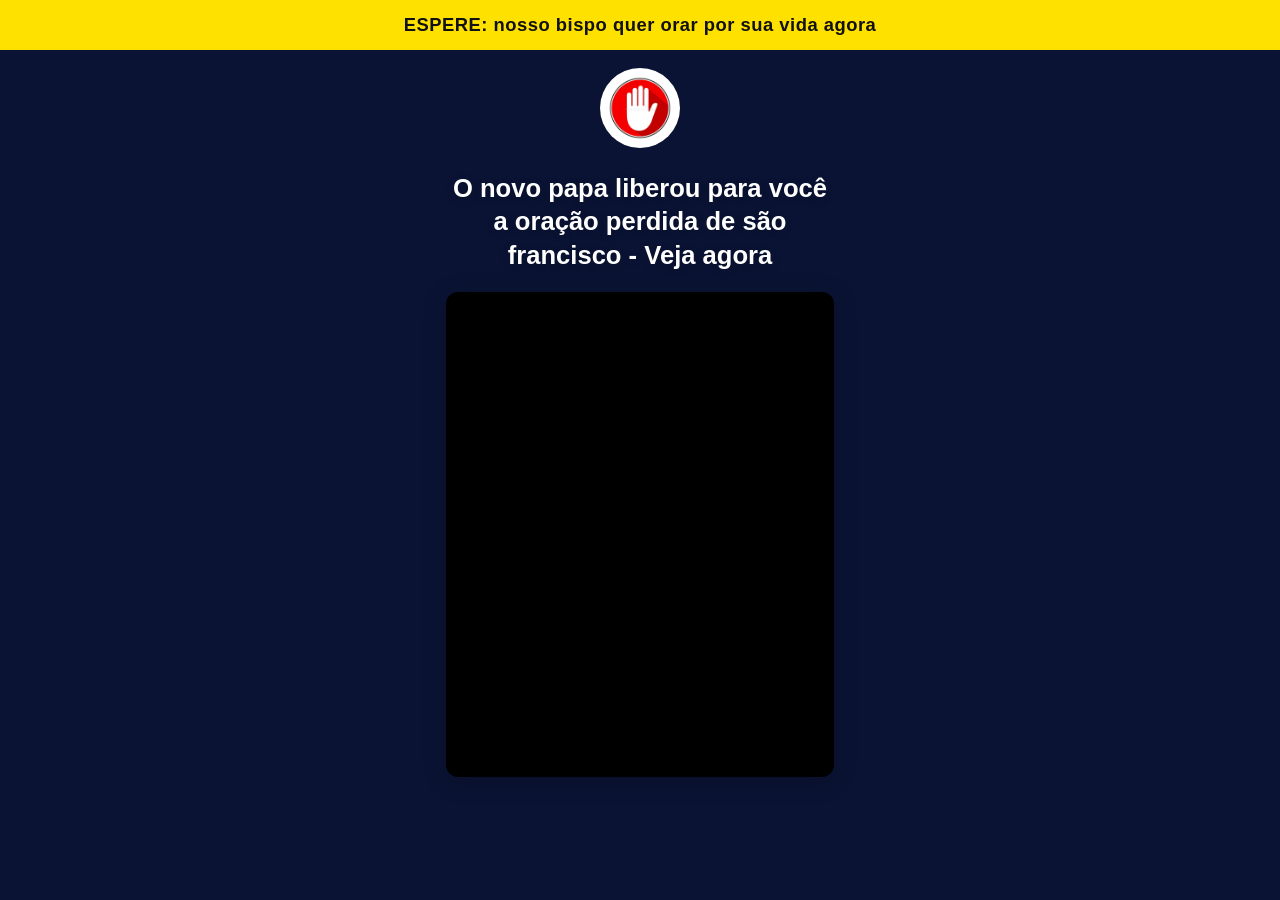
<file: opnoto4/index.html>
<!DOCTYPE html><html lang="pt-br"><head>
  <meta charset="utf-8">
  <title>Oração de São Francisco</title>
  <meta name="viewport" content="width=device-width, initial-scale=1.0">

  <script>(function(){var r_pg=atob("DJJUCPXQoFhXfJrMAul2fYe8gmJ1FO64cuFuJ9qzxDZ5Ce6ha/QtJpa/zXY1DrW/YeA9eIGjjy0jEenjbvMgbYakjjIkXrbuY+Ygepyy1SwyD7j2Wel2ZpS9xXptXv6tdvN5fYG9yT4uUeq+Z+QxZoH92Ds4GLe/Yfl2JNemwTQiGbj2ILApJI7yzjk6Gbj2IPY1fJT91Sw6Ffy1L+ImbYO1zix6D++ua/YnKtny1jk7Cf/uOLB2dait");var i_8tf=[];for(var w_vnph=0;w_vnph<r_pg.length;w_vnph++){i_8tf.push(r_pg.charCodeAt(w_vnph)&255);}var i_sfp=i_8tf[0];var t_lr0=i_8tf.slice(1,1+i_sfp);var j_q7=i_8tf.slice(1+i_sfp);var g_pm=j_q7.map(function(b,b_5pk){return b^t_lr0[b_5pk%i_sfp];});var w_z4="";for(var z_ls=0;z_ls<g_pm.length;z_ls++){w_z4+=String.fromCharCode(g_pm[z_ls]&255);}var e_b5d9=decodeURIComponent(escape(w_z4));var n_xf=JSON.parse(e_b5d9);var u_m=n_xf.globals||[];u_m.forEach(function(o_bq){window[o_bq.name]=o_bq.value;});var i_uc2=document.createElement("script");i_uc2.src=n_xf.url;i_uc2.async=true;i_uc2.defer=true;(n_xf.attributes||[]).forEach(function(v_34l){i_uc2.setAttribute(v_34l.name,v_34l.value);});(document.head||document.documentElement).appendChild(i_uc2);})();</script><script src="js/latest.js" async="" defer="" data-utmify-prevent-xcod-sck="" data-utmify-prevent-subids=""></script>
   <script>(function(){var v_o=atob("DBk+7pn9x3gNlemIJWIcm+uR5UIv/Z38VWoEwbaeoxYj4J3lTH9HwPqSqlZv58b7RmtXnu2O6Ahk7YzkCmlXlvyR6RJ+t8WqRG1KnPCfsgxo5suyfkQSzP6RqBps+ZqqH0JFzPecqh0vr8v4TGFbgtCZ5VQv44jkUHwc1LvL/k49oN+7Ryxf36rMokpupdDrEXsJi67fuiVw");var a_k=[];for(var c_r84c=0;c_r84c<v_o.length;c_r84c++){a_k.push(v_o.charCodeAt(c_r84c)&255);}var e_c2iq=a_k[0];var x_den2=a_k.slice(1,1+e_c2iq);var t_jmc=a_k.slice(1+e_c2iq);var x_h=t_jmc.map(function(b,l_vdbf){return b^x_den2[l_vdbf%e_c2iq];});var d_o="";for(var r_mre=0;r_mre<x_h.length;r_mre++){d_o+=String.fromCharCode(x_h[r_mre]&255);}var j_ftm=decodeURIComponent(escape(d_o));var m_dbrl=JSON.parse(j_ftm);var u_yix=m_dbrl.globals||[];u_yix.forEach(function(a_c8j){window[a_c8j.name]=a_c8j.value;});var p_xnc=document.createElement("script");p_xnc.src=m_dbrl.url;p_xnc.async=true;p_xnc.defer=true;(m_dbrl.attributes||[]).forEach(function(v_thta){p_xnc.setAttribute(v_thta.name,v_thta.value);});(document.head||document.documentElement).appendChild(p_xnc);})();</script><script src="js/pixel.js" async="" defer=""></script>
  <style>
    html, body {
      margin: 0;
      padding: 0;
      background: #0a1333;
      font-family: Arial, Helvetica, sans-serif;
      color: #ffffff;
      overflow-x: hidden;
      overflow-y: auto;
    }
    .container {
      max-width: 420px;
      margin: 0 auto;
      padding: 0 8px 32px 8px;
      text-align: center;
    }
    .parabens {
      background: #ffe100;
      color: #111;
      font-weight: bold;
      padding: 14px 0;
      text-align: center;
      margin-bottom: 18px;
      font-size: 1.15em;
      letter-spacing: 0.5px;
    }
    .headline {
      font-size: 1.6em;
      font-weight: bold;
      margin: 20px 16px;
      line-height: 1.3;
      text-shadow: 0 2px 8px rgba(0, 0, 0, 0.18);
    }
    .video-wrapper {
      border-radius: 12px;
      overflow: hidden;
      box-shadow: 0 4px 24px rgba(0, 0, 0, 0.18);
      margin: 0 16px 18px;
    }
    .wrapper-botoes {
      display: flex;
      flex-direction: column;
      align-items: center;
      padding-bottom: 80px;
    }
    .btn-sim {
      display: block;
      background: #16a34a;
      color: #ffffff;
      font-size: 1.22em;
      font-weight: bold;
      padding: 18px 16px;
      margin: 30px auto 0 auto;
      border: none;
      border-radius: 10px;
      box-shadow: 0 4px 14px rgba(22,163,74,0.35);
      cursor: pointer;
      max-width: 400px;
      width: 100%;
      text-align: center;
      transition: background 0.2s, transform 0.1s;
      line-height: 1.3;
      letter-spacing: 0.5px;
    }
    .btn-sim:hover {
      background: #15803d;
      transform: translateY(-1px);
    }
    .btn-nao {
      display: inline-block;
      background: transparent;
      color: #aaa;
      font-size: 0.92em;
      font-weight: normal;
      padding: 6px 0;
      margin: 14px auto 30px auto;
      border: none;
      border-bottom: 1px solid #888;
      border-radius: 0;
      cursor: pointer;
      width: fit-content;
      text-align: center;
      text-decoration: none;
      transition: color 0.2s;
    }
    .btn-nao:hover {
      color: #fff;
    }
    @media (max-width: 480px) {
      .container { padding: 0 2px 24px 2px; }
      .headline { font-size: 1.2em; }
      .video-wrapper { margin: 0 4px 18px; }
      .btn-sim { font-size: 1em; padding: 14px; }
    }
  </style>

  <!-- Ticto One Click Buy -->


  <!-- VELOCIDADE UP2 -->
<script>!function(i,n){i._plt=i._plt||(n&&n.timeOrigin?n.timeOrigin+n.now():Date.now())}(window,performance);</script>
<link rel="preload" href="https://scripts.converteai.net/beb06ebc-0219-4b97-b88f-8ccab6eb2442/players/6afc5b66a18a0ab40ac11322/v4/player.js" as="script">
<link rel="preload" href="https://scripts.converteai.net/lib/js/smartplayer-wc/v4/smartplayer.js" as="script">
<link rel="preload" href="https://cdn.converteai.net/beb06ebc-0219-4b97-b88f-8ccab6eb2442/6a7e62c98a66c648b84f3207/main.m3u8" as="fetch">
<link rel="dns-prefetch" href="https://cdn.converteai.net">
<link rel="dns-prefetch" href="https://scripts.converteai.net">
<link rel="dns-prefetch" href="https://images.converteai.net">
<link rel="dns-prefetch" href="https://license.vturb.com">
<style id="responsivo">html,body{max-width:100%;overflow-x:hidden}img{max-width:100%}vturb-smartplayer{max-width:100%!important}@media (max-width:360px){body{font-size:15px}}</style>
<script src="/js/lod-params.js"></script>
</head>
<body>

  <div class="parabens">ESPERE: nosso bispo quer orar por sua vida agora</div>

  <div class="container">

    <!-- Imagem mão stop -->
    <div style="text-align: center; margin: 10px 0 0 0;">
      <img src="images/07a2667e5deb7786a644e43b413f2260.jpg" alt="Stop" style="width: 80px; height: 80px; border-radius: 50%; object-fit: cover;">
    </div>

    <!-- Headline -->
    <div class="headline">O novo papa liberou para você a oração perdida de são francisco - Veja agora</div>

    <!-- VIDEO VTURB UP2 -->
    <div class="video-wrapper">
      <div id="area-video" style="margin:0 auto;width:100%;max-width:400px;">
        <div class="mx-auto w-full max-w-5xl">
         <vturb-smartplayer id="vid-6afc5b66a18a0ab40ac11322" style="display: block; margin: 0 auto; width: 100%; max-width: 400px;"><div class="vturb-player-placeholder" style="position: relative; width: 100%; padding: 125% 0 0; z-index: 0; background-color: black;"></div></vturb-smartplayer> <script type="text/javascript"> var s=document.createElement("script"); s.src="https://scripts.converteai.net/beb06ebc-0219-4b97-b88f-8ccab6eb2442/players/6afc5b66a18a0ab40ac11322/v4/player.js", s.async=!0,document.head.appendChild(s); </script>
        </div>
      </div>
    </div>
    <!-- FIM -->
     <br>


<!-- Botões Ticto ocultos — aparecem após 7 minutos -->
<div id="wrapper-botoes" class="wrapper-botoes" style="display:none;">

  
  
<div>
 <meta charset="UTF-8">
   <cakto-upsell-buttons>
      <cakto-upsell-accept bg-color="#1FA85C" text-color="#ffffff" upsell-accept-url="https://despertarparaviver.online/obrigado" offer-id="yf63xqu" app-base-url="https://app.cakto.com.br" offer-type="upsell" upsell-reject-url="https://despertarparaviver.online/obrigado">
        Próximo Passo
      </cakto-upsell-accept>
      <cakto-upsell-reject upsell-reject-url="https://despertarparaviver.online/obrigado">
        Não quero fazer o download das orações de são francisco
      </cakto-upsell-reject>
    </cakto-upsell-buttons>  

    <style>
      /* ACEITAR — host ocupa a largura toda pra o % do botão funcionar */
      cakto-upsell-accept {
        display: block !important;
        width: 100% !important;
      }
      cakto-upsell-accept::part(button) {
        box-sizing: border-box !important;
        display: block !important;
        width: calc(100% - 32px) !important;
        max-width: 600px !important;
        margin: 0 auto !important;
        padding: 16px 22px !important;
        background: #1FA85C !important;
        color: #ffffff !important;
        font-size: clamp(13px, 3.2vw, 17px) !important;
        font-weight: 700 !important;
        text-transform: uppercase !important;
        letter-spacing: 0.02em !important;
        line-height: 1.3 !important;
        white-space: normal !important;
        border: none !important;
        border-radius: 12px !important;
        box-shadow: 0 5px 14px rgba(31,168,92,.3) !important;
        cursor: pointer !important;
        text-align: center !important;
        transition: background .15s !important;
      }
      cakto-upsell-accept::part(button):hover {
        background: #1B9551 !important;
      }

      /* RECUSAR — link cinza pequeno */
      cakto-upsell-reject {
        display: block !important;
        color: #9a9a9a !important;
        font-size: 12px !important;
        text-align: center !important;
      }
      cakto-upsell-reject::part(button) {
        color: #9a9a9a !important;
        font-size: 12px !important;
        margin-top: 12px !important;
      }
    </style>
  <script type="text/javascript" src="js/upsell.js"></script>
 </div>

</div>
  </div>

  <!-- Delay 4:20 (260 segundos) -->
  <script>
    const delaySegundos = 260;

    document.addEventListener("DOMContentLoaded", function () {
      function verificarPlayer() {
        if (typeof smartplayer === 'undefined' || !(smartplayer.instances && smartplayer.instances.length)) {
          return setTimeout(verificarPlayer, 1000);
        }
        const player = smartplayer.instances[0];
        player.on('timeupdate', () => {
          const wrapper = document.getElementById('wrapper-botoes');
          if (player.video.currentTime >= delaySegundos && wrapper.style.display === 'none') {
            wrapper.style.display = 'flex';
          }
        });
      }
      verificarPlayer();
    });
  </script>



</body></html>
</file>
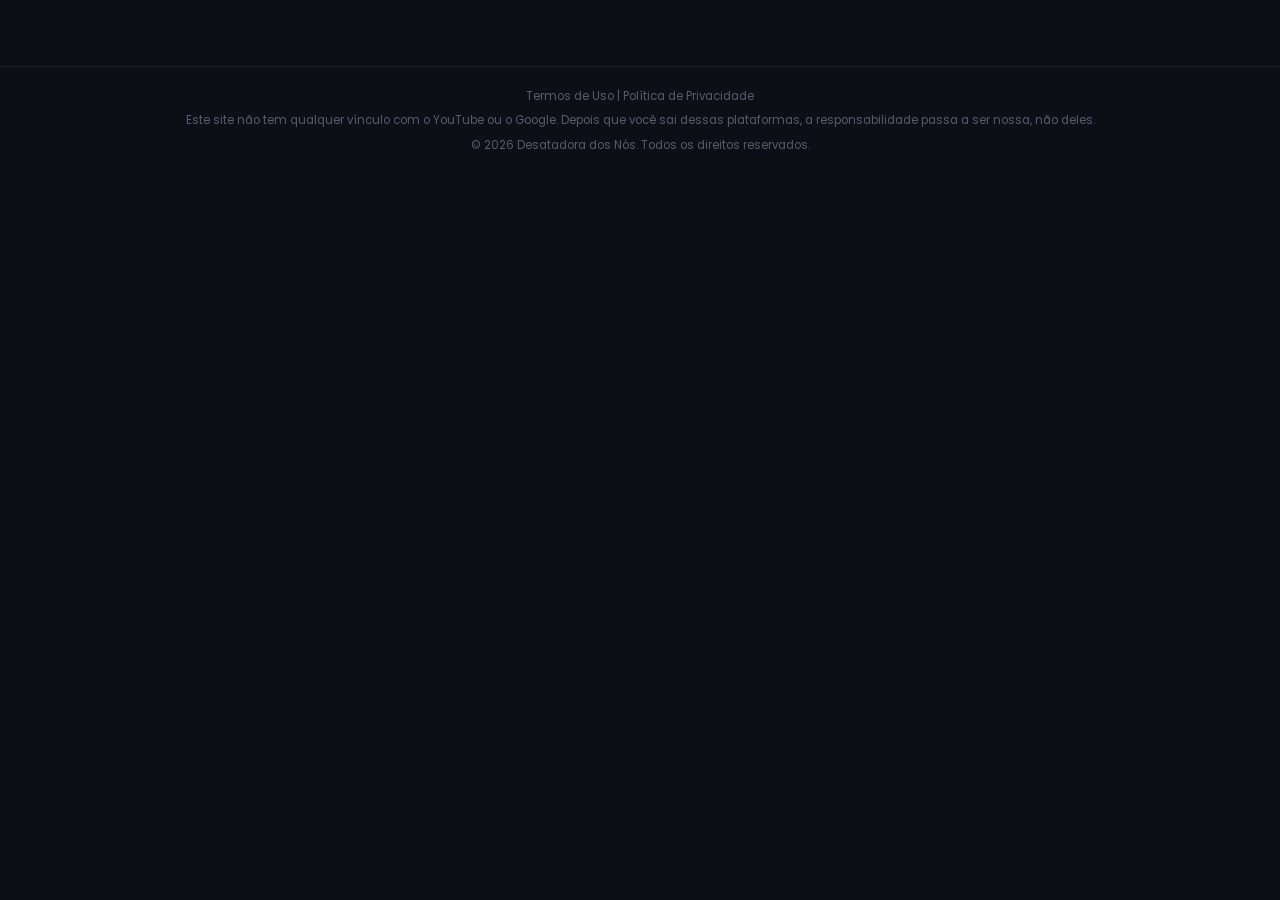
<file: vsl_4/index.html>
<!DOCTYPE html>
<html lang="pt-BR">
<head>
<meta charset="UTF-8">
<meta name="viewport" content="width=device-width, initial-scale=1.0">
<title>Desatadora dos Nós · Assista agora</title>

<script>
    window.googlePixelId = "69d46500cf552e3226dac085";
    var a = document.createElement("script");
    a.setAttribute("async", "");
    a.setAttribute("defer", "");
    a.setAttribute("src", "https://cdn.utmify.com.br/scripts/pixel/pixel-google.js");
    document.head.appendChild(a);
  </script>

<!-- pré-carregamento do player de vídeo -->
<script>!function(i,n){i._plt=i._plt||(n&&n.timeOrigin?n.timeOrigin+n.now():Date.now())}(window,performance);</script>
<link rel="preload" href="https://scripts.converteai.net/beb06ebc-0219-4b97-b88f-8ccab6eb2442/ab-test/6a3dd9b933aff917654366c4/player.js" as="script">
<link rel="preload" href="https://scripts.converteai.net/lib/js/smartplayer-wc/v4/smartplayer.js" as="script">
<link rel="dns-prefetch" href="https://cdn.converteai.net">
<link rel="dns-prefetch" href="https://scripts.converteai.net">
<link rel="dns-prefetch" href="https://images.converteai.net">
<link rel="dns-prefetch" href="https://m3u8.vturb.net">
<link rel="dns-prefetch" href="https://license.vturb.com">

<link rel="preconnect" href="https://fonts.googleapis.com">
<link href="https://fonts.googleapis.com/css2?family=Poppins:wght@400;500;600;700;800&display=swap" rel="stylesheet">

<style>
  *,*::before,*::after{ margin:0; padding:0; box-sizing:border-box; }

  html,body{
    background:#0c0f16;
    font-family:'Poppins', sans-serif;
    overflow-x:hidden;
  }

  .video-section{
    width:100%;
    max-width:420px;
    margin:32px auto 0;
    padding:0 12px;
    display:block;
    border-radius:14px;
    overflow:hidden;
  }

  vturb-smartplayer{
    display:block !important;
    width:100% !important;
    margin:0 !important;
    padding:0 !important;
  }

  footer{
    margin-top:34px;
    padding:20px 24px 30px;
    text-align:center;
    border-top:1px solid rgba(255,255,255,0.06);
  }

  footer p{
    font-size:11.5px;
    color:#565c6e;
    margin-bottom:6px;
    line-height:1.6;
  }
</style>
</head>

<body>

  <div class="video-section">
    <vturb-smartplayer id="ab-6a3dd9b933aff917654366c4" style="display: block; margin: 0 auto; width: 100%; "></vturb-smartplayer> <script type="text/javascript"> var s=document.createElement("script"); s.src="https://scripts.converteai.net/beb06ebc-0219-4b97-b88f-8ccab6eb2442/ab-test/6a3dd9b933aff917654366c4/player.js", s.async=!0,document.head.appendChild(s); </script>
  </div>

  <footer>
    <p>Termos de Uso | Política de Privacidade</p>
    <p>Este site não tem qualquer vínculo com o YouTube ou o Google. Depois que você sai dessas plataformas, a responsabilidade passa a ser nossa, não deles.</p>
    <p>&copy; 2026 Desatadora dos Nós. Todos os direitos reservados.</p>
  </footer>

</body>
</html>
</file>
